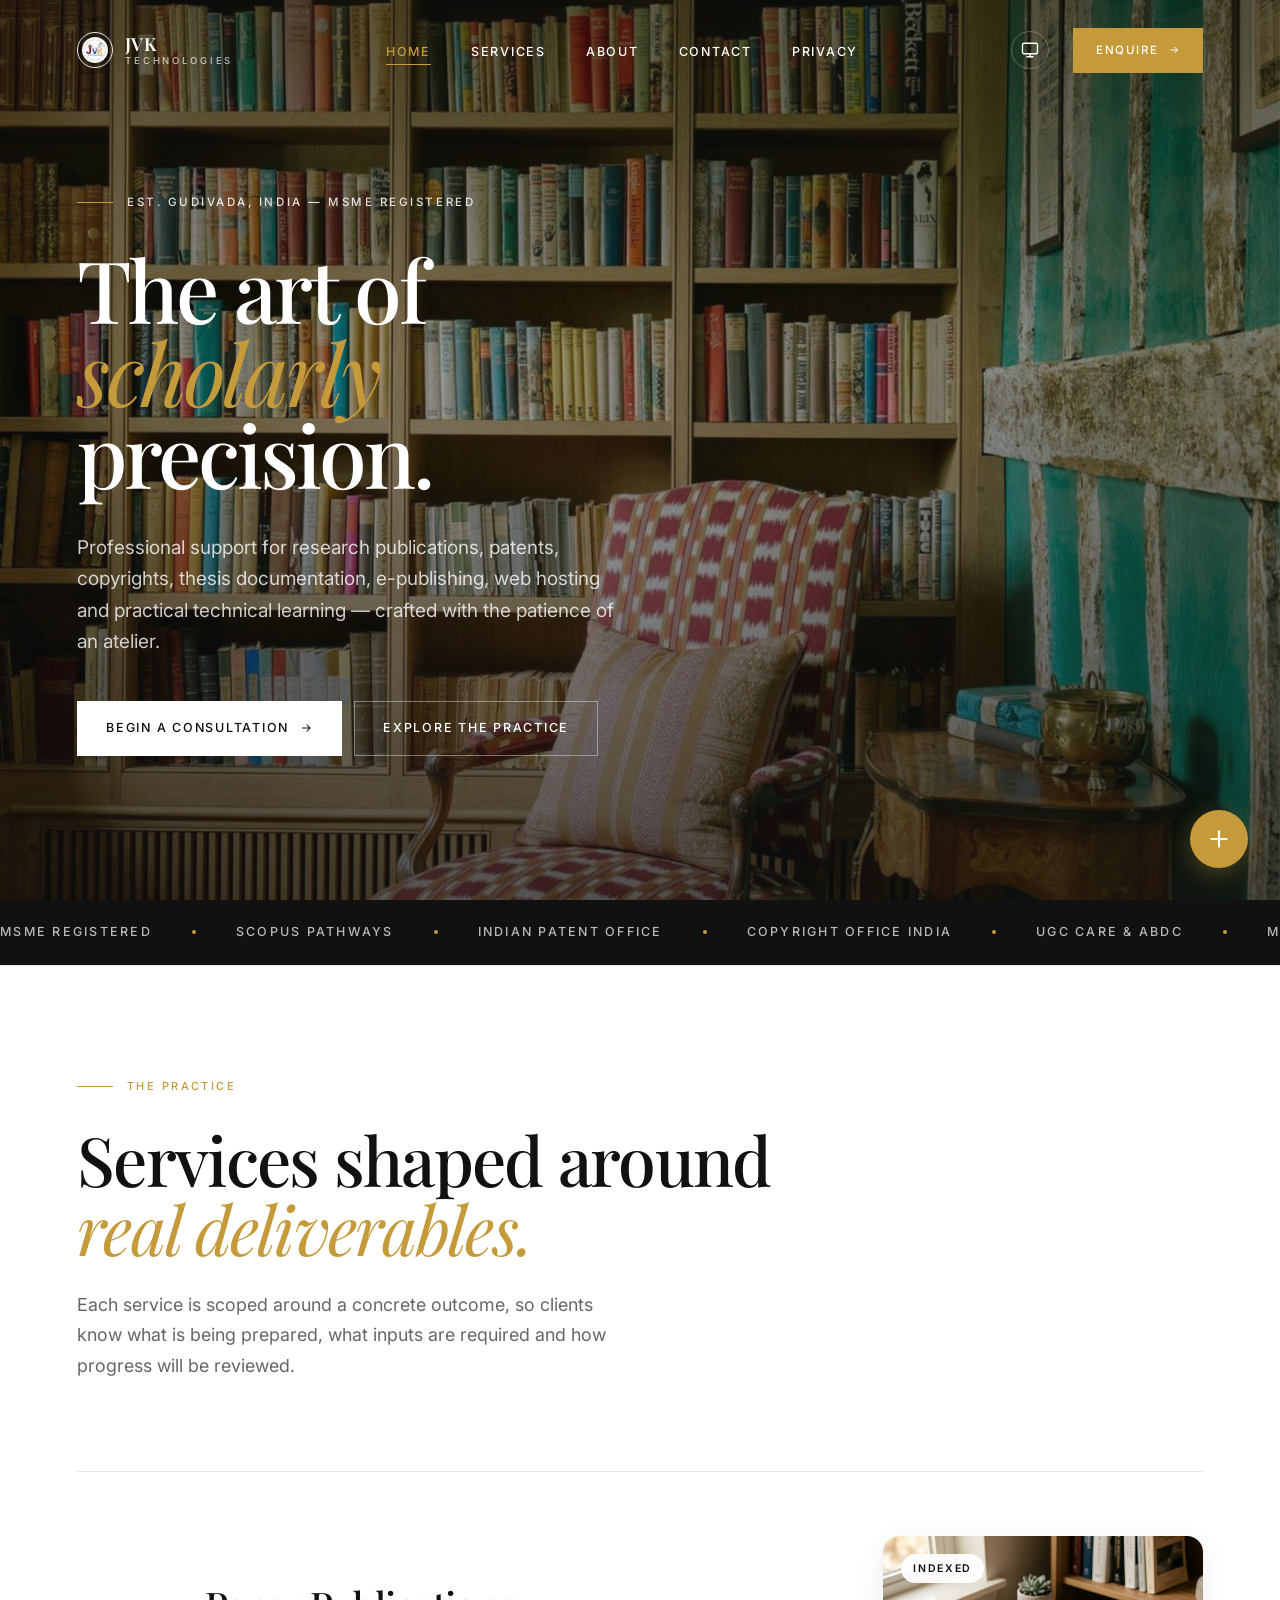
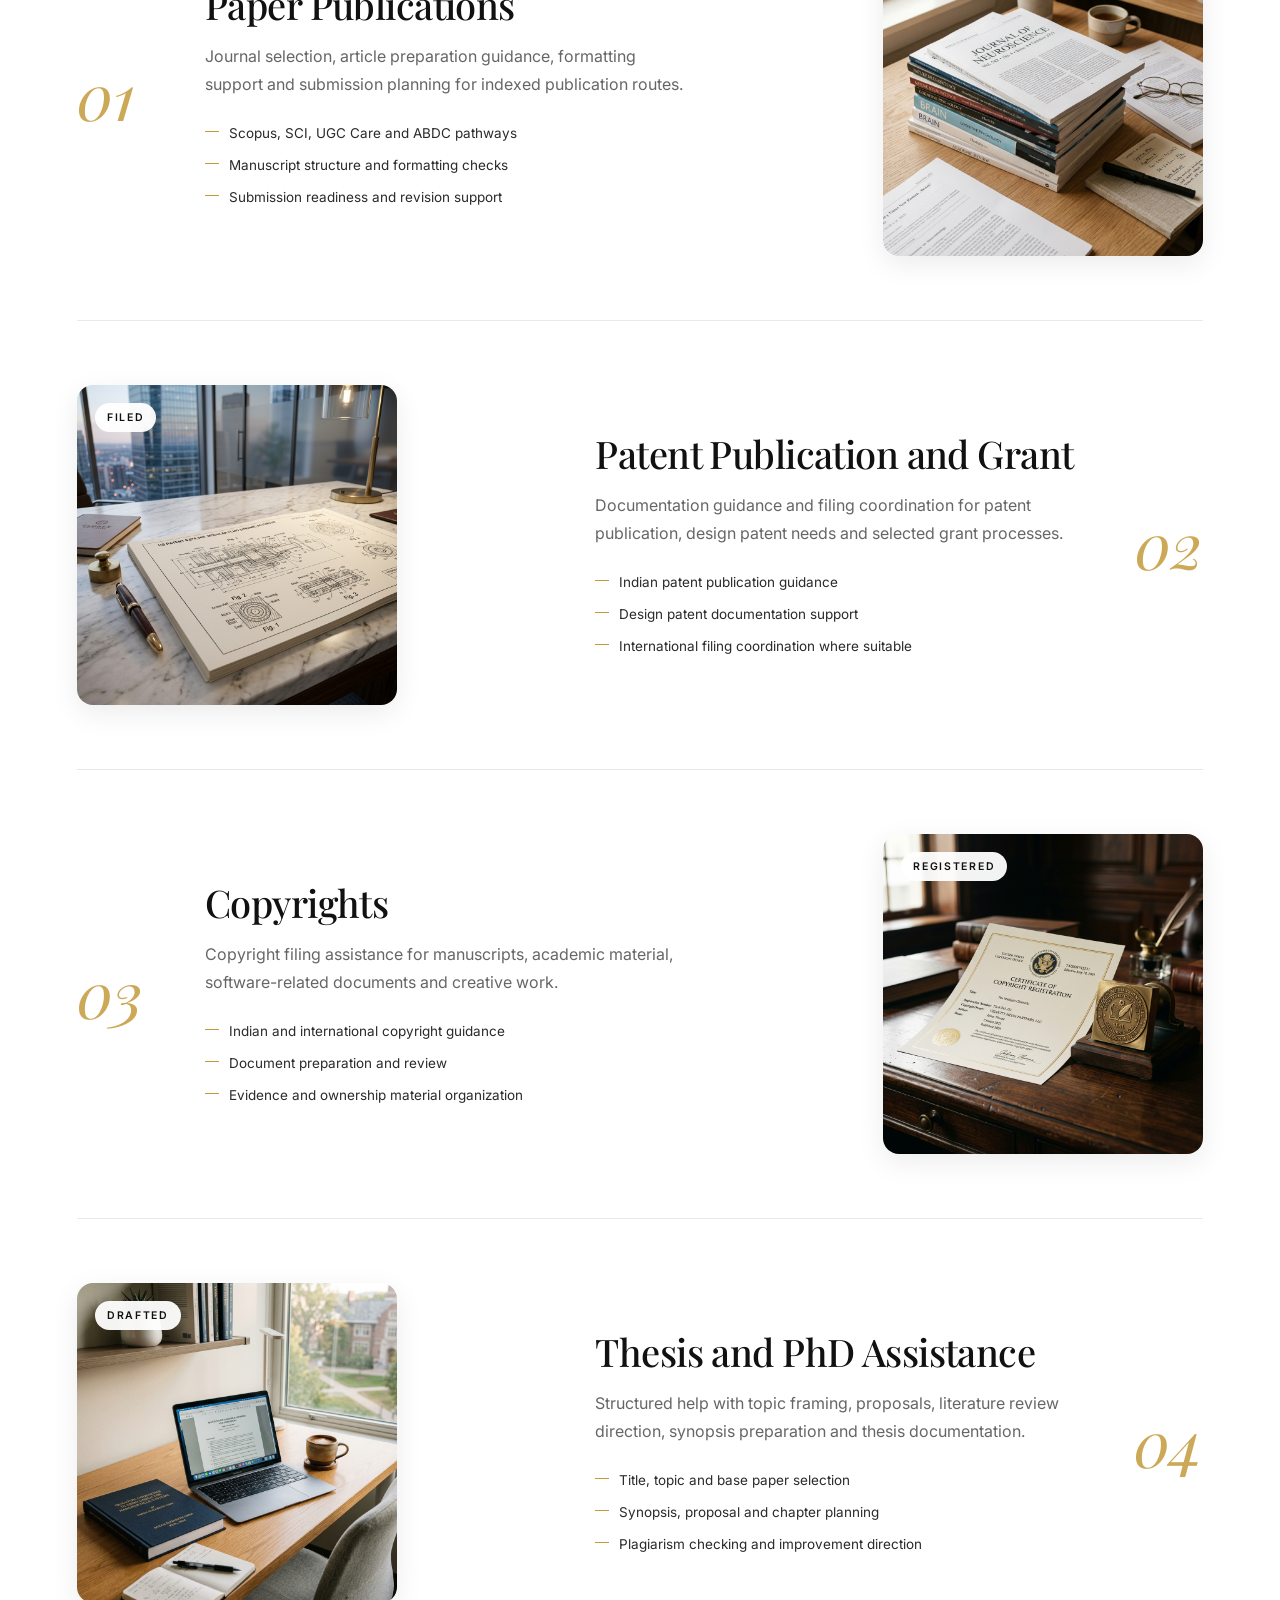
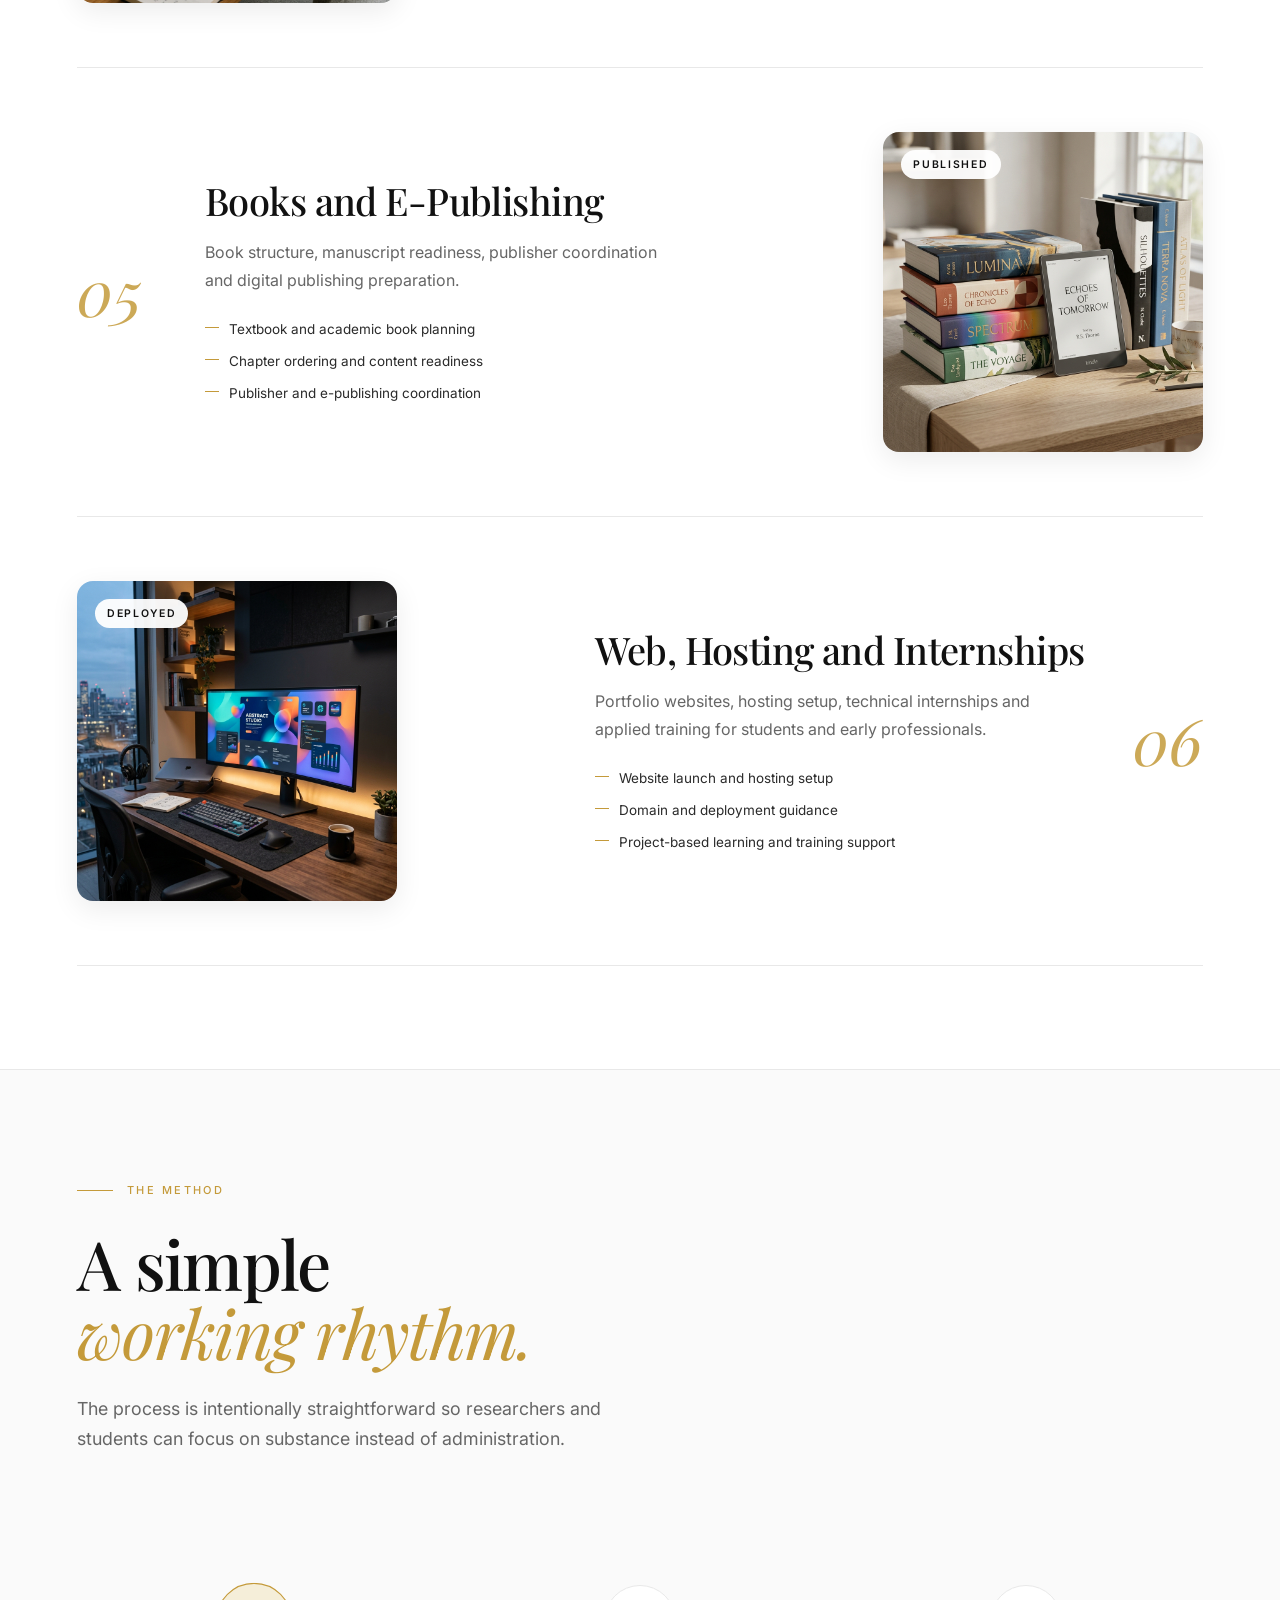
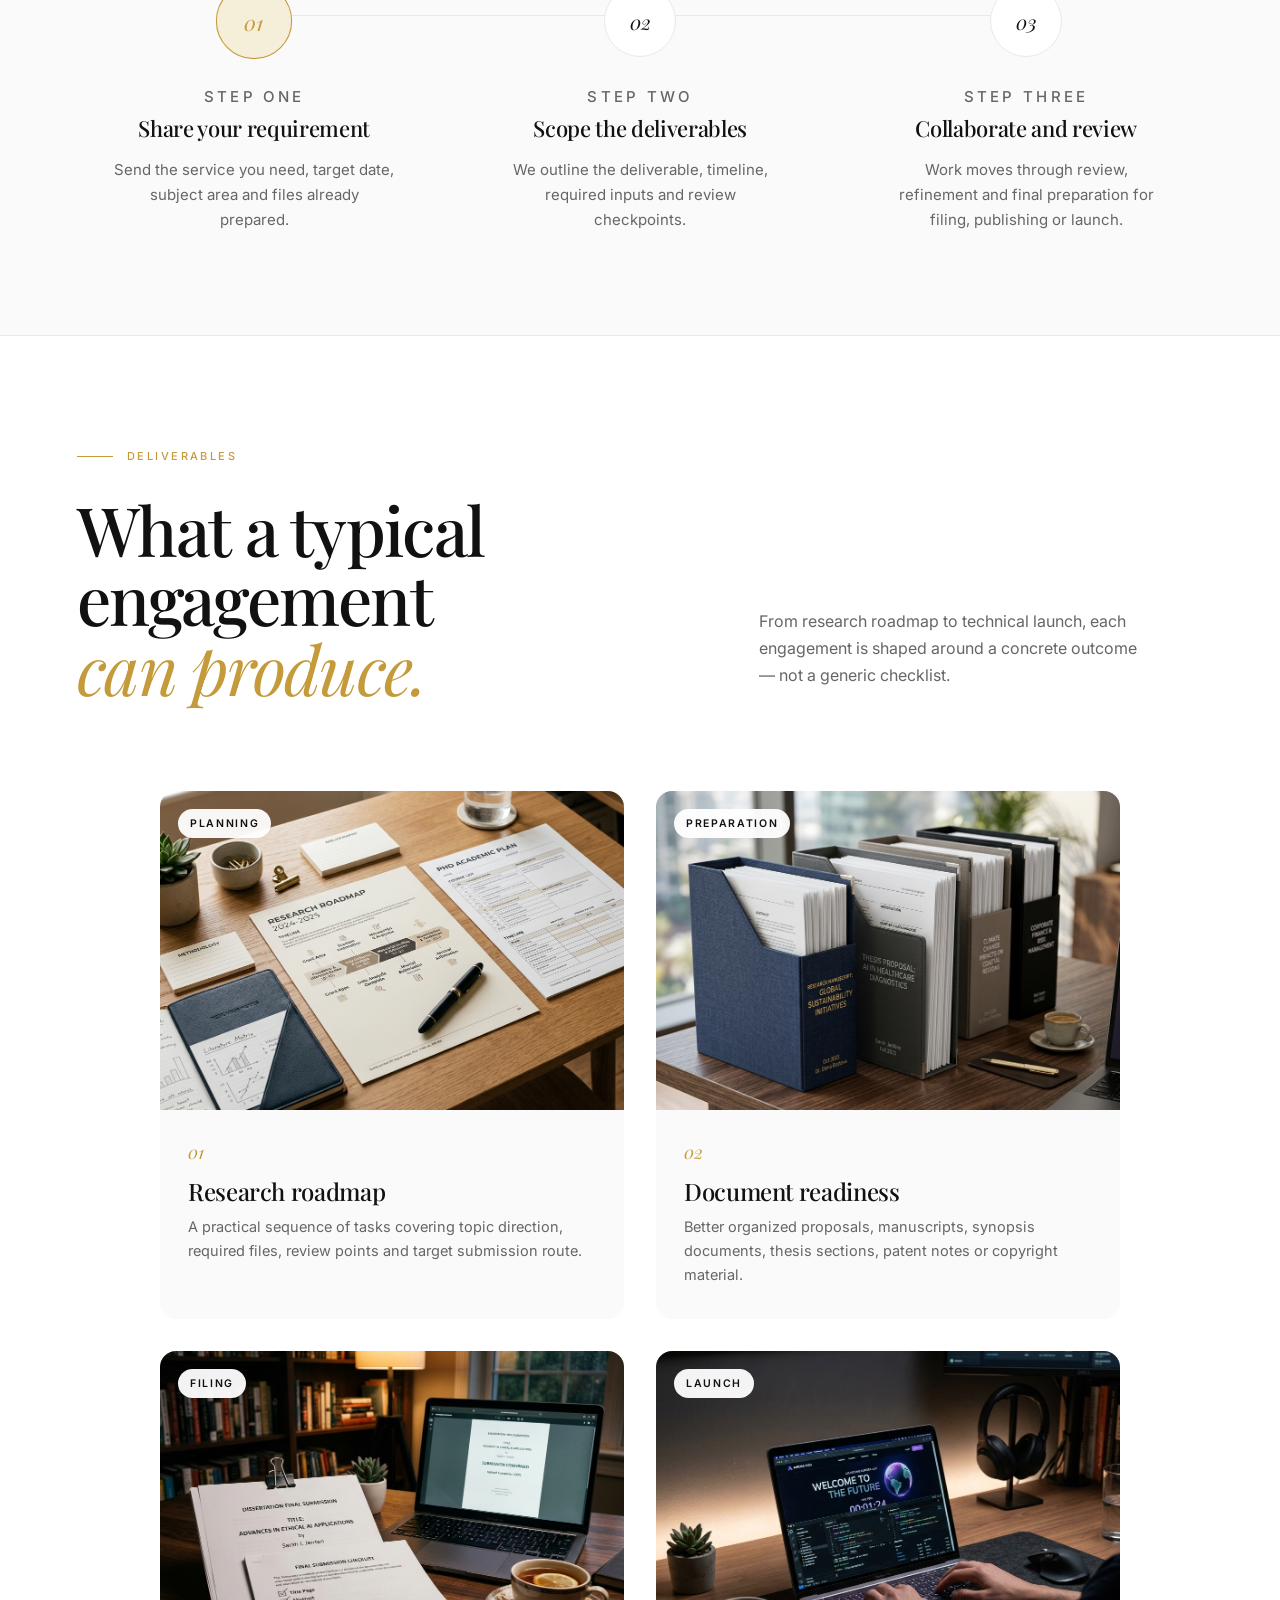
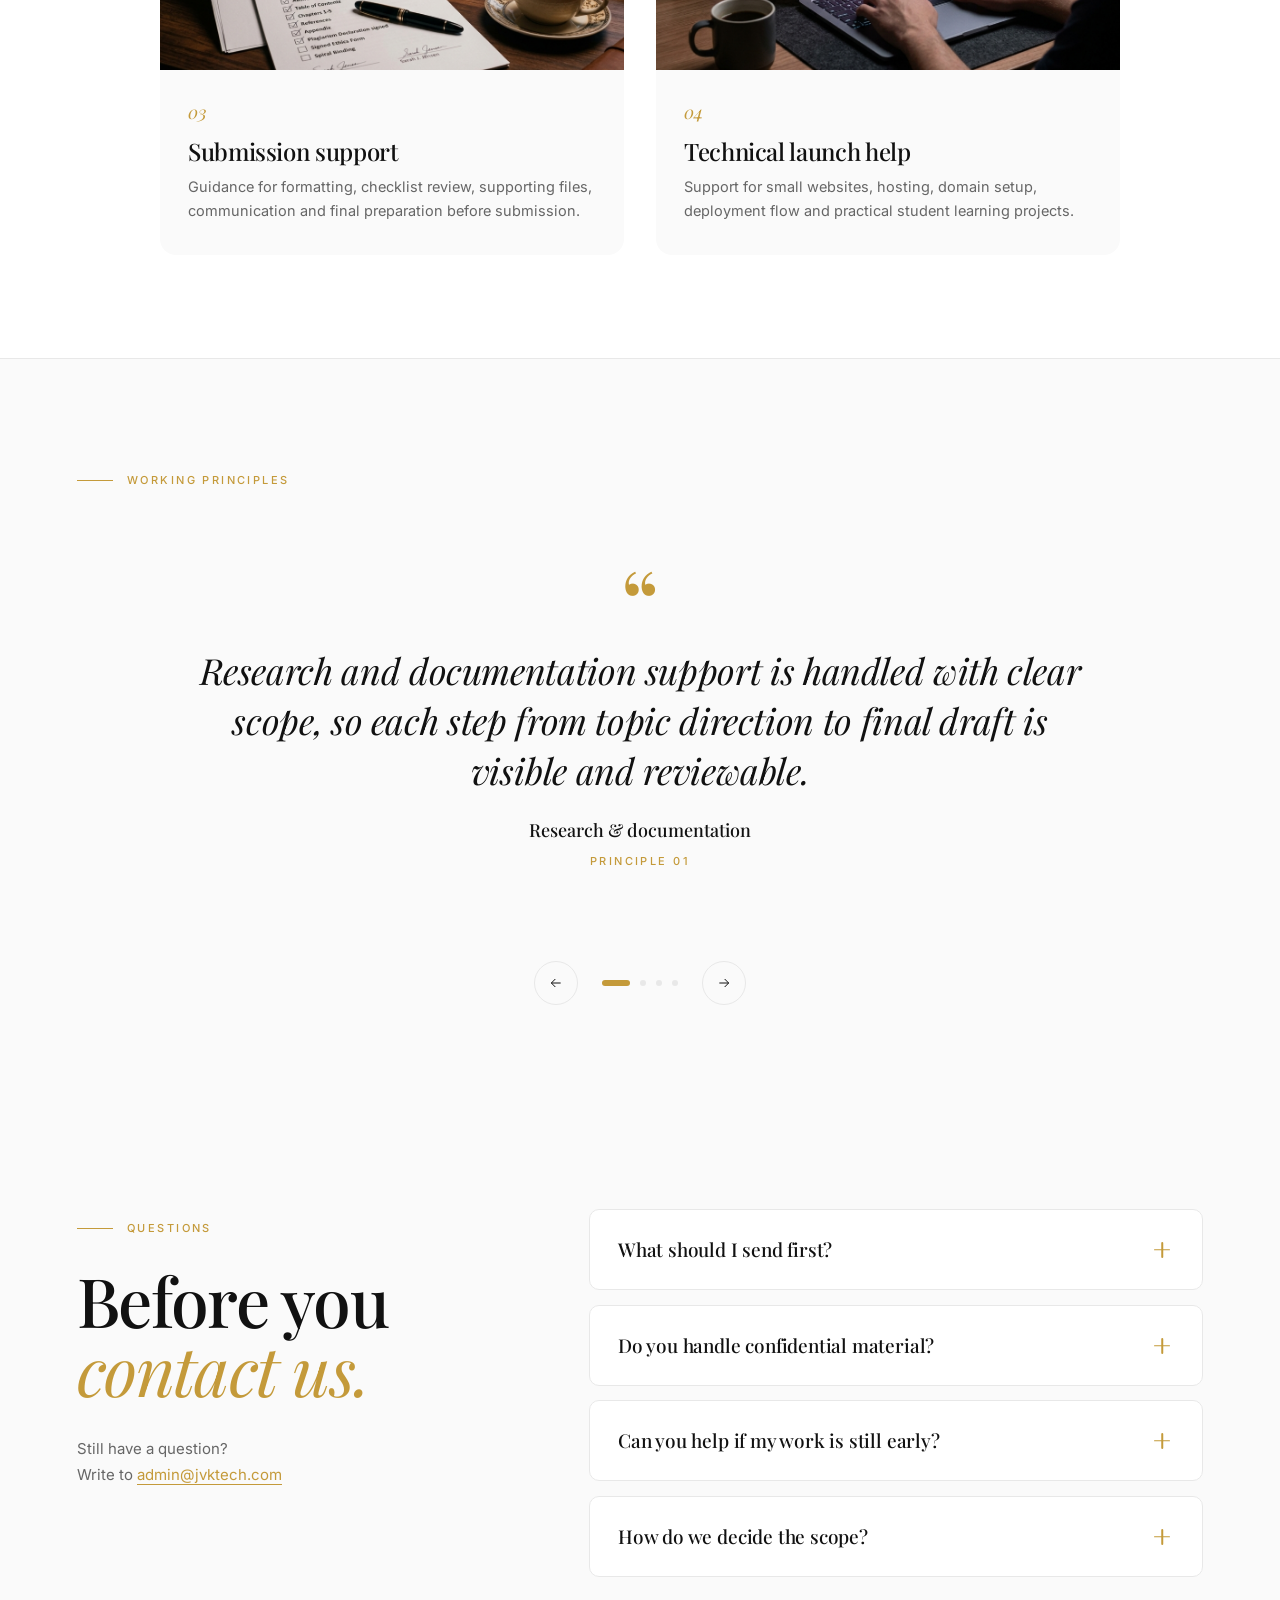
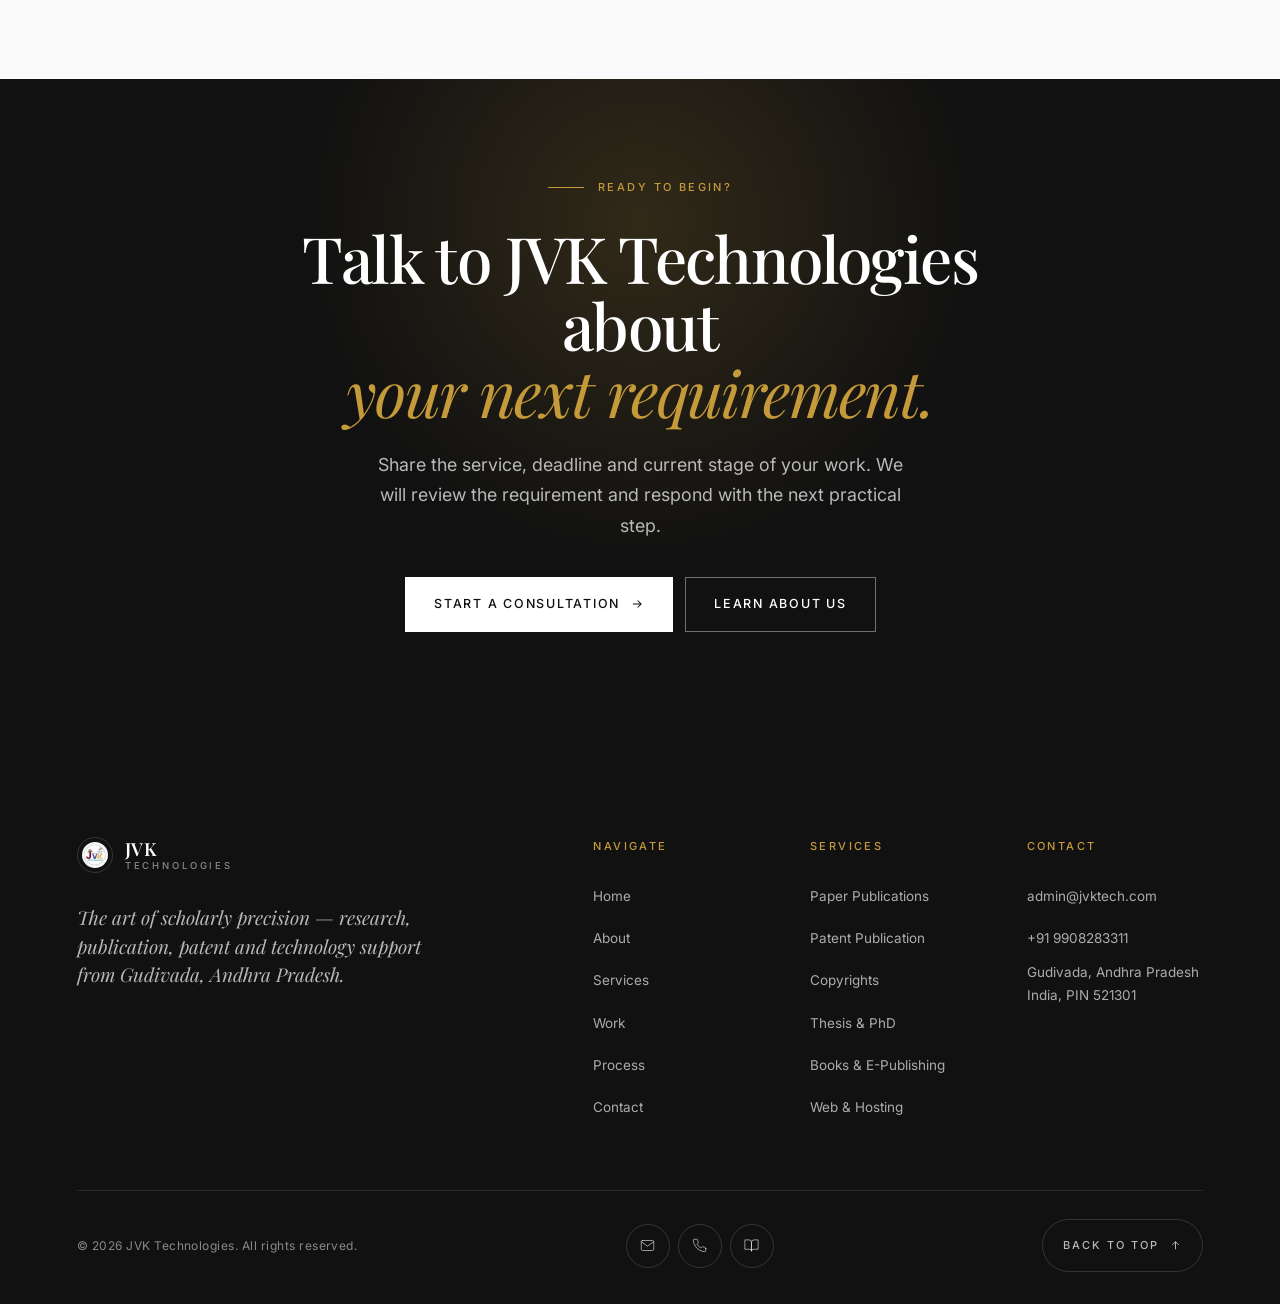
<file: index.html>
<!doctype html>
<html lang="en">

<head>
  <meta charset="utf-8">
  <meta name="viewport" content="width=device-width, initial-scale=1">
  <title>JVK Technologies — Research, Publishing &amp; Patent Support</title>
  <meta name="description"
    content="JVK Technologies helps scholars, researchers, students and institutions with publications, patents, copyrights, thesis support, plagiarism checks and technical training.">
  <meta name="keywords"
    content="JVK Technologies, research publication support, patent support India, copyright registration, thesis assistance, PhD support, plagiarism checking, academic publishing, web hosting Gudivada">
  <meta name="robots" content="index, follow">
  <meta name="author" content="JVK Technologies">
  <link rel="canonical" href="https://jvktech.com/">
  <meta property="og:type" content="website">
  <meta property="og:site_name" content="JVK Technologies">
  <meta property="og:title" content="JVK Technologies — Research, Publishing &amp; Patent Support">
  <meta property="og:description"
    content="Academic publication, patent, copyright, thesis, e-publishing, web hosting and technical training support from JVK Technologies.">
  <meta property="og:url" content="https://jvktech.com/">
  <meta property="og:image" content="https://jvktech.com/images/library-1.jpg">
  <meta name="twitter:card" content="summary_large_image">
  <meta name="twitter:title" content="JVK Technologies — Research, Publishing &amp; Patent Support">
  <meta name="twitter:description"
    content="Support for research publications, patents, copyrights, thesis documentation, e-publishing and technical services.">
  <meta name="twitter:image" content="https://jvktech.com/images/library-1.jpg">
  <link rel="icon" href="assets/jvk-logo.png">
  <link rel="preconnect" href="https://fonts.googleapis.com">
  <link rel="preconnect" href="https://fonts.gstatic.com" crossorigin>
  <link rel="stylesheet"
    href="https://fonts.googleapis.com/css2?family=Playfair+Display:ital,wght@0,400;0,500;0,600;0,700;0,800;0,900;1,400;1,500;1,600&family=Inter:wght@300;400;500;600;700&display=swap">
  <link rel="stylesheet" href="css/style.css">
  <link rel="stylesheet" href="css/animations.css">
  <link rel="stylesheet" href="css/responsive.css">
  <script>!function () { var t = localStorage.getItem('jvk-theme') || 'system'; var e = t === 'system' ? (matchMedia('(prefers-color-scheme:dark)').matches ? 'dark' : 'light') : t; document.documentElement.setAttribute('data-theme', e) }()</script>
  <script type="application/ld+json">
      {
        "@context": "https://schema.org",
        "@type": "ProfessionalService",
        "name": "JVK Technologies",
        "url": "https://jvktech.com/",
        "logo": "https://jvktech.com/assets/jvk-logo.png",
        "description": "JVK Technologies provides academic publication support, patent and copyright assistance, thesis guidance, e-publishing, web hosting and technical training.",
        "email": "admin@jvktech.com",
        "telephone": "+91-9908283311",
        "address": {
          "@type": "PostalAddress",
          "addressLocality": "Gudivada",
          "addressRegion": "Andhra Pradesh",
          "postalCode": "521301",
          "addressCountry": "IN"
        },
        "areaServed": "IN",
        "sameAs": ["https://books.jvktech.com/"],
        "hasOfferCatalog": {
          "@type": "OfferCatalog",
          "name": "JVK Technologies services",
          "itemListElement": [
            { "@type": "Offer", "itemOffered": { "@type": "Service", "name": "Research publication support" } },
            { "@type": "Offer", "itemOffered": { "@type": "Service", "name": "Patent publication and grant support" } },
            { "@type": "Offer", "itemOffered": { "@type": "Service", "name": "Copyright registration support" } },
            { "@type": "Offer", "itemOffered": { "@type": "Service", "name": "Thesis and PhD assistance" } },
            { "@type": "Offer", "itemOffered": { "@type": "Service", "name": "Web hosting and technical training" } }
          ]
        }
      }
    </script>
</head>

<body>

  <!-- ============== PAGE LOADER ============== -->
  <div class="page-loader" id="pageLoader" aria-hidden="true">
    <div class="loader-inner">
      <div class="loader-mark">
        <span class="loader-line"></span>
        <span class="loader-line"></span>
      </div>
      <p class="loader-text">JVK Technologies</p>
    </div>
  </div>



  <!-- ============== HEADER / NAVIGATION ============== -->
  <header class="site-header" id="siteHeader">
    <div class="header-inner">
      <a href="index.html" class="brand" aria-label="JVK Technologies home" data-magnetic>
        <span class="brand-mark">
          <img src="assets/jvk-logo.png" alt="JVK Technologies" width="28" height="28">
        </span>
        <span class="brand-text">
          <span class="brand-name">JVK</span>
          <span class="brand-sub">Technologies</span>
        </span>
      </a>

      <nav class="primary-nav" id="primaryNav" aria-label="Primary">
        <ul class="nav-list">
          <li><a href="index.html" class="nav-link" data-navlink aria-current="page">Home<span
                class="nav-underline"></span></a></li>
          <li class="has-mega">
            <a href="index.html#services" class="nav-link" data-navlink>Services<span class="nav-underline"></span></a>
            <!-- Mega menu -->
            <div class="mega-menu" aria-hidden="true">
              <div class="mega-inner">
                <div class="mega-col">
                  <p class="mega-label">Academic</p>
                  <a href="index.html#services" class="mega-item">
                    <span class="mega-num">01</span>
                    <span class="mega-name">Paper Publications</span>
                  </a>
                  <a href="index.html#services" class="mega-item">
                    <span class="mega-num">02</span>
                    <span class="mega-name">Thesis &amp; PhD</span>
                  </a>
                  <a href="index.html#services" class="mega-item">
                    <span class="mega-num">03</span>
                    <span class="mega-name">Books &amp; E-Publishing</span>
                  </a>
                </div>
                <div class="mega-col">
                  <p class="mega-label">Intellectual Property</p>
                  <a href="index.html#services" class="mega-item">
                    <span class="mega-num">04</span>
                    <span class="mega-name">Patent Publication</span>
                  </a>
                  <a href="index.html#services" class="mega-item">
                    <span class="mega-num">05</span>
                    <span class="mega-name">Copyrights</span>
                  </a>
                </div>
                <div class="mega-col">
                  <p class="mega-label">Technology</p>
                  <a href="index.html#services" class="mega-item">
                    <span class="mega-num">06</span>
                    <span class="mega-name">Web, Hosting &amp; Internships</span>
                  </a>
                </div>
                <div class="mega-cta">
                  <p class="mega-cta-label">Begin a conversation</p>
                  <a href="contact.html" class="mega-cta-link">
                    Start a consultation
                    <svg width="14" height="14" viewBox="0 0 24 24" fill="none" stroke="currentColor"
                      stroke-width="1.6">
                      <path d="M5 12h14M13 6l6 6-6 6" />
                    </svg>
                  </a>
                </div>
              </div>
            </div>
          </li>
          <li><a href="about.html" class="nav-link" data-navlink>About<span class="nav-underline"></span></a></li>
          <li><a href="contact.html" class="nav-link" data-navlink>Contact<span class="nav-underline"></span></a></li>
          <li><a href="privacy-policy.html" class="nav-link" data-navlink>Privacy<span class="nav-underline"></span></a>
          </li>
        </ul>
      </nav>

      <div class="header-cta">
        <button class="theme-toggle" id="themeToggle" type="button" aria-label="Toggle theme">
          <svg class="icon-sun" viewBox="0 0 24 24" fill="none" stroke="currentColor" stroke-width="1.8"
            stroke-linecap="round" stroke-linejoin="round">
            <circle cx="12" cy="12" r="5" />
            <line x1="12" y1="1" x2="12" y2="3" />
            <line x1="12" y1="21" x2="12" y2="23" />
            <line x1="4.22" y1="4.22" x2="5.64" y2="5.64" />
            <line x1="18.36" y1="18.36" x2="19.78" y2="19.78" />
            <line x1="1" y1="12" x2="3" y2="12" />
            <line x1="21" y1="12" x2="23" y2="12" />
            <line x1="4.22" y1="19.78" x2="5.64" y2="18.36" />
            <line x1="18.36" y1="5.64" x2="19.78" y2="4.22" />
          </svg>
          <svg class="icon-moon" viewBox="0 0 24 24" fill="none" stroke="currentColor" stroke-width="1.8"
            stroke-linecap="round" stroke-linejoin="round">
            <path d="M21 12.79A9 9 0 1111.21 3 7 7 0 0021 12.79z" />
          </svg>
          <svg class="icon-system" viewBox="0 0 24 24" fill="none" stroke="currentColor" stroke-width="1.8"
            stroke-linecap="round" stroke-linejoin="round">
            <rect x="2" y="3" width="20" height="14" rx="2" ry="2" />
            <line x1="8" y1="21" x2="16" y2="21" />
            <line x1="12" y1="17" x2="12" y2="21" />
          </svg>
        </button>
        <a href="contact.html" class="btn btn-gold btn-magnetic" data-magnetic>
          <span>Enquire</span>
          <svg width="12" height="12" viewBox="0 0 24 24" fill="none" stroke="currentColor" stroke-width="2">
            <path d="M5 12h14M13 6l6 6-6 6" />
          </svg>
        </a>
      </div>

      <button class="menu-toggle" id="menuToggle" type="button" aria-expanded="false" aria-controls="mobileMenu"
        aria-label="Open menu">
        <span></span><span></span>
      </button>
    </div>
  </header>

  <!-- ============== MOBILE MENU ============== -->
  <div class="mobile-menu" id="mobileMenu" aria-hidden="true">
    <div class="mobile-menu-inner">
      <nav class="mobile-nav" aria-label="Mobile">
        <a href="index.html">Home</a>
        <a href="about.html">About</a>
        <a href="index.html#services">Services</a>
        <a href="contact.html">Contact</a>
        <a href="privacy-policy.html">Privacy</a>
        <a href="contact.html" class="mobile-cta">Enquire</a>
      </nav>
      <div class="mobile-meta">
        <a href="mailto:admin@jvktech.com">admin@jvktech.com</a>
        <a href="tel:+919908283311">+91 9908283311</a>
        <p>Gudivada, Andhra Pradesh, India</p>
      </div>
    </div>
  </div>

  <main id="top">

    <!-- ============== HERO ============== -->
    <section class="hero" id="hero">
      <div class="hero-media">
        <img src="images/library-1.jpg" alt="Elegant library interior" class="hero-image" data-parallax="0.15">
        <div class="hero-overlay"></div>
      </div>
      <div class="hero-grain" aria-hidden="true"></div>

      <div class="hero-content">
        <p class="hero-eyebrow" data-reveal>
          <span class="eyebrow-line"></span>
          Est. Gudivada, India — MSME Registered
        </p>
        <h1 class="hero-title">
          <span class="title-line" data-reveal-line="0">The art of</span>
          <span class="title-line title-serif" data-reveal-line="1">scholarly</span>
          <span class="title-line" data-reveal-line="2">precision.</span>
        </h1>
        <p class="hero-copy" data-reveal>
          Professional support for research publications, patents, copyrights, thesis documentation, e-publishing, web
          hosting and practical technical learning — crafted with the patience of an atelier.
        </p>
        <div class="hero-actions" data-reveal>
          <a href="contact.html" class="btn btn-dark btn-magnetic" data-magnetic>
            <span>Begin a consultation</span>
            <svg width="14" height="14" viewBox="0 0 24 24" fill="none" stroke="currentColor" stroke-width="1.8">
              <path d="M5 12h14M13 6l6 6-6 6" />
            </svg>
          </a>
          <a href="#services" class="btn btn-ghost btn-magnetic" data-magnetic>
            <span>Explore the practice</span>
          </a>
        </div>
      </div>


    </section>

    <!-- ============== CREDENTIALS STRIP ============== -->
    <section class="credentials" aria-label="Credentials">
      <div class="credentials-track">
        <span>MSME Registered</span><span class="cred-dot"></span>
        <span>Scopus Pathways</span><span class="cred-dot"></span>
        <span>Indian Patent Office</span><span class="cred-dot"></span>
        <span>Copyright Office India</span><span class="cred-dot"></span>
        <span>UGC Care &amp; ABDC</span><span class="cred-dot"></span>
        <span>MSME Registered</span><span class="cred-dot"></span>
        <span>Scopus Pathways</span><span class="cred-dot"></span>
        <span>Indian Patent Office</span><span class="cred-dot"></span>
        <span>Copyright Office India</span><span class="cred-dot"></span>
        <span>UGC Care &amp; ABDC</span><span class="cred-dot"></span>
      </div>
    </section>

    <!-- ============== SERVICES ============== -->
    <section class="services" id="services">
      <div class="container">
        <div class="services-head">
          <p class="section-eyebrow" data-reveal>
            <span class="eyebrow-line"></span>
            The Practice
          </p>
          <h2 class="display-heading" data-reveal>
            Services shaped around<br>
            <em>real deliverables.</em>
          </h2>
          <p class="section-lead" data-reveal>
            Each service is scoped around a concrete outcome, so clients know what is being prepared, what inputs are
            required and how progress will be reviewed.
          </p>
        </div>

        <div class="services-list">

          <article class="service-item" data-reveal>
            <div class="service-index"><span>01</span></div>
            <div class="service-content">
              <h3 class="service-title">Paper Publications</h3>
              <p class="service-desc">Journal selection, article preparation guidance, formatting support and submission
                planning for indexed publication routes.</p>
              <ul class="service-meta">
                <li>Scopus, SCI, UGC Care and ABDC pathways</li>
                <li>Manuscript structure and formatting checks</li>
                <li>Submission readiness and revision support</li>
              </ul>
            </div>
            <div class="service-plate">
              <img src="images/service-1.png" alt="Library" loading="lazy">
              <span class="plate-tag">Indexed</span>
            </div>
          </article>

          <article class="service-item service-reverse" data-reveal>
            <div class="service-index"><span>02</span></div>
            <div class="service-content">
              <h3 class="service-title" style="white-space: nowrap;">Patent Publication and Grant</h3>
              <p class="service-desc">Documentation guidance and filing coordination for patent publication, design
                patent needs and selected grant processes.</p>
              <ul class="service-meta">
                <li>Indian patent publication guidance</li>
                <li>Design patent documentation support</li>
                <li>International filing coordination where suitable</li>
              </ul>
            </div>
            <div class="service-plate">
              <img src="images/service-2.png" alt="Marble" loading="lazy">
              <span class="plate-tag">Filed</span>
            </div>
          </article>

          <article class="service-item" data-reveal>
            <div class="service-index"><span>03</span></div>
            <div class="service-content">
              <h3 class="service-title">Copyrights</h3>
              <p class="service-desc">Copyright filing assistance for manuscripts, academic material, software-related
                documents and creative work.</p>
              <ul class="service-meta">
                <li>Indian and international copyright guidance</li>
                <li>Document preparation and review</li>
                <li>Evidence and ownership material organization</li>
              </ul>
            </div>
            <div class="service-plate">
              <img src="images/service-3.png" alt="Marble interior" loading="lazy">
              <span class="plate-tag">Registered</span>
            </div>
          </article>

          <article class="service-item service-reverse" data-reveal>
            <div class="service-index"><span>04</span></div>
            <div class="service-content">
              <h3 class="service-title">Thesis and PhD Assistance</h3>
              <p class="service-desc">Structured help with topic framing, proposals, literature review direction,
                synopsis preparation and thesis documentation.</p>
              <ul class="service-meta">
                <li>Title, topic and base paper selection</li>
                <li>Synopsis, proposal and chapter planning</li>
                <li>Plagiarism checking and improvement direction</li>
              </ul>
            </div>
            <div class="service-plate">
              <img src="images/service-4.png" alt="Studio workspace" loading="lazy">
              <span class="plate-tag">Drafted</span>
            </div>
          </article>

          <article class="service-item" data-reveal>
            <div class="service-index"><span>05</span></div>
            <div class="service-content">
              <h3 class="service-title">Books and E-Publishing</h3>
              <p class="service-desc">Book structure, manuscript readiness, publisher coordination and digital
                publishing preparation.</p>
              <ul class="service-meta">
                <li>Textbook and academic book planning</li>
                <li>Chapter ordering and content readiness</li>
                <li>Publisher and e-publishing coordination</li>
              </ul>
            </div>
            <div class="service-plate">
              <img src="images/service-5.png" alt="Library" loading="lazy">
              <span class="plate-tag">Published</span>
            </div>
          </article>

          <article class="service-item service-reverse" data-reveal>
            <div class="service-index"><span>06</span></div>
            <div class="service-content">
              <h3 class="service-title" style="white-space: nowrap;">Web, Hosting and Internships</h3>
              <p class="service-desc">Portfolio websites, hosting setup, technical internships and applied training for
                students and early professionals.</p>
              <ul class="service-meta">
                <li>Website launch and hosting setup</li>
                <li>Domain and deployment guidance</li>
                <li>Project-based learning and training support</li>
              </ul>
            </div>
            <div class="service-plate">
              <img src="images/service-6.png" alt="Office workspace" loading="lazy">
              <span class="plate-tag">Deployed</span>
            </div>
          </article>

        </div>
      </div>
    </section>

    <!-- ============== PROCESS ============== -->
    <section class="process" id="process">
      <div class="container">
        <div class="process-head">
          <p class="section-eyebrow" data-reveal>
            <span class="eyebrow-line"></span>
            The Method
          </p>
          <h2 class="display-heading" data-reveal>
            A simple<br>
            <em>working rhythm.</em>
          </h2>
          <p class="section-lead" data-reveal>
            The process is intentionally straightforward so researchers and students can focus on substance instead of
            administration.
          </p>
        </div>

        <div class="process-steps">
          <div class="process-rail" aria-hidden="true"><span class="process-fill" id="processFill"></span></div>

          <article class="process-step" data-reveal>
            <div class="process-marker"><span>01</span></div>
            <div class="process-body">
              <p class="process-kicker">Step One</p>
              <h3>Share your requirement</h3>
              <p>Send the service you need, target date, subject area and files already prepared.</p>
            </div>
          </article>

          <article class="process-step" data-reveal>
            <div class="process-marker"><span>02</span></div>
            <div class="process-body">
              <p class="process-kicker">Step Two</p>
              <h3>Scope the deliverables</h3>
              <p>We outline the deliverable, timeline, required inputs and review checkpoints.</p>
            </div>
          </article>

          <article class="process-step" data-reveal>
            <div class="process-marker"><span>03</span></div>
            <div class="process-body">
              <p class="process-kicker">Step Three</p>
              <h3>Collaborate and review</h3>
              <p>Work moves through review, refinement and final preparation for filing, publishing or launch.</p>
            </div>
          </article>
        </div>
      </div>
    </section>

    <!-- ============== SHOWCASE / WORK ============== -->
    <section class="work" id="work">
      <div class="container">
        <div class="work-head">
          <div>
            <p class="section-eyebrow" data-reveal>
              <span class="eyebrow-line"></span>
              Deliverables
            </p>
            <h2 class="display-heading" data-reveal>
              What a typical<br>
              engagement<br>
              <em>can produce.</em>
            </h2>
          </div>
          <p class="work-aside" data-reveal>
            From research roadmap to technical launch, each engagement is shaped around a concrete outcome — not a
            generic checklist.
          </p>
        </div>

        <div class="work-grid">
          <article class="work-card" data-reveal>
            <div class="work-image">
              <img src="images/work-1.png" alt="Research roadmap" loading="lazy">
              <span class="work-tag">Planning</span>
            </div>
            <div class="work-body">
              <span class="work-num">01</span>
              <h3>Research roadmap</h3>
              <p>A practical sequence of tasks covering topic direction, required files, review points and target
                submission route.</p>
            </div>
          </article>

          <article class="work-card" data-reveal>
            <div class="work-image">
              <img src="images/work-2.png" alt="Document readiness" loading="lazy">
              <span class="work-tag">Preparation</span>
            </div>
            <div class="work-body">
              <span class="work-num">02</span>
              <h3>Document readiness</h3>
              <p>Better organized proposals, manuscripts, synopsis documents, thesis sections, patent notes or copyright
                material.</p>
            </div>
          </article>

          <article class="work-card" data-reveal>
            <div class="work-image">
              <img src="images/work-3.png" alt="Submission support" loading="lazy">
              <span class="work-tag">Filing</span>
            </div>
            <div class="work-body">
              <span class="work-num">03</span>
              <h3>Submission support</h3>
              <p>Guidance for formatting, checklist review, supporting files, communication and final preparation before
                submission.</p>
            </div>
          </article>

          <article class="work-card" data-reveal>
            <div class="work-image">
              <img src="images/work-4.png" alt="Technical launch" loading="lazy">
              <span class="work-tag">Launch</span>
            </div>
            <div class="work-body">
              <span class="work-num">04</span>
              <h3>Technical launch help</h3>
              <p>Support for small websites, hosting, domain setup, deployment flow and practical student learning
                projects.</p>
            </div>
          </article>
        </div>
      </div>
    </section>

    <!-- ============== TESTIMONIALS / QUOTE SLIDER ============== -->
    <section class="testimonials" id="testimonials">
      <div class="container">
        <div class="testimonials-head">
          <p class="section-eyebrow" data-reveal>
            <span class="eyebrow-line"></span>
            Working Principles
          </p>
        </div>
        <div class="quote-slider" id="quoteSlider" aria-live="polite">
          <div class="quote-stage">
            <article class="quote-slide is-active" data-slide="0">
              <p class="quote-mark">&ldquo;</p>
              <blockquote class="quote-text">Research and documentation support is handled with clear scope, so each
                step from topic direction to final draft is visible and reviewable.</blockquote>
              <div class="quote-meta">
                <span class="quote-name">Research &amp; documentation</span>
                <span class="quote-role">Principle 01</span>
              </div>
            </article>
            <article class="quote-slide" data-slide="1">
              <p class="quote-mark">&ldquo;</p>
              <blockquote class="quote-text">Private handling of client material — research drafts, invention notes,
                academic files and client details are treated as confidential working material.</blockquote>
              <div class="quote-meta">
                <span class="quote-name">Confidentiality</span>
                <span class="quote-role">Principle 02</span>
              </div>
            </article>
            <article class="quote-slide" data-slide="2">
              <p class="quote-mark">&ldquo;</p>
              <blockquote class="quote-text">Review discussions at important milestones keep the work aligned with the
                goal, the timeline and the expected output.</blockquote>
              <div class="quote-meta">
                <span class="quote-name">Milestone reviews</span>
                <span class="quote-role">Principle 03</span>
              </div>
            </article>
            <article class="quote-slide" data-slide="3">
              <p class="quote-mark">&ldquo;</p>
              <blockquote class="quote-text">Publication and filing guidance stays practical — formatting checks,
                checklists, supporting files and final preparation before submission.</blockquote>
              <div class="quote-meta">
                <span class="quote-name">Publication &amp; filing</span>
                <span class="quote-role">Principle 04</span>
              </div>
            </article>
          </div>
          <div class="quote-controls">
            <button class="quote-arrow" id="quotePrev" type="button" aria-label="Previous">
              <svg width="16" height="16" viewBox="0 0 24 24" fill="none" stroke="currentColor" stroke-width="1.5">
                <path d="M19 12H5M11 18l-6-6 6-6" />
              </svg>
            </button>
            <div class="quote-dots" id="quoteDots" role="tablist"></div>
            <button class="quote-arrow" id="quoteNext" type="button" aria-label="Next">
              <svg width="16" height="16" viewBox="0 0 24 24" fill="none" stroke="currentColor" stroke-width="1.5">
                <path d="M5 12h14M13 6l6 6-6 6" />
              </svg>
            </button>
          </div>
        </div>
      </div>
    </section>

    <!-- ============== FAQ ============== -->
    <section class="faq" id="faq">
      <div class="container">
        <div class="faq-grid">
          <div class="faq-aside">
            <p class="section-eyebrow" data-reveal>
              <span class="eyebrow-line"></span>
              Questions
            </p>
            <h2 class="display-heading" data-reveal>
              Before you<br>
              <em>contact us.</em>
            </h2>
            <p class="faq-help" data-reveal>
              Still have a question?<br>
              Write to <a href="mailto:admin@jvktech.com">admin@jvktech.com</a>
            </p>
          </div>
          <div class="faq-list" id="faqList">
            <article class="faq-item" data-reveal>
              <button class="faq-question" type="button" aria-expanded="false" aria-controls="faq1">
                <span>What should I send first?</span>
                <span class="faq-icon" aria-hidden="true"></span>
              </button>
              <div class="faq-answer" id="faq1" role="region">
                <p>A short note with your service requirement, subject area, deadline and any draft or supporting files
                  you already have.</p>
              </div>
            </article>
            <article class="faq-item" data-reveal>
              <button class="faq-question" type="button" aria-expanded="false" aria-controls="faq2">
                <span>Do you handle confidential material?</span>
                <span class="faq-icon" aria-hidden="true"></span>
              </button>
              <div class="faq-answer" id="faq2" role="region">
                <p>Yes. Research drafts, invention notes, academic files and client details are treated as private
                  working material.</p>
              </div>
            </article>
            <article class="faq-item" data-reveal>
              <button class="faq-question" type="button" aria-expanded="false" aria-controls="faq3">
                <span>Can you help if my work is still early?</span>
                <span class="faq-icon" aria-hidden="true"></span>
              </button>
              <div class="faq-answer" id="faq3" role="region">
                <p>Yes. Early-stage support can include topic direction, document structure, planning, checklists and
                  next-step guidance.</p>
              </div>
            </article>
            <article class="faq-item" data-reveal>
              <button class="faq-question" type="button" aria-expanded="false" aria-controls="faq4">
                <span>How do we decide the scope?</span>
                <span class="faq-icon" aria-hidden="true"></span>
              </button>
              <div class="faq-answer" id="faq4" role="region">
                <p>We review your requirement, current material, timeline and expected output before suggesting the next
                  practical step.</p>
              </div>
            </article>
          </div>
        </div>
      </div>
    </section>

    <!-- ============== CTA BAND ============== -->
    <section class="cta-band" id="cta">
      <div class="cta-band-inner">
        <p class="section-eyebrow" data-reveal>
          <span class="eyebrow-line"></span>
          Ready to begin?
        </p>
        <h2 class="cta-band-title" data-reveal>
          Talk to JVK Technologies about<br>
          <em>your next requirement.</em>
        </h2>
        <p class="cta-band-lead" data-reveal>
          Share the service, deadline and current stage of your work. We will review the requirement and respond with
          the next practical step.
        </p>
        <div class="cta-band-actions" data-reveal>
          <a href="contact.html" class="btn btn-dark btn-magnetic" data-magnetic>
            <span>Start a consultation</span>
            <svg width="14" height="14" viewBox="0 0 24 24" fill="none" stroke="currentColor" stroke-width="1.8">
              <path d="M5 12h14M13 6l6 6-6 6" />
            </svg>
          </a>
          <a href="about.html" class="btn btn-ghost btn-magnetic" data-magnetic>
            <span>Learn about us</span>
          </a>
        </div>
      </div>
    </section>

  </main>

  <!-- ============== FOOTER ============== -->
  <footer class="site-footer">
    <div class="container">
      <div class="footer-top">
        <div class="footer-brand">
          <a href="index.html" class="brand" aria-label="JVK Technologies home">
            <span class="brand-mark"><img src="assets/jvk-logo.png" alt="JVK Technologies" width="32"
                height="32"></span>
            <span class="brand-text">
              <span class="brand-name">JVK</span>
              <span class="brand-sub">Technologies</span>
            </span>
          </a>
          <p class="footer-tagline">The art of scholarly precision — research, publication, patent and technology
            support from Gudivada, Andhra Pradesh.</p>
        </div>

        <div class="footer-cols">
          <div class="footer-col">
            <h4>Navigate</h4>
            <ul>
              <li><a href="index.html">Home</a></li>
              <li><a href="about.html">About</a></li>
              <li><a href="index.html#services">Services</a></li>
              <li><a href="index.html#work">Work</a></li>
              <li><a href="index.html#process">Process</a></li>
              <li><a href="contact.html">Contact</a></li>
            </ul>
          </div>
          <div class="footer-col">
            <h4>Services</h4>
            <ul>
              <li><a href="index.html#services">Paper Publications</a></li>
              <li><a href="index.html#services">Patent Publication</a></li>
              <li><a href="index.html#services">Copyrights</a></li>
              <li><a href="index.html#services">Thesis &amp; PhD</a></li>
              <li><a href="index.html#services">Books &amp; E-Publishing</a></li>
              <li><a href="index.html#services">Web &amp; Hosting</a></li>
            </ul>
          </div>
          <div class="footer-col">
            <h4>Contact</h4>
            <ul>
              <li><a href="mailto:admin@jvktech.com">admin@jvktech.com</a></li>

              <li><a href="tel:+919908283311">+91 9908283311</a></li>
              <li class="footer-address">Gudivada, Andhra Pradesh<br>India, PIN 521301</li>
            </ul>
          </div>
        </div>
      </div>

      <div class="footer-rule"></div>

      <div class="footer-bottom">
        <p>&copy; <span id="year">2026</span> JVK Technologies. All rights reserved.</p>
        <div class="footer-social">
          <a href="mailto:admin@jvktech.com" aria-label="Email">
            <svg viewBox="0 0 24 24" fill="none" stroke="currentColor" stroke-width="1.5" stroke-linecap="round"
              stroke-linejoin="round">
              <path d="M4 4h16c1.1 0 2 .9 2 2v12c0 1.1-.9 2-2 2H4c-1.1 0-2-.9-2-2V6c0-1.1.9-2 2-2z" />
              <polyline points="22,6 12,13 2,6" />
            </svg>
          </a>
          <a href="tel:+919908283311" aria-label="Phone">
            <svg viewBox="0 0 24 24" fill="none" stroke="currentColor" stroke-width="1.5" stroke-linecap="round"
              stroke-linejoin="round">
              <path
                d="M22 16.92v3a2 2 0 0 1-2.18 2 19.79 19.79 0 0 1-8.63-3.07 19.5 19.5 0 0 1-6-6 19.79 19.79 0 0 1-3.07-8.67A2 2 0 0 1 4.11 2h3a2 2 0 0 1 2 1.72 12.84 12.84 0 0 0 .7 2.81 2 2 0 0 1-.45 2.11L8.09 9.91a16 16 0 0 0 6 6l1.27-1.27a2 2 0 0 1 2.11-.45 12.84 12.84 0 0 0 2.81.7A2 2 0 0 1 22 16.92z" />
            </svg>
          </a>
          <a href="https://books.jvktech.com/" target="_blank" rel="noopener" aria-label="JVK Books">
            <svg viewBox="0 0 24 24" fill="none" stroke="currentColor" stroke-width="1.5" stroke-linecap="round"
              stroke-linejoin="round">
              <path d="M2 3h6a4 4 0 0 1 4 4v14a3 3 0 0 0-3-3H2z" />
              <path d="M22 3h-6a4 4 0 0 0-4 4v14a3 3 0 0 1 3-3h7z" />
            </svg>
          </a>
        </div>
        <button class="back-to-top" id="backToTop" type="button" aria-label="Back to top">
          <span>Back to top</span>
          <svg width="13" height="13" viewBox="0 0 24 24" fill="none" stroke="currentColor" stroke-width="1.8">
            <path d="M12 19V5M6 11l6-6 6 6" />
          </svg>
        </button>
      </div>
    </div>
  </footer>

  <!-- Floating contact bubble -->
  <div class="fab-wrap" id="fabWrap">
    <div class="fab-options">
      <a href="https://wa.me/919908283311" target="_blank" rel="noopener" class="fab-option" aria-label="WhatsApp">
        <svg class="fab-icon-wa" viewBox="0 0 24 24" fill="currentColor">
          <path
            d="M17.472 14.382c-.297-.149-1.758-.867-2.03-.967-.273-.099-.471-.148-.67.15-.197.297-.767.966-.94 1.164-.173.199-.347.223-.644.075-.297-.15-1.255-.463-2.39-1.475-.883-.788-1.48-1.761-1.653-2.059-.173-.297-.018-.458.13-.606.134-.133.298-.347.446-.52.149-.174.198-.298.298-.497.099-.198.05-.371-.025-.52-.075-.149-.669-1.612-.916-2.207-.242-.579-.487-.5-.669-.51-.173-.008-.371-.01-.57-.01-.198 0-.52.074-.792.372-.272.297-1.04 1.016-1.04 2.479 0 1.462 1.065 2.875 1.213 3.074.149.198 2.096 3.2 5.077 4.487.709.306 1.262.489 1.694.625.712.227 1.36.195 1.871.118.571-.085 1.758-.719 2.006-1.413.248-.694.248-1.289.173-1.413-.074-.124-.272-.198-.57-.347m-5.421 7.403h-.004a9.87 9.87 0 01-5.031-1.378l-.361-.214-3.741.982.998-3.648-.235-.374a9.86 9.86 0 01-1.51-5.26c.001-5.45 4.436-9.884 9.888-9.884 2.64 0 5.122 1.03 6.988 2.898a9.825 9.825 0 012.893 6.994c-.003 5.45-4.437 9.884-9.885 9.884m8.413-18.297A11.815 11.815 0 0012.05 0C5.495 0 .16 5.335.157 11.892c0 2.096.547 4.142 1.588 5.945L.057 24l6.305-1.654a11.882 11.882 0 005.683 1.448h.005c6.554 0 11.89-5.335 11.893-11.893a11.821 11.821 0 00-3.48-8.413z" />
        </svg>
        <span>WhatsApp</span>
      </a>
      <a href="mailto:admin@jvktech.com" class="fab-option" aria-label="Email">
        <svg class="fab-icon-mail" viewBox="0 0 24 24" fill="none" stroke="currentColor" stroke-width="1.8"
          stroke-linecap="round" stroke-linejoin="round">
          <path d="M4 4h16c1.1 0 2 .9 2 2v12c0 1.1-.9 2-2 2H4c-1.1 0-2-.9-2-2V6c0-1.1.9-2 2-2z" />
          <polyline points="22,6 12,13 2,6" />
        </svg>
        <span>Gmail</span>
      </a>
    </div>
    <button class="fab-btn" type="button" aria-label="Contact us">
      <svg viewBox="0 0 24 24" fill="none" stroke="currentColor" stroke-width="2" stroke-linecap="round"
        stroke-linejoin="round">
        <line x1="12" y1="5" x2="12" y2="19" />
        <line x1="5" y1="12" x2="19" y2="12" />
      </svg>
    </button>
  </div>

  <!-- Scripts -->
  <script src="js/main.js" defer></script>
  <script src="js/navigation.js" defer></script>
  <script src="js/slider.js" defer></script>
  <script src="js/contact.js" defer></script>
  <script src="js/theme.js" defer></script>
  <script src="js/fab.js" defer></script>
<!-- 
  Designed by cr indresh
  GitHub: https://github.com/cr-indresh
  LinkedIn: https://www.linkedin.com/in/cr-indresh
-->
</body>
</html>
</file>
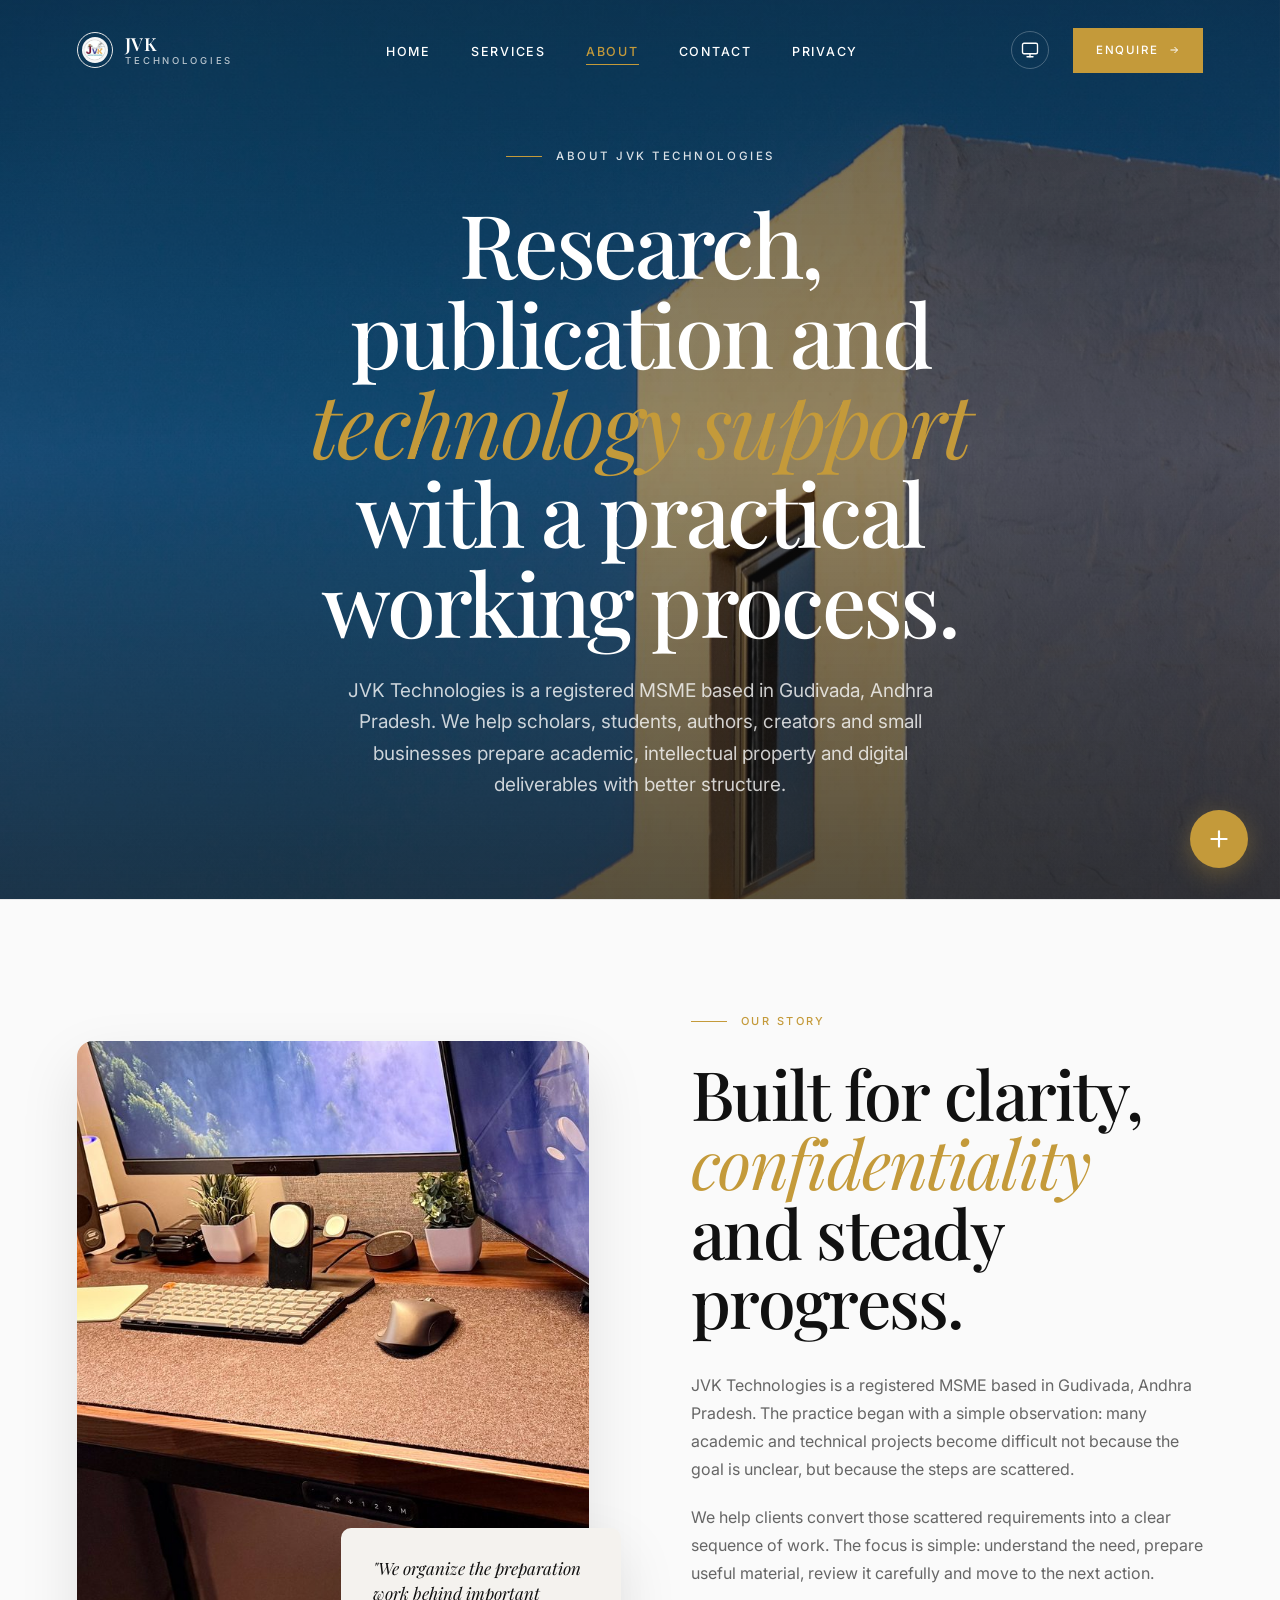
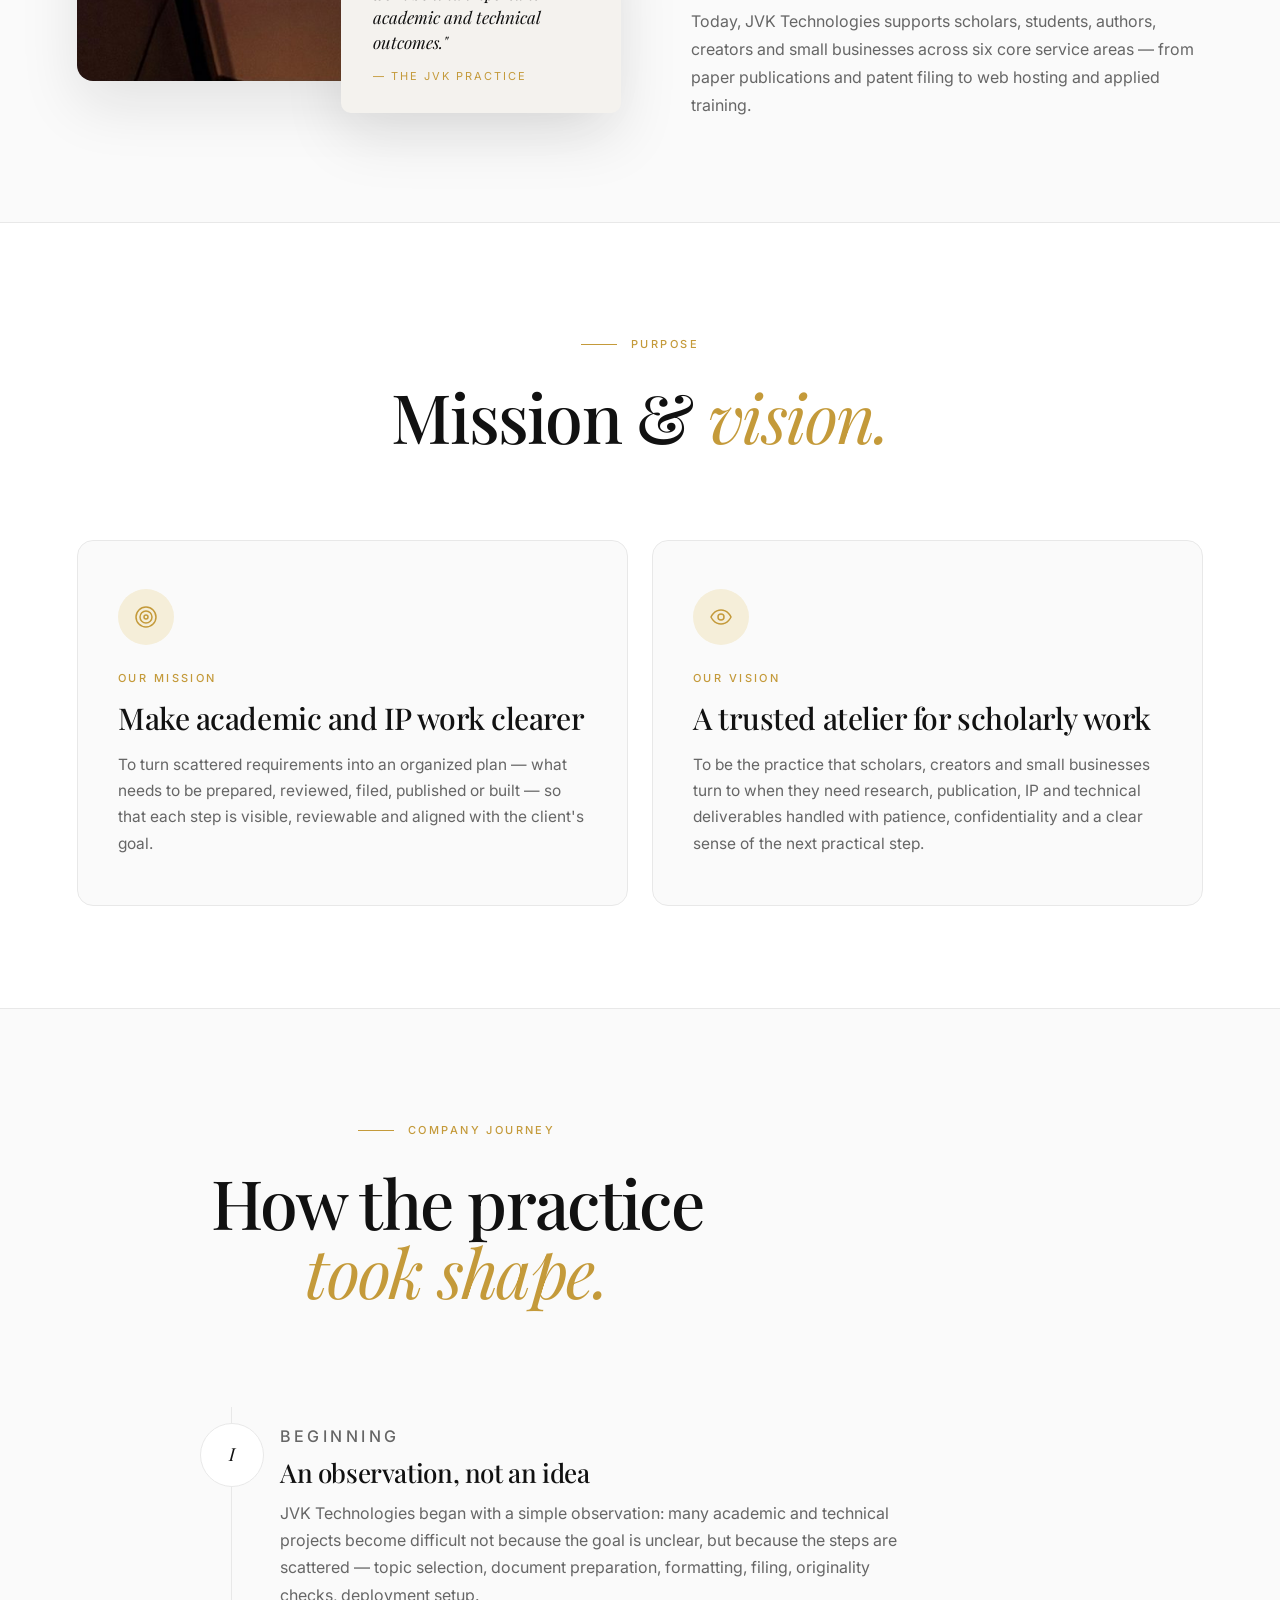
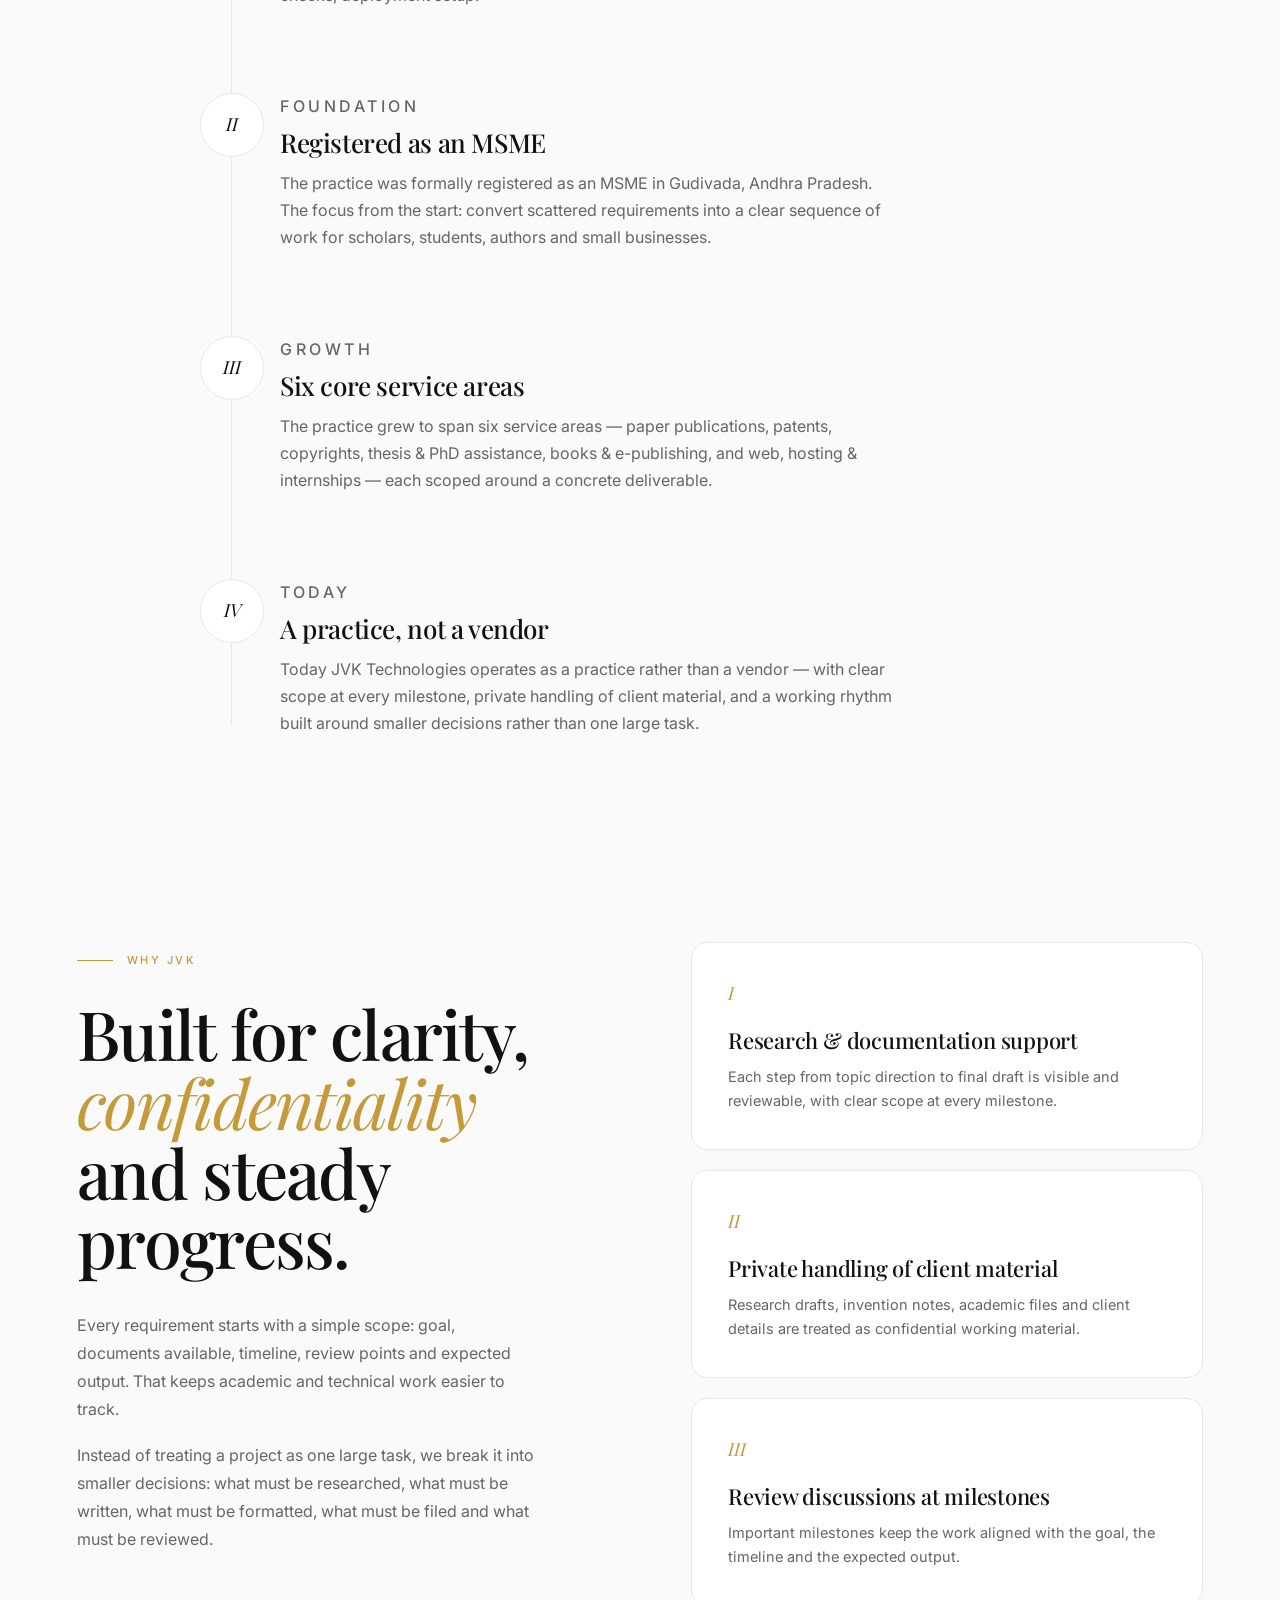
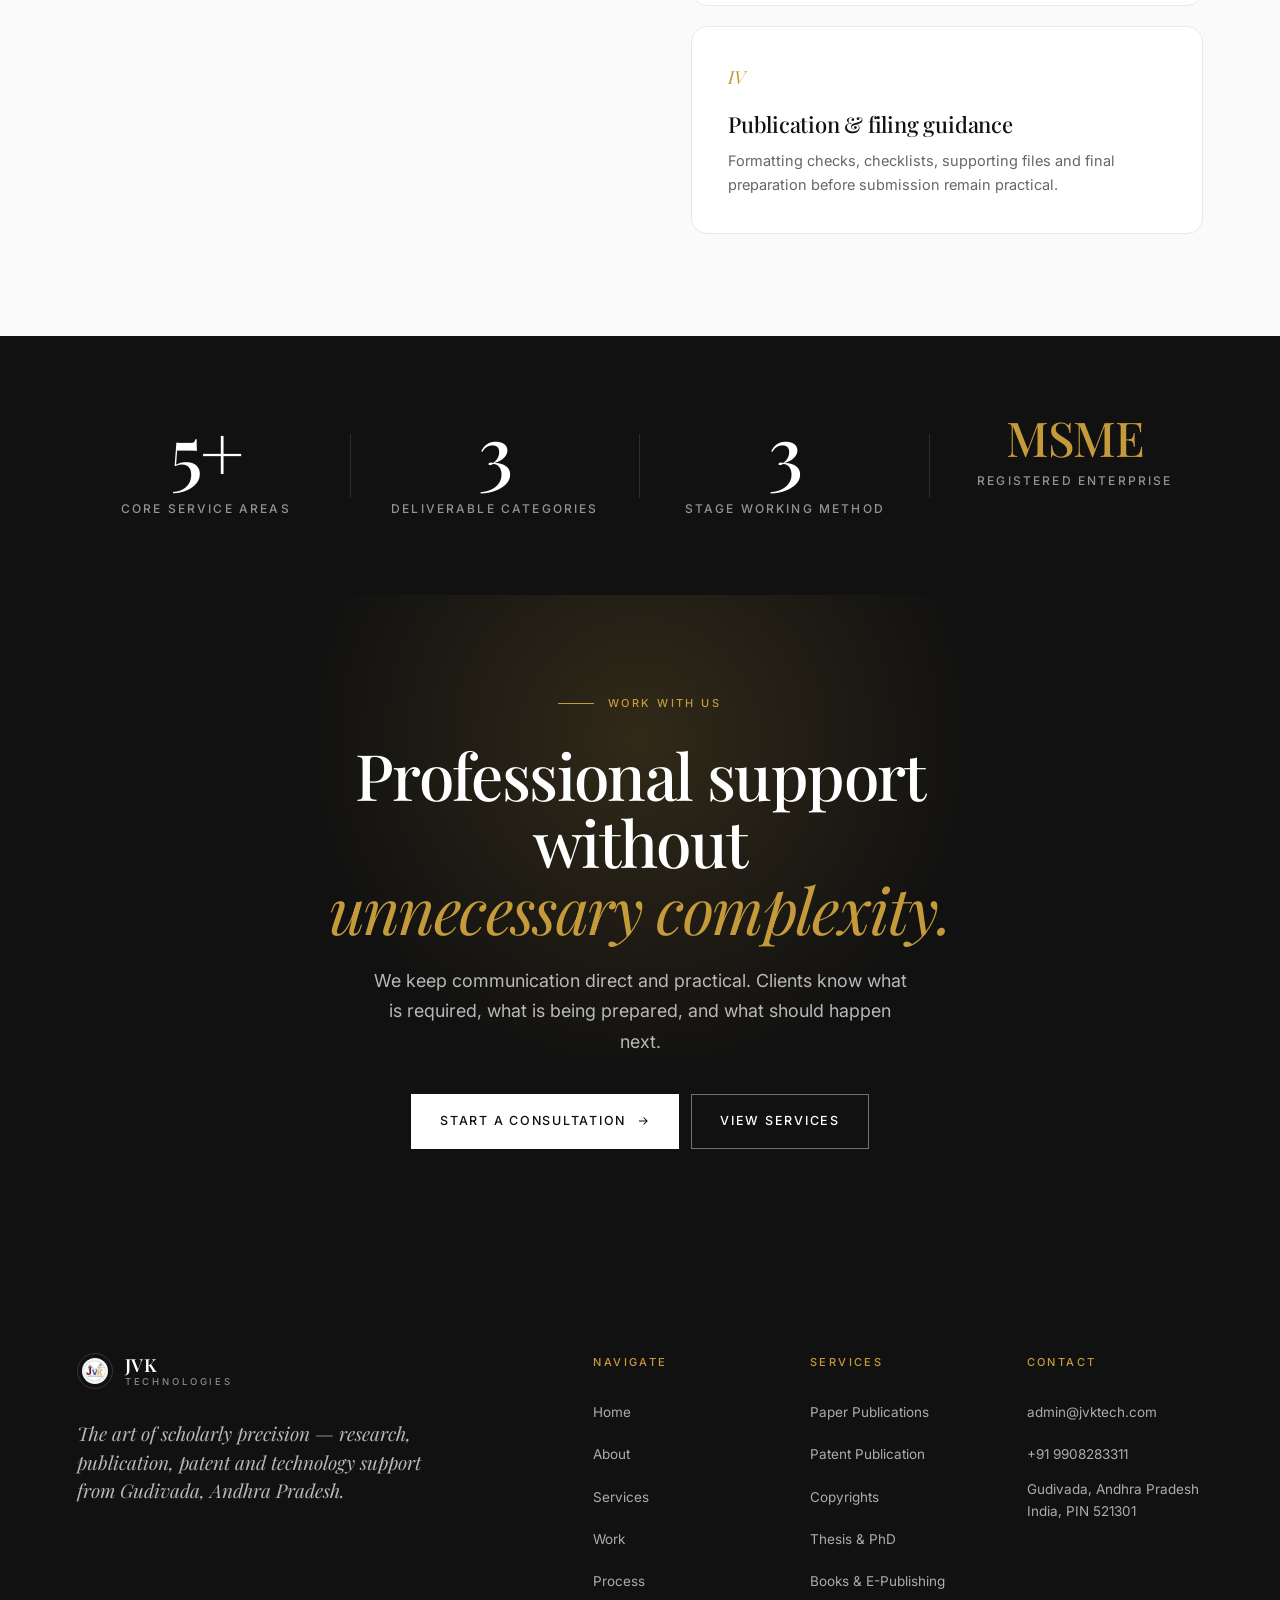
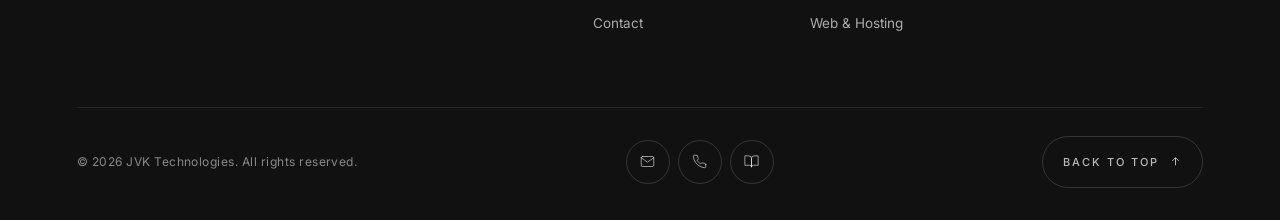
<file: about.html>
<!doctype html>
<html lang="en">

<head>
  <meta charset="utf-8">
  <meta name="viewport" content="width=device-width, initial-scale=1">
  <title>About JVK Technologies | Academic and IP Support</title>
  <meta name="description"
    content="Learn about JVK Technologies, an MSME in Gudivada supporting academic documentation, research publishing, patent, copyright, web and technical training services.">
  <meta name="robots" content="index, follow">
  <meta name="author" content="JVK Technologies">
  <link rel="canonical" href="https://jvktech.com/about.html">
  <meta property="og:type" content="website">
  <meta property="og:site_name" content="JVK Technologies">
  <meta property="og:title" content="About JVK Technologies | Academic and IP Support">
  <meta property="og:description"
    content="JVK Technologies helps scholars, creators and businesses organize research, publication, IP and web deliverables.">
  <meta property="og:url" content="https://jvktech.com/about.html">
  <meta property="og:image" content="https://jvktech.com/images/hero-2.jpg">
  <meta name="twitter:card" content="summary_large_image">
  <meta name="twitter:title" content="About JVK Technologies">
  <meta name="twitter:description"
    content="Academic, publication, patent, copyright, web and training support from Gudivada, Andhra Pradesh.">
  <meta name="twitter:image" content="https://jvktech.com/images/hero-2.jpg">
  <link rel="icon" href="assets/jvk-logo.png">
  <link rel="preconnect" href="https://fonts.googleapis.com">
  <link rel="preconnect" href="https://fonts.gstatic.com" crossorigin>
  <link rel="stylesheet"
    href="https://fonts.googleapis.com/css2?family=Playfair+Display:ital,wght@0,400;0,500;0,600;0,700;0,800;0,900;1,400;1,500;1,600&family=Inter:wght@300;400;500;600;700&display=swap">
  <link rel="stylesheet" href="css/style.css">
  <link rel="stylesheet" href="css/animations.css">
  <link rel="stylesheet" href="css/responsive.css">
  <script>!function () { var t = localStorage.getItem('jvk-theme') || 'system'; var e = t === 'system' ? (matchMedia('(prefers-color-scheme:dark)').matches ? 'dark' : 'light') : t; document.documentElement.setAttribute('data-theme', e) }()</script>
  <script type="application/ld+json">
      {
        "@context": "https://schema.org",
        "@type": "AboutPage",
        "name": "About JVK Technologies",
        "url": "https://jvktech.com/about.html",
        "isPartOf": { "@type": "WebSite", "name": "JVK Technologies", "url": "https://jvktech.com/" },
        "about": {
          "@type": "ProfessionalService",
          "name": "JVK Technologies",
          "address": {
            "@type": "PostalAddress",
            "addressLocality": "Gudivada",
            "addressRegion": "Andhra Pradesh",
            "postalCode": "521301",
            "addressCountry": "IN"
          }
        }
      }
    </script>
</head>

<body>

  <!-- Page loader -->
  <div class="page-loader" id="pageLoader" aria-hidden="true">
    <div class="loader-inner">
      <div class="loader-mark"><span class="loader-line"></span><span class="loader-line"></span></div>
      <p class="loader-text">JVK Technologies</p>
    </div>
  </div>



  <!-- Scroll progress -->
  <div class="scroll-progress" id="scrollProgress" aria-hidden="true"></div>

  <!-- Header -->
  <header class="site-header" id="siteHeader">
    <div class="header-inner">
      <a href="index.html" class="brand" aria-label="JVK Technologies home" data-magnetic>
        <span class="brand-mark"><img src="assets/jvk-logo.png" alt="JVK Technologies" width="28" height="28"></span>
        <span class="brand-text"><span class="brand-name">JVK</span><span class="brand-sub">Technologies</span></span>
      </a>
      <nav class="primary-nav" id="primaryNav" aria-label="Primary">
        <ul class="nav-list">
          <li><a href="index.html" class="nav-link" data-navlink>Home<span class="nav-underline"></span></a></li>
          <li class="has-mega">
            <a href="index.html#services" class="nav-link" data-navlink>Services<span class="nav-underline"></span></a>
            <div class="mega-menu" aria-hidden="true">
              <div class="mega-inner">
                <div class="mega-col">
                  <p class="mega-label">Academic</p>
                  <a href="index.html#services" class="mega-item"><span class="mega-num">01</span><span
                      class="mega-name">Paper Publications</span></a>
                  <a href="index.html#services" class="mega-item"><span class="mega-num">02</span><span
                      class="mega-name">Thesis &amp; PhD</span></a>
                  <a href="index.html#services" class="mega-item"><span class="mega-num">03</span><span
                      class="mega-name">Books &amp; E-Publishing</span></a>
                </div>
                <div class="mega-col">
                  <p class="mega-label">Intellectual Property</p>
                  <a href="index.html#services" class="mega-item"><span class="mega-num">04</span><span
                      class="mega-name">Patent Publication</span></a>
                  <a href="index.html#services" class="mega-item"><span class="mega-num">05</span><span
                      class="mega-name">Copyrights</span></a>
                </div>
                <div class="mega-col">
                  <p class="mega-label">Technology</p>
                  <a href="index.html#services" class="mega-item"><span class="mega-num">06</span><span
                      class="mega-name">Web, Hosting &amp; Internships</span></a>
                </div>
                <div class="mega-cta">
                  <p class="mega-cta-label">Begin a conversation</p>
                  <a href="contact.html" class="mega-cta-link">Start a consultation<svg width="14" height="14"
                      viewBox="0 0 24 24" fill="none" stroke="currentColor" stroke-width="1.6">
                      <path d="M5 12h14M13 6l6 6-6 6" />
                    </svg></a>
                </div>
              </div>
            </div>
          </li>
          <li><a href="about.html" class="nav-link" data-navlink aria-current="page">About<span
                class="nav-underline"></span></a></li>
          <li><a href="contact.html" class="nav-link" data-navlink>Contact<span class="nav-underline"></span></a></li>
          <li><a href="privacy-policy.html" class="nav-link" data-navlink>Privacy<span class="nav-underline"></span></a>
          </li>
        </ul>
      </nav>
      <div class="header-cta">
        <button class="theme-toggle" id="themeToggle" type="button" aria-label="Toggle theme">
          <svg class="icon-sun" viewBox="0 0 24 24" fill="none" stroke="currentColor" stroke-width="1.8"
            stroke-linecap="round" stroke-linejoin="round">
            <circle cx="12" cy="12" r="5" />
            <line x1="12" y1="1" x2="12" y2="3" />
            <line x1="12" y1="21" x2="12" y2="23" />
            <line x1="4.22" y1="4.22" x2="5.64" y2="5.64" />
            <line x1="18.36" y1="18.36" x2="19.78" y2="19.78" />
            <line x1="1" y1="12" x2="3" y2="12" />
            <line x1="21" y1="12" x2="23" y2="12" />
            <line x1="4.22" y1="19.78" x2="5.64" y2="18.36" />
            <line x1="18.36" y1="5.64" x2="19.78" y2="4.22" />
          </svg>
          <svg class="icon-moon" viewBox="0 0 24 24" fill="none" stroke="currentColor" stroke-width="1.8"
            stroke-linecap="round" stroke-linejoin="round">
            <path d="M21 12.79A9 9 0 1111.21 3 7 7 0 0021 12.79z" />
          </svg>
          <svg class="icon-system" viewBox="0 0 24 24" fill="none" stroke="currentColor" stroke-width="1.8"
            stroke-linecap="round" stroke-linejoin="round">
            <rect x="2" y="3" width="20" height="14" rx="2" ry="2" />
            <line x1="8" y1="21" x2="16" y2="21" />
            <line x1="12" y1="17" x2="12" y2="21" />
          </svg>
        </button>
        <a href="contact.html" class="btn btn-gold btn-magnetic" data-magnetic><span>Enquire</span><svg width="12"
            height="12" viewBox="0 0 24 24" fill="none" stroke="currentColor" stroke-width="2">
            <path d="M5 12h14M13 6l6 6-6 6" />
          </svg></a>
      </div>
      <button class="menu-toggle" id="menuToggle" type="button" aria-expanded="false" aria-controls="mobileMenu"
        aria-label="Open menu"><span></span><span></span></button>
    </div>
  </header>

  <!-- Mobile menu -->
  <div class="mobile-menu" id="mobileMenu" aria-hidden="true">
    <div class="mobile-menu-inner">
      <nav class="mobile-nav" aria-label="Mobile">
        <a href="index.html">Home</a>
        <a href="about.html">About</a>
        <a href="index.html#services">Services</a>
        <a href="contact.html">Contact</a>
        <a href="privacy-policy.html">Privacy</a>
        <a href="contact.html" class="mobile-cta">Enquire</a>
      </nav>
      <div class="mobile-meta">
        <a href="mailto:admin@jvktech.com">admin@jvktech.com</a>
        <a href="tel:+919908283311">+91 9908283311</a>
        <p>Gudivada, Andhra Pradesh, India</p>
      </div>
    </div>
  </div>

  <main>

    <!-- ============== PAGE HERO ============== -->
    <section class="page-hero">
      <div class="page-hero-media">
        <img src="images/hero-2.jpg" alt="Modern architectural facade" data-parallax="0.12">
        <div class="page-hero-overlay"></div>
      </div>
      <div class="page-hero-content">
        <p class="page-hero-eyebrow" data-reveal>
          <span class="eyebrow-line"></span>
          About JVK Technologies
        </p>
        <h1 class="page-hero-title" data-reveal>
          Research, publication and<br>
          <em>technology support</em><br>
          with a practical working process.
        </h1>
        <p class="page-hero-lead" data-reveal>
          JVK Technologies is a registered MSME based in Gudivada, Andhra Pradesh. We help scholars, students, authors,
          creators and small businesses prepare academic, intellectual property and digital deliverables with better
          structure.
        </p>
      </div>
    </section>

    <!-- ============== OUR STORY ============== -->
    <section class="story" id="story">
      <div class="container">
        <div class="story-grid">
          <div class="story-visual">
            <div class="story-image-wrap" data-reveal-image>
              <img src="images/office-1.jpg" alt="JVK Technologies workspace" loading="lazy">
            </div>
            <div class="story-quote" data-reveal style="background: var(--surface-2);">
              <p style="color: var(--ink);">"We organize the preparation work behind important academic and technical
                outcomes."</p>
              <span class="story-quote-attr">— The JVK Practice</span>
            </div>
          </div>
          <div class="story-copy">
            <p class="section-eyebrow" data-reveal>
              <span class="eyebrow-line"></span>
              Our Story
            </p>
            <h2 class="display-heading" data-reveal>
              Built for clarity,<br>
              <em>confidentiality</em><br>
              and steady progress.
            </h2>
            <div class="story-prose">
              <p data-reveal>JVK Technologies is a registered MSME based in Gudivada, Andhra Pradesh. The practice began
                with a simple observation: many academic and technical projects become difficult not because the goal is
                unclear, but because the steps are scattered.</p>
              <p data-reveal>We help clients convert those scattered requirements into a clear sequence of work. The
                focus is simple: understand the need, prepare useful material, review it carefully and move to the next
                action.</p>
              <p data-reveal>Today, JVK Technologies supports scholars, students, authors, creators and small businesses
                across six core service areas — from paper publications and patent filing to web hosting and applied
                training.</p>
            </div>
          </div>
        </div>
      </div>
    </section>

    <!-- ============== MISSION & VISION ============== -->
    <section class="mission-vision" id="mission">
      <div class="container">
        <div class="services-head" style="text-align:center; margin-left: auto; margin-right: auto;">
          <p class="section-eyebrow" data-reveal>
            <span class="eyebrow-line"></span>
            Purpose
          </p>
          <h2 class="display-heading" data-reveal>
            Mission &amp; <em>vision.</em>
          </h2>
        </div>
        <div class="mv-grid">
          <article class="mv-card" data-reveal>
            <div class="mv-icon" aria-hidden="true">
              <svg viewBox="0 0 24 24" fill="none" stroke="currentColor" stroke-width="1.5" stroke-linecap="round"
                stroke-linejoin="round">
                <circle cx="12" cy="12" r="10" />
                <circle cx="12" cy="12" r="6" />
                <circle cx="12" cy="12" r="2" />
              </svg>
            </div>
            <span class="mv-label">Our Mission</span>
            <h3>Make academic and IP work clearer</h3>
            <p>To turn scattered requirements into an organized plan — what needs to be prepared, reviewed, filed,
              published or built — so that each step is visible, reviewable and aligned with the client's goal.</p>
          </article>
          <article class="mv-card" data-reveal>
            <div class="mv-icon" aria-hidden="true">
              <svg viewBox="0 0 24 24" fill="none" stroke="currentColor" stroke-width="1.5" stroke-linecap="round"
                stroke-linejoin="round">
                <path d="M2 12s3-7 10-7 10 7 10 7-3 7-10 7-10-7-10-7z" />
                <circle cx="12" cy="12" r="3" />
              </svg>
            </div>
            <span class="mv-label">Our Vision</span>
            <h3>A trusted atelier for scholarly work</h3>
            <p>To be the practice that scholars, creators and small businesses turn to when they need research,
              publication, IP and technical deliverables handled with patience, confidentiality and a clear sense of the
              next practical step.</p>
          </article>
        </div>
      </div>
    </section>

    <!-- ============== COMPANY JOURNEY ============== -->
    <section class="journey" id="journey">
      <div class="container">
        <div class="services-head" style="text-align:center;">
          <p class="section-eyebrow" data-reveal>
            <span class="eyebrow-line"></span>
            Company Journey
          </p>
          <h2 class="display-heading" data-reveal>
            How the practice<br>
            <em>took shape.</em>
          </h2>
        </div>
        <div class="journey-list">
          <article class="journey-step" data-reveal>
            <div class="journey-marker"><span>I</span></div>
            <p class="journey-year">Beginning</p>
            <h3>An observation, not an idea</h3>
            <p>JVK Technologies began with a simple observation: many academic and technical projects become difficult
              not because the goal is unclear, but because the steps are scattered — topic selection, document
              preparation, formatting, filing, originality checks, deployment setup.</p>
          </article>
          <article class="journey-step" data-reveal>
            <div class="journey-marker"><span>II</span></div>
            <p class="journey-year">Foundation</p>
            <h3>Registered as an MSME</h3>
            <p>The practice was formally registered as an MSME in Gudivada, Andhra Pradesh. The focus from the start:
              convert scattered requirements into a clear sequence of work for scholars, students, authors and small
              businesses.</p>
          </article>
          <article class="journey-step" data-reveal>
            <div class="journey-marker"><span>III</span></div>
            <p class="journey-year">Growth</p>
            <h3>Six core service areas</h3>
            <p>The practice grew to span six service areas — paper publications, patents, copyrights, thesis &amp; PhD
              assistance, books &amp; e-publishing, and web, hosting &amp; internships — each scoped around a concrete
              deliverable.</p>
          </article>
          <article class="journey-step" data-reveal>
            <div class="journey-marker"><span>IV</span></div>
            <p class="journey-year">Today</p>
            <h3>A practice, not a vendor</h3>
            <p>Today JVK Technologies operates as a practice rather than a vendor — with clear scope at every milestone,
              private handling of client material, and a working rhythm built around smaller decisions rather than one
              large task.</p>
          </article>
        </div>
      </div>
    </section>

    <!-- ============== WHY CHOOSE US ============== -->
    <section class="why" id="why">
      <div class="container">
        <div class="why-grid">
          <div class="why-sticky">
            <p class="section-eyebrow" data-reveal>
              <span class="eyebrow-line"></span>
              Why JVK
            </p>
            <h2 class="display-heading" data-reveal>
              Built for clarity,<br>
              <em>confidentiality</em><br>
              and steady progress.
            </h2>
            <div class="why-prose">
              <p data-reveal>Every requirement starts with a simple scope: goal, documents available, timeline, review
                points and expected output. That keeps academic and technical work easier to track.</p>
              <p data-reveal>Instead of treating a project as one large task, we break it into smaller decisions: what
                must be researched, what must be written, what must be formatted, what must be filed and what must be
                reviewed.</p>
            </div>
          </div>
          <div class="why-cards">
            <article class="why-card" data-reveal>
              <span class="why-num">I</span>
              <h3>Research &amp; documentation support</h3>
              <p>Each step from topic direction to final draft is visible and reviewable, with clear scope at every
                milestone.</p>
            </article>
            <article class="why-card" data-reveal>
              <span class="why-num">II</span>
              <h3>Private handling of client material</h3>
              <p>Research drafts, invention notes, academic files and client details are treated as confidential working
                material.</p>
            </article>
            <article class="why-card" data-reveal>
              <span class="why-num">III</span>
              <h3>Review discussions at milestones</h3>
              <p>Important milestones keep the work aligned with the goal, the timeline and the expected output.</p>
            </article>
            <article class="why-card" data-reveal>
              <span class="why-num">IV</span>
              <h3>Publication &amp; filing guidance</h3>
              <p>Formatting checks, checklists, supporting files and final preparation before submission remain
                practical.</p>
            </article>
          </div>
        </div>
      </div>
    </section>


    <!-- ============== COMPANY STATISTICS ============== -->
    <section class="stats" id="stats">
      <div class="container">
        <div class="stats-grid">
          <div class="stat" data-reveal>
            <span class="stat-num" data-counter="6" data-suffix="+">0</span>
            <span class="stat-label">Core service areas</span>
          </div>
          <div class="stat" data-reveal>
            <span class="stat-num" data-counter="4" data-suffix="">0</span>
            <span class="stat-label">Deliverable categories</span>
          </div>
          <div class="stat" data-reveal>
            <span class="stat-num" data-counter="3" data-suffix="">0</span>
            <span class="stat-label">Stage working method</span>
          </div>
          <div class="stat" data-reveal>
            <span class="stat-num stat-word">MSME</span>
            <span class="stat-label">Registered enterprise</span>
          </div>
        </div>
      </div>
    </section>

    <!-- ============== CTA ============== -->
    <section class="cta-band" id="cta">
      <div class="cta-band-inner">
        <p class="section-eyebrow" data-reveal>
          <span class="eyebrow-line"></span>
          Work with us
        </p>
        <h2 class="cta-band-title" data-reveal>
          Professional support without<br>
          <em>unnecessary complexity.</em>
        </h2>
        <p class="cta-band-lead" data-reveal>
          We keep communication direct and practical. Clients know what is required, what is being prepared, and what
          should happen next.
        </p>
        <div class="cta-band-actions" data-reveal>
          <a href="contact.html" class="btn btn-dark btn-magnetic" data-magnetic>
            <span>Start a consultation</span>
            <svg width="14" height="14" viewBox="0 0 24 24" fill="none" stroke="currentColor" stroke-width="1.8">
              <path d="M5 12h14M13 6l6 6-6 6" />
            </svg>
          </a>
          <a href="index.html#services" class="btn btn-ghost btn-magnetic" data-magnetic>
            <span>View services</span>
          </a>
        </div>
      </div>
    </section>

  </main>

  <!-- Footer -->
  <footer class="site-footer">
    <div class="container">
      <div class="footer-top">
        <div class="footer-brand">
          <a href="index.html" class="brand" aria-label="JVK Technologies home">
            <span class="brand-mark"><img src="assets/jvk-logo.png" alt="JVK Technologies" width="32"
                height="32"></span>
            <span class="brand-text"><span class="brand-name">JVK</span><span
                class="brand-sub">Technologies</span></span>
          </a>
          <p class="footer-tagline">The art of scholarly precision — research, publication, patent and technology
            support from Gudivada, Andhra Pradesh.</p>
        </div>
        <div class="footer-cols">
          <div class="footer-col">
            <h4>Navigate</h4>
            <ul>
              <li><a href="index.html">Home</a></li>
              <li><a href="about.html">About</a></li>
              <li><a href="index.html#services">Services</a></li>
              <li><a href="index.html#work">Work</a></li>
              <li><a href="index.html#process">Process</a></li>
              <li><a href="contact.html">Contact</a></li>
            </ul>
          </div>
          <div class="footer-col">
            <h4>Services</h4>
            <ul>
              <li><a href="index.html#services">Paper Publications</a></li>
              <li><a href="index.html#services">Patent Publication</a></li>
              <li><a href="index.html#services">Copyrights</a></li>
              <li><a href="index.html#services">Thesis &amp; PhD</a></li>
              <li><a href="index.html#services">Books &amp; E-Publishing</a></li>
              <li><a href="index.html#services">Web &amp; Hosting</a></li>
            </ul>
          </div>
          <div class="footer-col">
            <h4>Contact</h4>
            <ul>
              <li><a href="mailto:admin@jvktech.com">admin@jvktech.com</a></li>

              <li><a href="tel:+919908283311">+91 9908283311</a></li>
              <li class="footer-address">Gudivada, Andhra Pradesh<br>India, PIN 521301</li>
            </ul>
          </div>
        </div>
      </div>
      <div class="footer-rule"></div>
      <div class="footer-bottom">
        <p>&copy; <span id="year">2026</span> JVK Technologies. All rights reserved.</p>
        <div class="footer-social">
          <a href="mailto:admin@jvktech.com" aria-label="Email"><svg viewBox="0 0 24 24" fill="none"
              stroke="currentColor" stroke-width="1.5" stroke-linecap="round" stroke-linejoin="round">
              <path d="M4 4h16c1.1 0 2 .9 2 2v12c0 1.1-.9 2-2 2H4c-1.1 0-2-.9-2-2V6c0-1.1.9-2 2-2z" />
              <polyline points="22,6 12,13 2,6" />
            </svg></a>
          <a href="tel:+919908283311" aria-label="Phone"><svg viewBox="0 0 24 24" fill="none" stroke="currentColor"
              stroke-width="1.5" stroke-linecap="round" stroke-linejoin="round">
              <path
                d="M22 16.92v3a2 2 0 0 1-2.18 2 19.79 19.79 0 0 1-8.63-3.07 19.5 19.5 0 0 1-6-6 19.79 19.79 0 0 1-3.07-8.67A2 2 0 0 1 4.11 2h3a2 2 0 0 1 2 1.72 12.84 12.84 0 0 0 .7 2.81 2 2 0 0 1-.45 2.11L8.09 9.91a16 16 0 0 0 6 6l1.27-1.27a2 2 0 0 1 2.11-.45 12.84 12.84 0 0 0 2.81.7A2 2 0 0 1 22 16.92z" />
            </svg></a>
          <a href="https://books.jvktech.com/" target="_blank" rel="noopener" aria-label="JVK Books"><svg
              viewBox="0 0 24 24" fill="none" stroke="currentColor" stroke-width="1.5" stroke-linecap="round"
              stroke-linejoin="round">
              <path d="M2 3h6a4 4 0 0 1 4 4v14a3 3 0 0 0-3-3H2z" />
              <path d="M22 3h-6a4 4 0 0 0-4 4v14a3 3 0 0 1 3-3h7z" />
            </svg></a>
        </div>
        <button class="back-to-top" id="backToTop" type="button" aria-label="Back to top"><span>Back to top</span><svg
            width="13" height="13" viewBox="0 0 24 24" fill="none" stroke="currentColor" stroke-width="1.8">
            <path d="M12 19V5M6 11l6-6 6 6" />
          </svg></button>
      </div>
    </div>
  </footer>

  <!-- Floating contact bubble -->
  <div class="fab-wrap" id="fabWrap">
    <div class="fab-options">
      <a href="https://wa.me/919908283311" target="_blank" rel="noopener" class="fab-option" aria-label="WhatsApp">
        <svg class="fab-icon-wa" viewBox="0 0 24 24" fill="currentColor">
          <path
            d="M17.472 14.382c-.297-.149-1.758-.867-2.03-.967-.273-.099-.471-.148-.67.15-.197.297-.767.966-.94 1.164-.173.199-.347.223-.644.075-.297-.15-1.255-.463-2.39-1.475-.883-.788-1.48-1.761-1.653-2.059-.173-.297-.018-.458.13-.606.134-.133.298-.347.446-.52.149-.174.198-.298.298-.497.099-.198.05-.371-.025-.52-.075-.149-.669-1.612-.916-2.207-.242-.579-.487-.5-.669-.51-.173-.008-.371-.01-.57-.01-.198 0-.52.074-.792.372-.272.297-1.04 1.016-1.04 2.479 0 1.462 1.065 2.875 1.213 3.074.149.198 2.096 3.2 5.077 4.487.709.306 1.262.489 1.694.625.712.227 1.36.195 1.871.118.571-.085 1.758-.719 2.006-1.413.248-.694.248-1.289.173-1.413-.074-.124-.272-.198-.57-.347m-5.421 7.403h-.004a9.87 9.87 0 01-5.031-1.378l-.361-.214-3.741.982.998-3.648-.235-.374a9.86 9.86 0 01-1.51-5.26c.001-5.45 4.436-9.884 9.888-9.884 2.64 0 5.122 1.03 6.988 2.898a9.825 9.825 0 012.893 6.994c-.003 5.45-4.437 9.884-9.885 9.884m8.413-18.297A11.815 11.815 0 0012.05 0C5.495 0 .16 5.335.157 11.892c0 2.096.547 4.142 1.588 5.945L.057 24l6.305-1.654a11.882 11.882 0 005.683 1.448h.005c6.554 0 11.89-5.335 11.893-11.893a11.821 11.821 0 00-3.48-8.413z" />
        </svg>
        <span>WhatsApp</span>
      </a>
      <a href="mailto:admin@jvktech.com" class="fab-option" aria-label="Email">
        <svg class="fab-icon-mail" viewBox="0 0 24 24" fill="none" stroke="currentColor" stroke-width="1.8"
          stroke-linecap="round" stroke-linejoin="round">
          <path d="M4 4h16c1.1 0 2 .9 2 2v12c0 1.1-.9 2-2 2H4c-1.1 0-2-.9-2-2V6c0-1.1.9-2 2-2z" />
          <polyline points="22,6 12,13 2,6" />
        </svg>
        <span>Gmail</span>
      </a>
    </div>
    <button class="fab-btn" type="button" aria-label="Contact us">
      <svg viewBox="0 0 24 24" fill="none" stroke="currentColor" stroke-width="2" stroke-linecap="round"
        stroke-linejoin="round">
        <line x1="12" y1="5" x2="12" y2="19" />
        <line x1="5" y1="12" x2="19" y2="12" />
      </svg>
    </button>
  </div>

  <script src="js/main.js" defer></script>
  <script src="js/navigation.js" defer></script>
  <script src="js/slider.js" defer></script>
  <script src="js/contact.js" defer></script>
  <script src="js/theme.js" defer></script>
  <script src="js/fab.js" defer></script>
<!-- 
  Designed by cr indresh
  GitHub: https://github.com/cr-indresh
  LinkedIn: https://www.linkedin.com/in/cr-indresh
-->
</body>
</html>
</file>
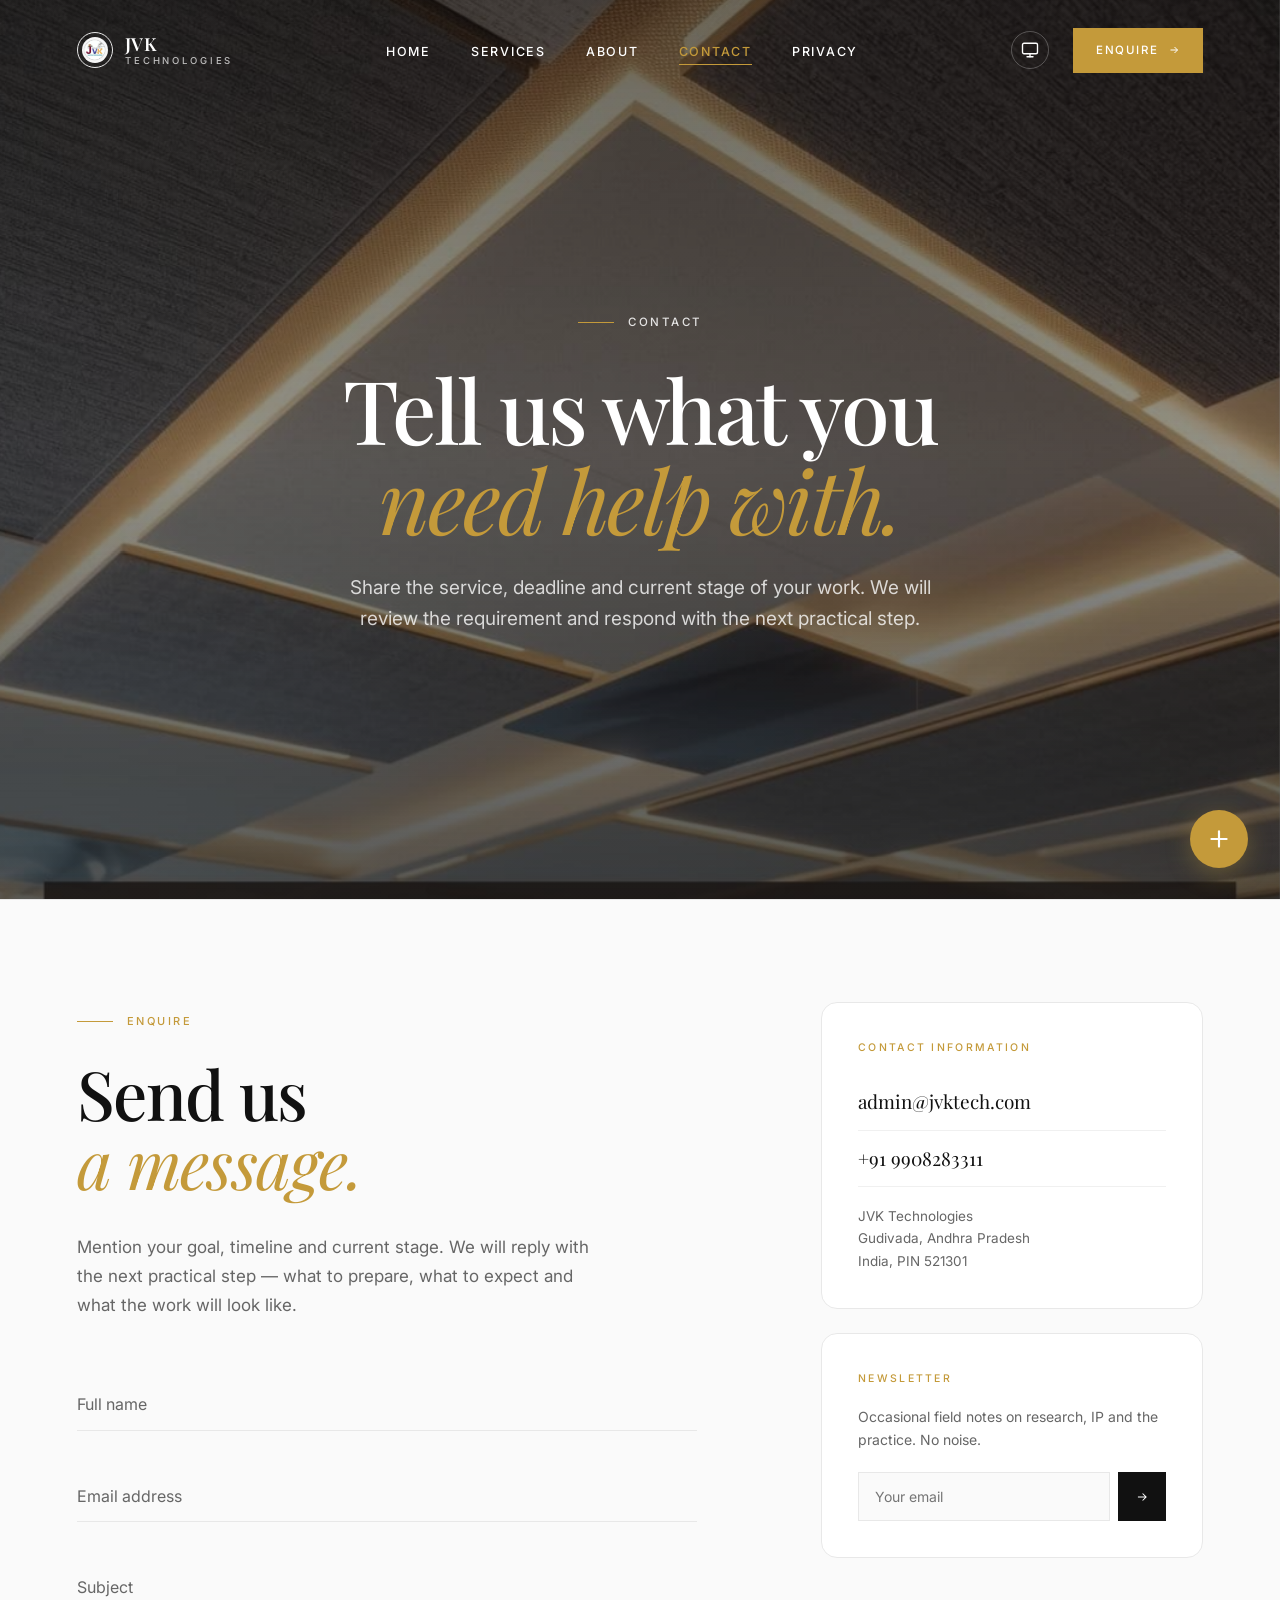
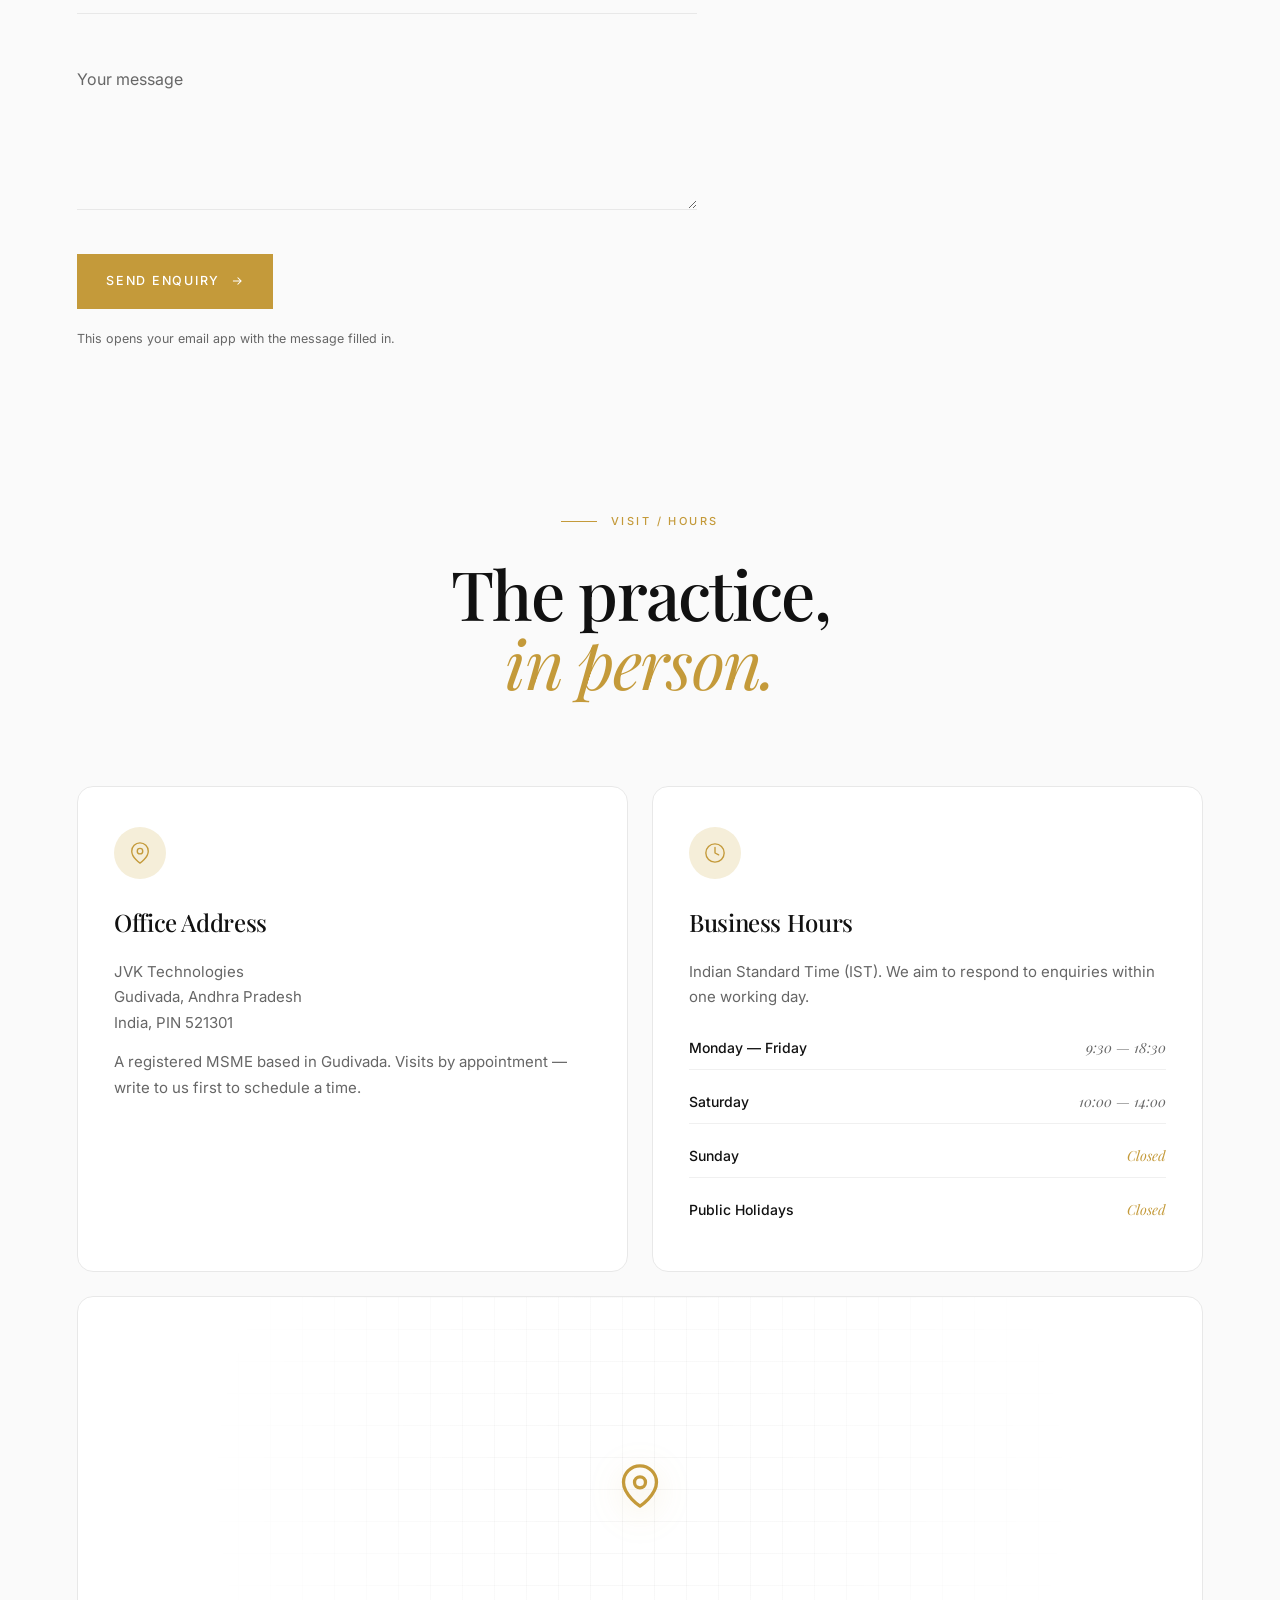
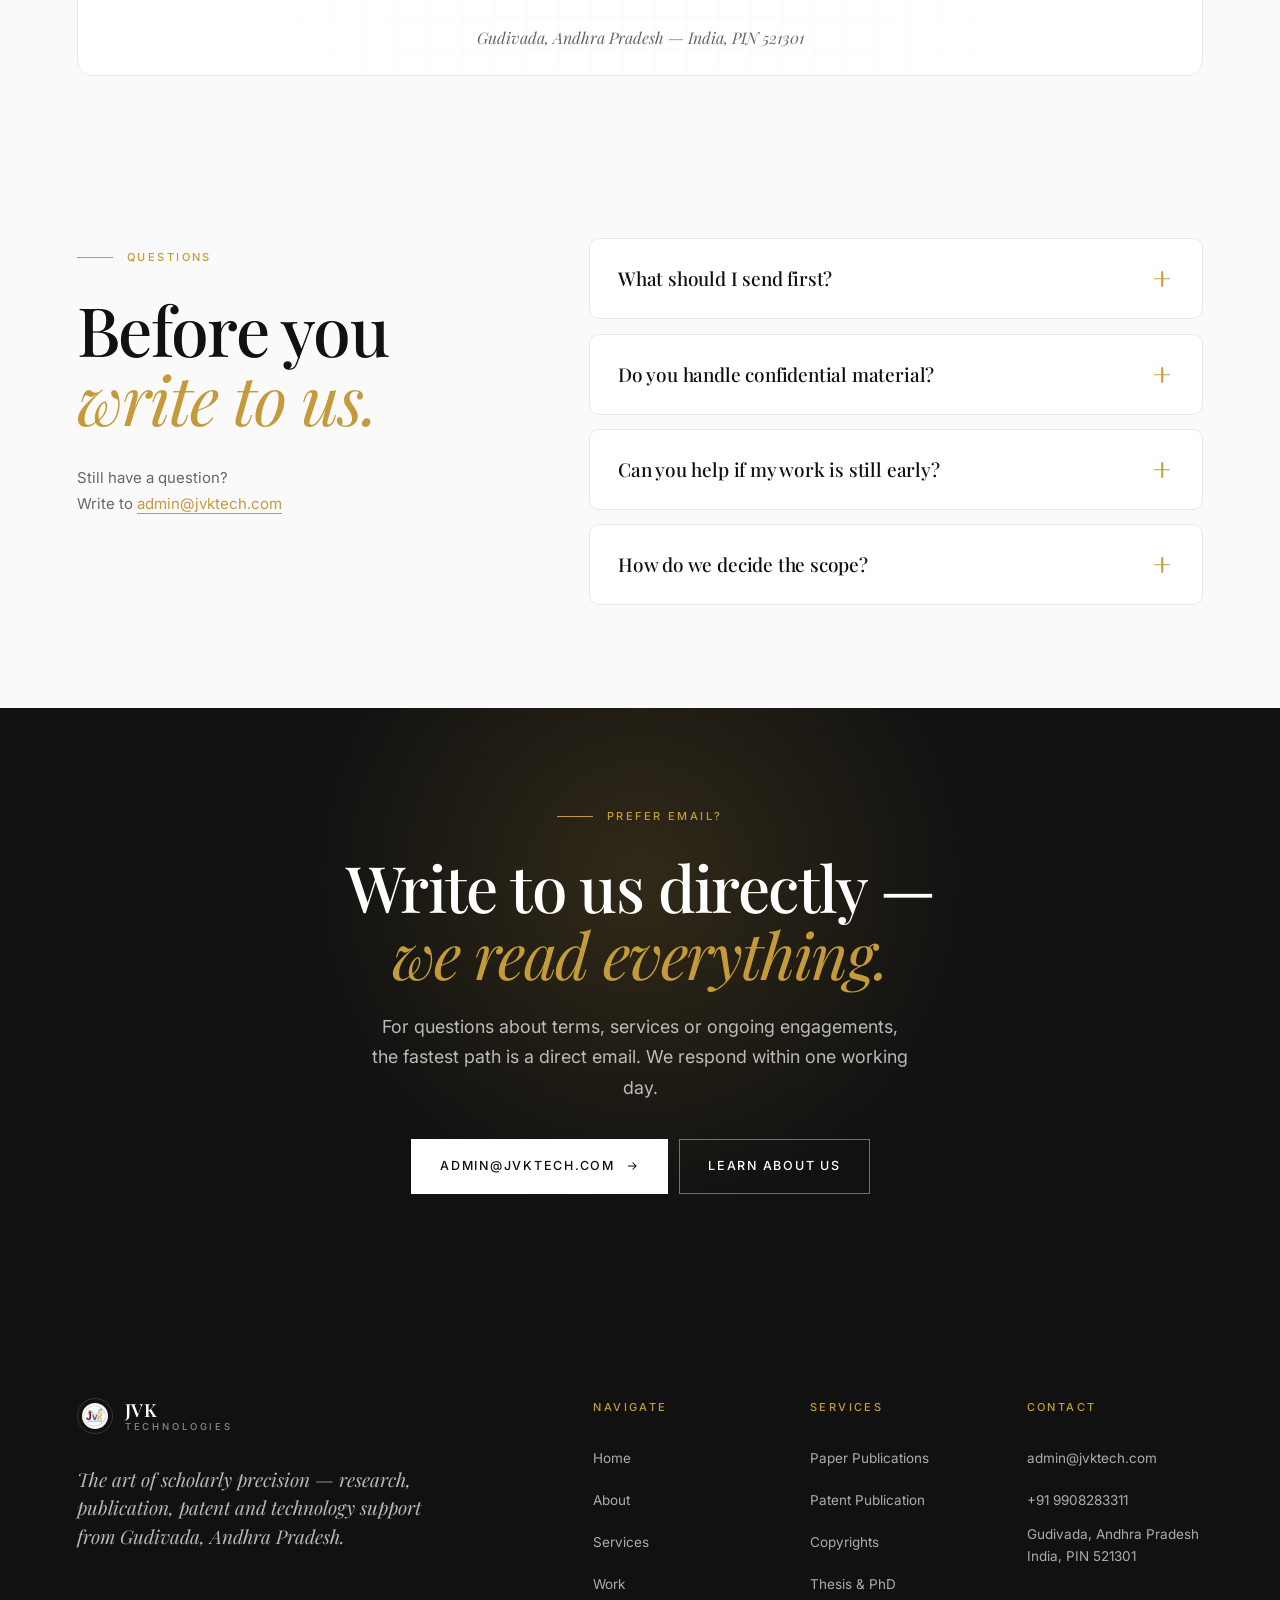
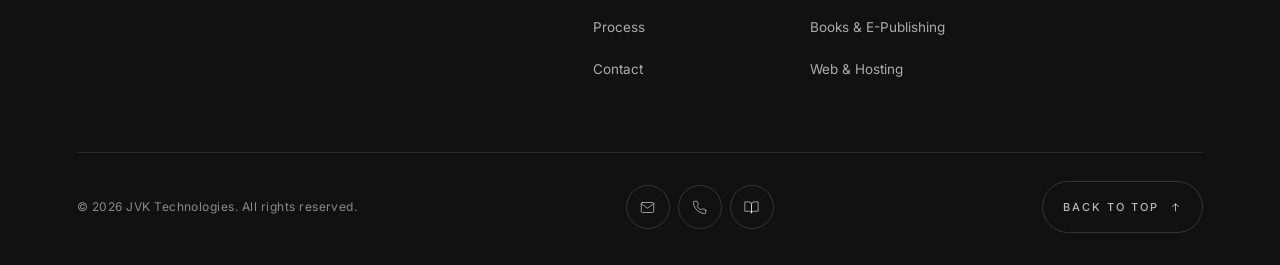
<file: contact.html>
<!doctype html>
<html lang="en">

<head>
  <meta charset="utf-8">
  <meta name="viewport" content="width=device-width, initial-scale=1">
  <title>Contact JVK Technologies | Publication, Patent and Thesis Help</title>
  <meta name="description"
    content="Contact JVK Technologies in Gudivada for research publication support, patent guidance, copyright help, thesis assistance, web hosting and technical training.">
  <meta name="robots" content="index, follow">
  <meta name="author" content="JVK Technologies">
  <link rel="canonical" href="https://jvktech.com/contact.html">
  <meta property="og:type" content="website">
  <meta property="og:site_name" content="JVK Technologies">
  <meta property="og:title" content="Contact JVK Technologies">
  <meta property="og:description"
    content="Reach JVK Technologies for academic, publication, IP, web and training support.">
  <meta property="og:url" content="https://jvktech.com/contact.html">
  <meta property="og:image" content="https://jvktech.com/images/office-2.jpg">
  <meta name="twitter:card" content="summary_large_image">
  <meta name="twitter:title" content="Contact JVK Technologies">
  <meta name="twitter:description"
    content="Contact JVK Technologies for publication, patent, copyright, thesis, hosting and training support.">
  <meta name="twitter:image" content="https://jvktech.com/images/office-2.jpg">
  <link rel="icon" href="assets/jvk-logo.png">
  <link rel="preconnect" href="https://fonts.googleapis.com">
  <link rel="preconnect" href="https://fonts.gstatic.com" crossorigin>
  <link rel="stylesheet"
    href="https://fonts.googleapis.com/css2?family=Playfair+Display:ital,wght@0,400;0,500;0,600;0,700;0,800;0,900;1,400;1,500;1,600&family=Inter:wght@300;400;500;600;700&display=swap">
  <link rel="stylesheet" href="css/style.css">
  <link rel="stylesheet" href="css/animations.css">
  <link rel="stylesheet" href="css/responsive.css">
  <script>!function () { var t = localStorage.getItem('jvk-theme') || 'system'; var e = t === 'system' ? (matchMedia('(prefers-color-scheme:dark)').matches ? 'dark' : 'light') : t; document.documentElement.setAttribute('data-theme', e) }()</script>
  <script type="application/ld+json">
      {
        "@context": "https://schema.org",
        "@type": "ContactPage",
        "name": "Contact JVK Technologies",
        "url": "https://jvktech.com/contact.html",
        "mainEntity": {
          "@type": "ProfessionalService",
          "name": "JVK Technologies",
          "email": "admin@jvktech.com",
          "telephone": "+91-9908283311",
          "address": {
            "@type": "PostalAddress",
            "addressLocality": "Gudivada",
            "addressRegion": "Andhra Pradesh",
            "postalCode": "521301",
            "addressCountry": "IN"
          }
        }
      }
    </script>
</head>

<body>

  <div class="page-loader" id="pageLoader" aria-hidden="true">
    <div class="loader-inner">
      <div class="loader-mark"><span class="loader-line"></span><span class="loader-line"></span></div>
      <p class="loader-text">JVK Technologies</p>
    </div>
  </div>


  <div class="scroll-progress" id="scrollProgress" aria-hidden="true"></div>

  <header class="site-header" id="siteHeader">
    <div class="header-inner">
      <a href="index.html" class="brand" aria-label="JVK Technologies home" data-magnetic>
        <span class="brand-mark"><img src="assets/jvk-logo.png" alt="JVK Technologies" width="28" height="28"></span>
        <span class="brand-text"><span class="brand-name">JVK</span><span class="brand-sub">Technologies</span></span>
      </a>
      <nav class="primary-nav" id="primaryNav" aria-label="Primary">
        <ul class="nav-list">
          <li><a href="index.html" class="nav-link" data-navlink>Home<span class="nav-underline"></span></a></li>
          <li class="has-mega">
            <a href="index.html#services" class="nav-link" data-navlink>Services<span class="nav-underline"></span></a>
            <div class="mega-menu" aria-hidden="true">
              <div class="mega-inner">
                <div class="mega-col">
                  <p class="mega-label">Academic</p>
                  <a href="index.html#services" class="mega-item"><span class="mega-num">01</span><span
                      class="mega-name">Paper Publications</span></a>
                  <a href="index.html#services" class="mega-item"><span class="mega-num">02</span><span
                      class="mega-name">Thesis &amp; PhD</span></a>
                  <a href="index.html#services" class="mega-item"><span class="mega-num">03</span><span
                      class="mega-name">Books &amp; E-Publishing</span></a>
                </div>
                <div class="mega-col">
                  <p class="mega-label">Intellectual Property</p>
                  <a href="index.html#services" class="mega-item"><span class="mega-num">04</span><span
                      class="mega-name">Patent Publication</span></a>
                  <a href="index.html#services" class="mega-item"><span class="mega-num">05</span><span
                      class="mega-name">Copyrights</span></a>
                </div>
                <div class="mega-col">
                  <p class="mega-label">Technology</p>
                  <a href="index.html#services" class="mega-item"><span class="mega-num">06</span><span
                      class="mega-name">Web, Hosting &amp; Internships</span></a>
                </div>
                <div class="mega-cta">
                  <p class="mega-cta-label">Begin a conversation</p>
                  <a href="contact.html" class="mega-cta-link">Start a consultation<svg width="14" height="14"
                      viewBox="0 0 24 24" fill="none" stroke="currentColor" stroke-width="1.6">
                      <path d="M5 12h14M13 6l6 6-6 6" />
                    </svg></a>
                </div>
              </div>
            </div>
          </li>
          <li><a href="about.html" class="nav-link" data-navlink>About<span class="nav-underline"></span></a></li>
          <li><a href="contact.html" class="nav-link" data-navlink aria-current="page">Contact<span
                class="nav-underline"></span></a></li>
          <li><a href="privacy-policy.html" class="nav-link" data-navlink>Privacy<span class="nav-underline"></span></a>
          </li>
        </ul>
      </nav>
      <div class="header-cta">
        <button class="theme-toggle" id="themeToggle" type="button" aria-label="Toggle theme">
          <svg class="icon-sun" viewBox="0 0 24 24" fill="none" stroke="currentColor" stroke-width="1.8"
            stroke-linecap="round" stroke-linejoin="round">
            <circle cx="12" cy="12" r="5" />
            <line x1="12" y1="1" x2="12" y2="3" />
            <line x1="12" y1="21" x2="12" y2="23" />
            <line x1="4.22" y1="4.22" x2="5.64" y2="5.64" />
            <line x1="18.36" y1="18.36" x2="19.78" y2="19.78" />
            <line x1="1" y1="12" x2="3" y2="12" />
            <line x1="21" y1="12" x2="23" y2="12" />
            <line x1="4.22" y1="19.78" x2="5.64" y2="18.36" />
            <line x1="18.36" y1="5.64" x2="19.78" y2="4.22" />
          </svg>
          <svg class="icon-moon" viewBox="0 0 24 24" fill="none" stroke="currentColor" stroke-width="1.8"
            stroke-linecap="round" stroke-linejoin="round">
            <path d="M21 12.79A9 9 0 1111.21 3 7 7 0 0021 12.79z" />
          </svg>
          <svg class="icon-system" viewBox="0 0 24 24" fill="none" stroke="currentColor" stroke-width="1.8"
            stroke-linecap="round" stroke-linejoin="round">
            <rect x="2" y="3" width="20" height="14" rx="2" ry="2" />
            <line x1="8" y1="21" x2="16" y2="21" />
            <line x1="12" y1="17" x2="12" y2="21" />
          </svg>
        </button>
        <a href="contact.html" class="btn btn-gold btn-magnetic" data-magnetic><span>Enquire</span><svg width="12"
            height="12" viewBox="0 0 24 24" fill="none" stroke="currentColor" stroke-width="2">
            <path d="M5 12h14M13 6l6 6-6 6" />
          </svg></a>
      </div>
      <button class="menu-toggle" id="menuToggle" type="button" aria-expanded="false" aria-controls="mobileMenu"
        aria-label="Open menu"><span></span><span></span></button>
    </div>
  </header>

  <div class="mobile-menu" id="mobileMenu" aria-hidden="true">
    <div class="mobile-menu-inner">
      <nav class="mobile-nav" aria-label="Mobile">
        <a href="index.html">Home</a>
        <a href="about.html">About</a>
        <a href="index.html#services">Services</a>
        <a href="contact.html">Contact</a>
        <a href="privacy-policy.html">Privacy</a>
        <a href="contact.html" class="mobile-cta">Enquire</a>
      </nav>
      <div class="mobile-meta">
        <a href="mailto:admin@jvktech.com">admin@jvktech.com</a>
        <a href="tel:+919908283311">+91 9908283311</a>
        <p>Gudivada, Andhra Pradesh, India</p>
      </div>
    </div>
  </div>

  <main>

    <!-- ============== PAGE HERO ============== -->
    <section class="page-hero">
      <div class="page-hero-media">
        <img src="images/office-2.jpg" alt="Office workspace" data-parallax="0.12">
        <div class="page-hero-overlay"></div>
      </div>
      <div class="page-hero-content">
        <p class="page-hero-eyebrow" data-reveal>
          <span class="eyebrow-line"></span>
          Contact
        </p>
        <h1 class="page-hero-title" data-reveal>
          Tell us what you<br>
          <em>need help with.</em>
        </h1>
        <p class="page-hero-lead" data-reveal>
          Share the service, deadline and current stage of your work. We will review the requirement and respond with
          the next practical step.
        </p>
      </div>
    </section>

    <!-- ============== CONTACT FORM + INFO ============== -->
    <section class="contact" id="contact-form-section">
      <div class="container">
        <div class="contact-grid">
          <div class="contact-copy">
            <p class="section-eyebrow" data-reveal>
              <span class="eyebrow-line"></span>
              Enquire
            </p>
            <h2 class="display-heading" data-reveal>
              Send us<br>
              <em>a message.</em>
            </h2>
            <p class="contact-lead" data-reveal>
              Mention your goal, timeline and current stage. We will reply with the next practical step — what to
              prepare, what to expect and what the work will look like.
            </p>

            <form class="contact-form" id="contact-form" action="mailto:admin@jvktech.com" method="post"
              enctype="text/plain" data-recipient="admin@jvktech.com">
              <div class="field">
                <input type="text" name="name" id="f-name" autocomplete="name" placeholder=" " required>
                <label for="f-name">Full name</label>
                <span class="field-line"></span>
              </div>
              <div class="field">
                <input type="email" name="email" id="f-email" autocomplete="email" placeholder=" " required>
                <label for="f-email">Email address</label>
                <span class="field-line"></span>
              </div>
              <div class="field">
                <input type="text" name="subject" id="f-subject" placeholder=" " required>
                <label for="f-subject">Subject</label>
                <span class="field-line"></span>
              </div>
              <div class="field field-area">
                <textarea name="message" id="f-message" rows="5" placeholder=" " required></textarea>
                <label for="f-message">Your message</label>
                <span class="field-line"></span>
              </div>
              <button class="btn btn-gold btn-magnetic" type="submit" data-magnetic>
                <span>Send enquiry</span>
                <svg width="14" height="14" viewBox="0 0 24 24" fill="none" stroke="currentColor" stroke-width="1.8">
                  <path d="M5 12h14M13 6l6 6-6 6" />
                </svg>
              </button>
              <p class="form-note" aria-live="polite">This opens your email app with the message filled in.</p>
            </form>
          </div>

          <aside class="contact-aside">
            <div class="contact-card" data-reveal>
              <p class="card-label">Contact Information</p>
              <a href="mailto:admin@jvktech.com" class="card-line">admin@jvktech.com</a>

              <a href="tel:+919908283311" class="card-line">+91 9908283311</a>
              <p class="card-address">JVK Technologies<br>Gudivada, Andhra Pradesh<br>India, PIN 521301</p>
            </div>

            <div class="newsletter" data-reveal>
              <p class="card-label">Newsletter</p>
              <p class="newsletter-text">Occasional field notes on research, IP and the practice. No noise.</p>
              <form class="newsletter-form" id="newsletterForm">
                <input type="email" name="email" placeholder="Your email" required aria-label="Email for newsletter">
                <button class="btn btn-dark btn-magnetic" type="submit" data-magnetic aria-label="Subscribe">
                  <svg width="14" height="14" viewBox="0 0 24 24" fill="none" stroke="currentColor" stroke-width="1.8">
                    <path d="M5 12h14M13 6l6 6-6 6" />
                  </svg>
                </button>
              </form>
            </div>
          </aside>
        </div>
      </div>
    </section>

    <!-- ============== OFFICE ADDRESS + BUSINESS HOURS + MAP ============== -->
    <section class="office" id="office">
      <div class="container">
        <div class="services-head"
          style="text-align:center; display: flex; flex-direction: column; align-items: center; margin-left: auto; margin-right: auto;">
          <p class="section-eyebrow" data-reveal style="justify-content: center;">
            <span class="eyebrow-line"></span>
            Visit / Hours
          </p>
          <h2 class="display-heading" data-reveal>
            The practice,<br>
            <em>in person.</em>
          </h2>
        </div>

        <div class="office-grid">
          <article class="office-card" data-reveal>
            <div class="office-icon" aria-hidden="true">
              <svg viewBox="0 0 24 24" fill="none" stroke="currentColor" stroke-width="1.5" stroke-linecap="round"
                stroke-linejoin="round">
                <path d="M21 10c0 7-9 13-9 13s-9-6-9-13a9 9 0 0 1 18 0z" />
                <circle cx="12" cy="10" r="3" />
              </svg>
            </div>
            <h3>Office Address</h3>
            <address>
              JVK Technologies<br>
              Gudivada, Andhra Pradesh<br>
              India, PIN 521301
            </address>
            <p style="margin-top:14px;">A registered MSME based in Gudivada. Visits by appointment — write to us first
              to schedule a time.</p>
          </article>

          <article class="office-card" data-reveal>
            <div class="office-icon" aria-hidden="true">
              <svg viewBox="0 0 24 24" fill="none" stroke="currentColor" stroke-width="1.5" stroke-linecap="round"
                stroke-linejoin="round">
                <circle cx="12" cy="12" r="10" />
                <polyline points="12 6 12 12 16 14" />
              </svg>
            </div>
            <h3>Business Hours</h3>
            <p>Indian Standard Time (IST). We aim to respond to enquiries within one working day.</p>
            <ul class="office-hours-list">
              <li><span class="day">Monday — Friday</span><span class="time">9:30 — 18:30</span></li>
              <li><span class="day">Saturday</span><span class="time">10:00 — 14:00</span></li>
              <li><span class="day">Sunday</span><span class="time closed">Closed</span></li>
              <li><span class="day">Public Holidays</span><span class="time closed">Closed</span></li>
            </ul>
          </article>
        </div>

        <!-- Map placeholder -->
        <div class="map-placeholder" data-reveal aria-label="Map showing Gudivada, Andhra Pradesh">
          <div class="map-grid-bg" aria-hidden="true"></div>
          <div class="map-pin" aria-hidden="true">
            <svg viewBox="0 0 24 24" fill="none" stroke="currentColor" stroke-width="1.8" stroke-linecap="round"
              stroke-linejoin="round">
              <path d="M21 10c0 7-9 13-9 13s-9-6-9-13a9 9 0 0 1 18 0z" />
              <circle cx="12" cy="10" r="3" />
            </svg>
          </div>
          <p class="map-label">Gudivada, Andhra Pradesh — India, PIN 521301</p>
        </div>
      </div>
    </section>

    <!-- ============== FAQ ============== -->
    <section class="faq" id="faq">
      <div class="container">
        <div class="faq-grid">
          <div class="faq-aside">
            <p class="section-eyebrow" data-reveal>
              <span class="eyebrow-line"></span>
              Questions
            </p>
            <h2 class="display-heading" data-reveal>
              Before you<br>
              <em>write to us.</em>
            </h2>
            <p class="faq-help" data-reveal>
              Still have a question?<br>
              Write to <a href="mailto:admin@jvktech.com">admin@jvktech.com</a>
            </p>
          </div>
          <div class="faq-list" id="faqList">
            <article class="faq-item" data-reveal>
              <button class="faq-question" type="button" aria-expanded="false" aria-controls="faq1">
                <span>What should I send first?</span>
                <span class="faq-icon" aria-hidden="true"></span>
              </button>
              <div class="faq-answer" id="faq1" role="region">
                <p>A short note with your service requirement, subject area, deadline and any draft or supporting files
                  you already have.</p>
              </div>
            </article>
            <article class="faq-item" data-reveal>
              <button class="faq-question" type="button" aria-expanded="false" aria-controls="faq2">
                <span>Do you handle confidential material?</span>
                <span class="faq-icon" aria-hidden="true"></span>
              </button>
              <div class="faq-answer" id="faq2" role="region">
                <p>Yes. Research drafts, invention notes, academic files and client details are treated as private
                  working material.</p>
              </div>
            </article>
            <article class="faq-item" data-reveal>
              <button class="faq-question" type="button" aria-expanded="false" aria-controls="faq3">
                <span>Can you help if my work is still early?</span>
                <span class="faq-icon" aria-hidden="true"></span>
              </button>
              <div class="faq-answer" id="faq3" role="region">
                <p>Yes. Early-stage support can include topic direction, document structure, planning, checklists and
                  next-step guidance.</p>
              </div>
            </article>
            <article class="faq-item" data-reveal>
              <button class="faq-question" type="button" aria-expanded="false" aria-controls="faq4">
                <span>How do we decide the scope?</span>
                <span class="faq-icon" aria-hidden="true"></span>
              </button>
              <div class="faq-answer" id="faq4" role="region">
                <p>We review your requirement, current material, timeline and expected output before suggesting the next
                  practical step.</p>
              </div>
            </article>
          </div>
        </div>
      </div>
    </section>

    <!-- ============== CTA ============== -->
    <section class="cta-band" id="cta">
      <div class="cta-band-inner">
        <p class="section-eyebrow" data-reveal>
          <span class="eyebrow-line"></span>
          Prefer email?
        </p>
        <h2 class="cta-band-title" data-reveal>
          Write to us directly —<br>
          <em>we read everything.</em>
        </h2>
        <p class="cta-band-lead" data-reveal>
          For questions about terms, services or ongoing engagements, the fastest path is a direct email. We respond
          within one working day.
        </p>
        <div class="cta-band-actions" data-reveal>
          <a href="mailto:admin@jvktech.com" class="btn btn-dark btn-magnetic" data-magnetic>
            <span>admin@jvktech.com</span>
            <svg width="14" height="14" viewBox="0 0 24 24" fill="none" stroke="currentColor" stroke-width="1.8">
              <path d="M5 12h14M13 6l6 6-6 6" />
            </svg>
          </a>
          <a href="about.html" class="btn btn-ghost btn-magnetic" data-magnetic>
            <span>Learn about us</span>
          </a>
        </div>
      </div>
    </section>

  </main>

  <footer class="site-footer">
    <div class="container">
      <div class="footer-top">
        <div class="footer-brand">
          <a href="index.html" class="brand" aria-label="JVK Technologies home">
            <span class="brand-mark"><img src="assets/jvk-logo.png" alt="JVK Technologies" width="32"
                height="32"></span>
            <span class="brand-text"><span class="brand-name">JVK</span><span
                class="brand-sub">Technologies</span></span>
          </a>
          <p class="footer-tagline">The art of scholarly precision — research, publication, patent and technology
            support from Gudivada, Andhra Pradesh.</p>
        </div>
        <div class="footer-cols">
          <div class="footer-col">
            <h4>Navigate</h4>
            <ul>
              <li><a href="index.html">Home</a></li>
              <li><a href="about.html">About</a></li>
              <li><a href="index.html#services">Services</a></li>
              <li><a href="index.html#work">Work</a></li>
              <li><a href="index.html#process">Process</a></li>
              <li><a href="contact.html">Contact</a></li>
            </ul>
          </div>
          <div class="footer-col">
            <h4>Services</h4>
            <ul>
              <li><a href="index.html#services">Paper Publications</a></li>
              <li><a href="index.html#services">Patent Publication</a></li>
              <li><a href="index.html#services">Copyrights</a></li>
              <li><a href="index.html#services">Thesis &amp; PhD</a></li>
              <li><a href="index.html#services">Books &amp; E-Publishing</a></li>
              <li><a href="index.html#services">Web &amp; Hosting</a></li>
            </ul>
          </div>
          <div class="footer-col">
            <h4>Contact</h4>
            <ul>
              <li><a href="mailto:admin@jvktech.com">admin@jvktech.com</a></li>

              <li><a href="tel:+919908283311">+91 9908283311</a></li>
              <li class="footer-address">Gudivada, Andhra Pradesh<br>India, PIN 521301</li>
            </ul>
          </div>
        </div>
      </div>
      <div class="footer-rule"></div>
      <div class="footer-bottom">
        <p>&copy; <span id="year">2026</span> JVK Technologies. All rights reserved.</p>
        <div class="footer-social">
          <a href="mailto:admin@jvktech.com" aria-label="Email"><svg viewBox="0 0 24 24" fill="none"
              stroke="currentColor" stroke-width="1.5" stroke-linecap="round" stroke-linejoin="round">
              <path d="M4 4h16c1.1 0 2 .9 2 2v12c0 1.1-.9 2-2 2H4c-1.1 0-2-.9-2-2V6c0-1.1.9-2 2-2z" />
              <polyline points="22,6 12,13 2,6" />
            </svg></a>
          <a href="tel:+919908283311" aria-label="Phone"><svg viewBox="0 0 24 24" fill="none" stroke="currentColor"
              stroke-width="1.5" stroke-linecap="round" stroke-linejoin="round">
              <path
                d="M22 16.92v3a2 2 0 0 1-2.18 2 19.79 19.79 0 0 1-8.63-3.07 19.5 19.5 0 0 1-6-6 19.79 19.79 0 0 1-3.07-8.67A2 2 0 0 1 4.11 2h3a2 2 0 0 1 2 1.72 12.84 12.84 0 0 0 .7 2.81 2 2 0 0 1-.45 2.11L8.09 9.91a16 16 0 0 0 6 6l1.27-1.27a2 2 0 0 1 2.11-.45 12.84 12.84 0 0 0 2.81.7A2 2 0 0 1 22 16.92z" />
            </svg></a>
          <a href="https://books.jvktech.com/" target="_blank" rel="noopener" aria-label="JVK Books"><svg
              viewBox="0 0 24 24" fill="none" stroke="currentColor" stroke-width="1.5" stroke-linecap="round"
              stroke-linejoin="round">
              <path d="M2 3h6a4 4 0 0 1 4 4v14a3 3 0 0 0-3-3H2z" />
              <path d="M22 3h-6a4 4 0 0 0-4 4v14a3 3 0 0 1 3-3h7z" />
            </svg></a>
        </div>
        <button class="back-to-top" id="backToTop" type="button" aria-label="Back to top"><span>Back to top</span><svg
            width="13" height="13" viewBox="0 0 24 24" fill="none" stroke="currentColor" stroke-width="1.8">
            <path d="M12 19V5M6 11l6-6 6 6" />
          </svg></button>
      </div>
    </div>
  </footer>

  <!-- Floating contact bubble -->
  <div class="fab-wrap" id="fabWrap">
    <div class="fab-options">
      <a href="https://wa.me/919908283311" target="_blank" rel="noopener" class="fab-option" aria-label="WhatsApp">
        <svg class="fab-icon-wa" viewBox="0 0 24 24" fill="currentColor">
          <path
            d="M17.472 14.382c-.297-.149-1.758-.867-2.03-.967-.273-.099-.471-.148-.67.15-.197.297-.767.966-.94 1.164-.173.199-.347.223-.644.075-.297-.15-1.255-.463-2.39-1.475-.883-.788-1.48-1.761-1.653-2.059-.173-.297-.018-.458.13-.606.134-.133.298-.347.446-.52.149-.174.198-.298.298-.497.099-.198.05-.371-.025-.52-.075-.149-.669-1.612-.916-2.207-.242-.579-.487-.5-.669-.51-.173-.008-.371-.01-.57-.01-.198 0-.52.074-.792.372-.272.297-1.04 1.016-1.04 2.479 0 1.462 1.065 2.875 1.213 3.074.149.198 2.096 3.2 5.077 4.487.709.306 1.262.489 1.694.625.712.227 1.36.195 1.871.118.571-.085 1.758-.719 2.006-1.413.248-.694.248-1.289.173-1.413-.074-.124-.272-.198-.57-.347m-5.421 7.403h-.004a9.87 9.87 0 01-5.031-1.378l-.361-.214-3.741.982.998-3.648-.235-.374a9.86 9.86 0 01-1.51-5.26c.001-5.45 4.436-9.884 9.888-9.884 2.64 0 5.122 1.03 6.988 2.898a9.825 9.825 0 012.893 6.994c-.003 5.45-4.437 9.884-9.885 9.884m8.413-18.297A11.815 11.815 0 0012.05 0C5.495 0 .16 5.335.157 11.892c0 2.096.547 4.142 1.588 5.945L.057 24l6.305-1.654a11.882 11.882 0 005.683 1.448h.005c6.554 0 11.89-5.335 11.893-11.893a11.821 11.821 0 00-3.48-8.413z" />
        </svg>
        <span>WhatsApp</span>
      </a>
      <a href="mailto:admin@jvktech.com" class="fab-option" aria-label="Email">
        <svg class="fab-icon-mail" viewBox="0 0 24 24" fill="none" stroke="currentColor" stroke-width="1.8"
          stroke-linecap="round" stroke-linejoin="round">
          <path d="M4 4h16c1.1 0 2 .9 2 2v12c0 1.1-.9 2-2 2H4c-1.1 0-2-.9-2-2V6c0-1.1.9-2 2-2z" />
          <polyline points="22,6 12,13 2,6" />
        </svg>
        <span>Gmail</span>
      </a>
    </div>
    <button class="fab-btn" type="button" aria-label="Contact us">
      <svg viewBox="0 0 24 24" fill="none" stroke="currentColor" stroke-width="2" stroke-linecap="round"
        stroke-linejoin="round">
        <line x1="12" y1="5" x2="12" y2="19" />
        <line x1="5" y1="12" x2="19" y2="12" />
      </svg>
    </button>
  </div>

  <script src="js/main.js" defer></script>
  <script src="js/navigation.js" defer></script>
  <script src="js/slider.js" defer></script>
  <script src="js/contact.js" defer></script>
  <script src="js/theme.js" defer></script>
  <script src="js/fab.js" defer></script>
<!-- 
  Designed by cr indresh
  GitHub: https://github.com/cr-indresh
  LinkedIn: https://www.linkedin.com/in/cr-indresh
-->
</body>
</html>
</file>
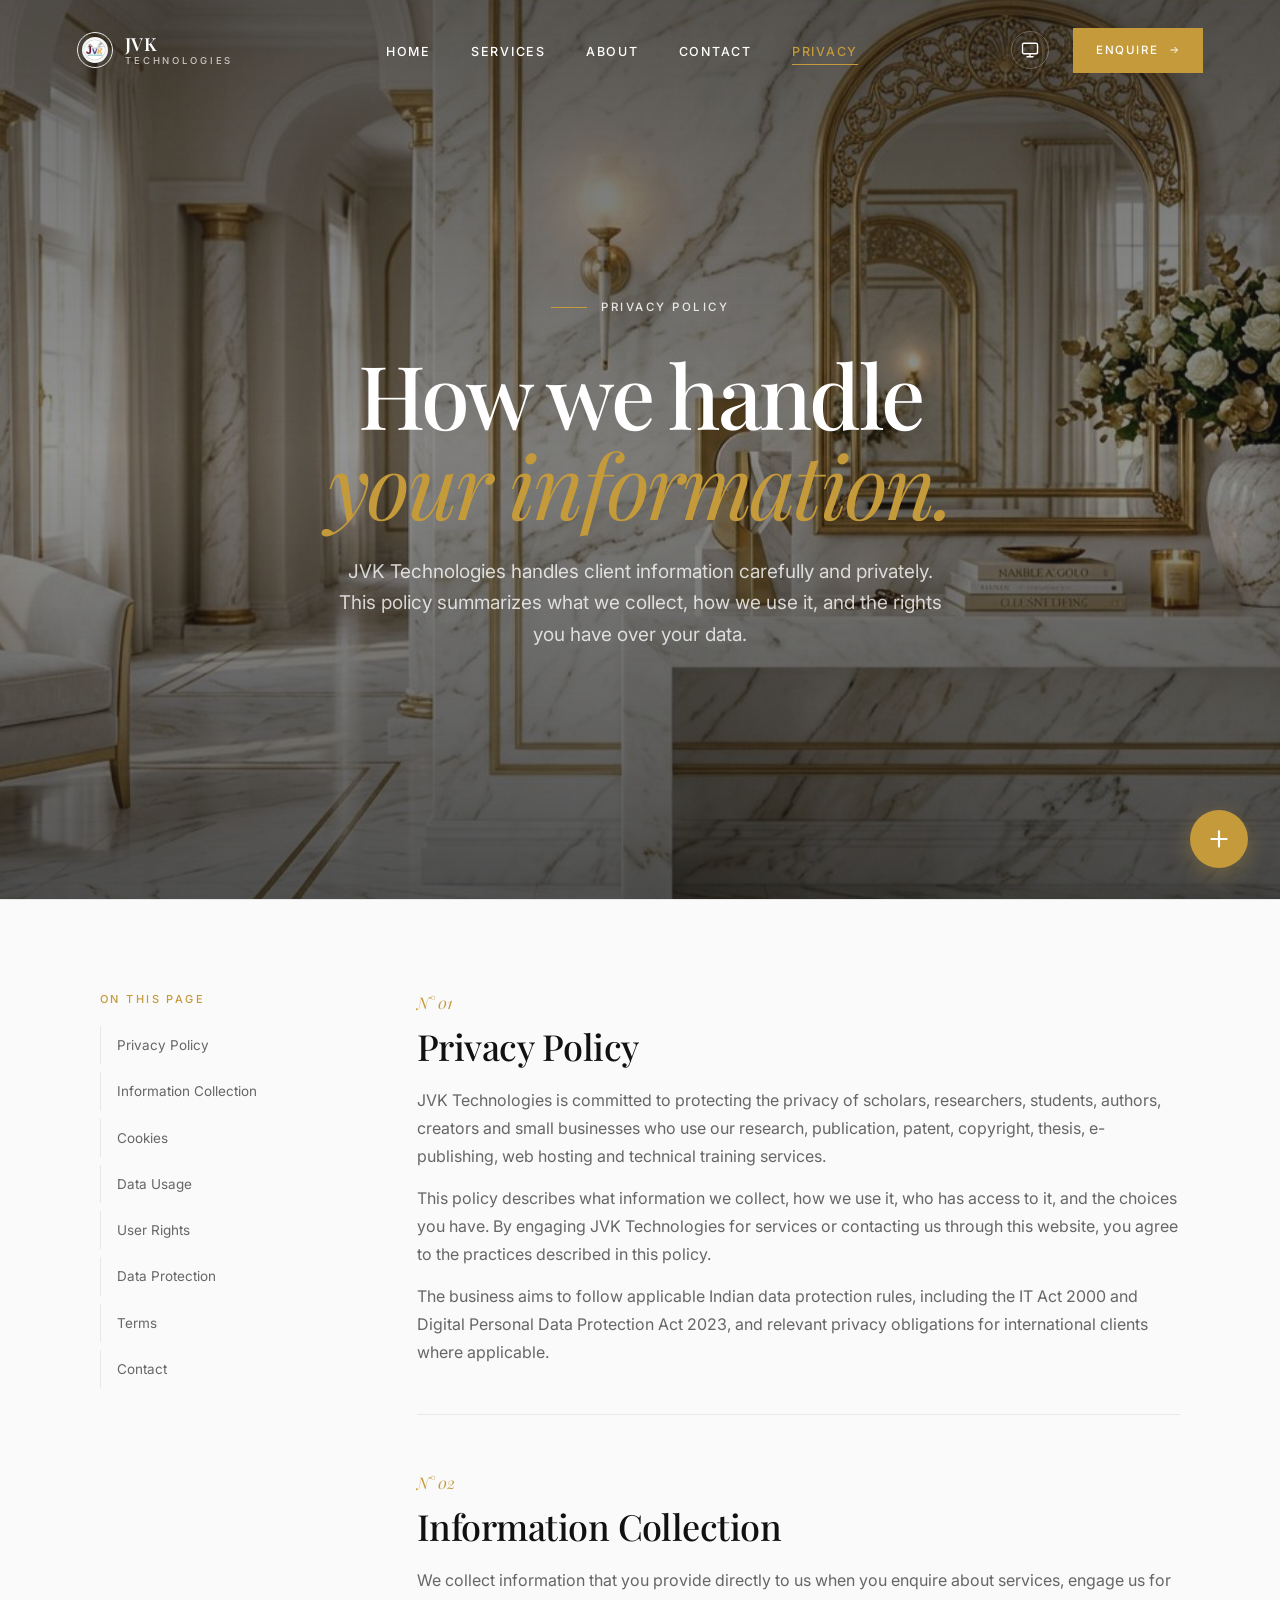
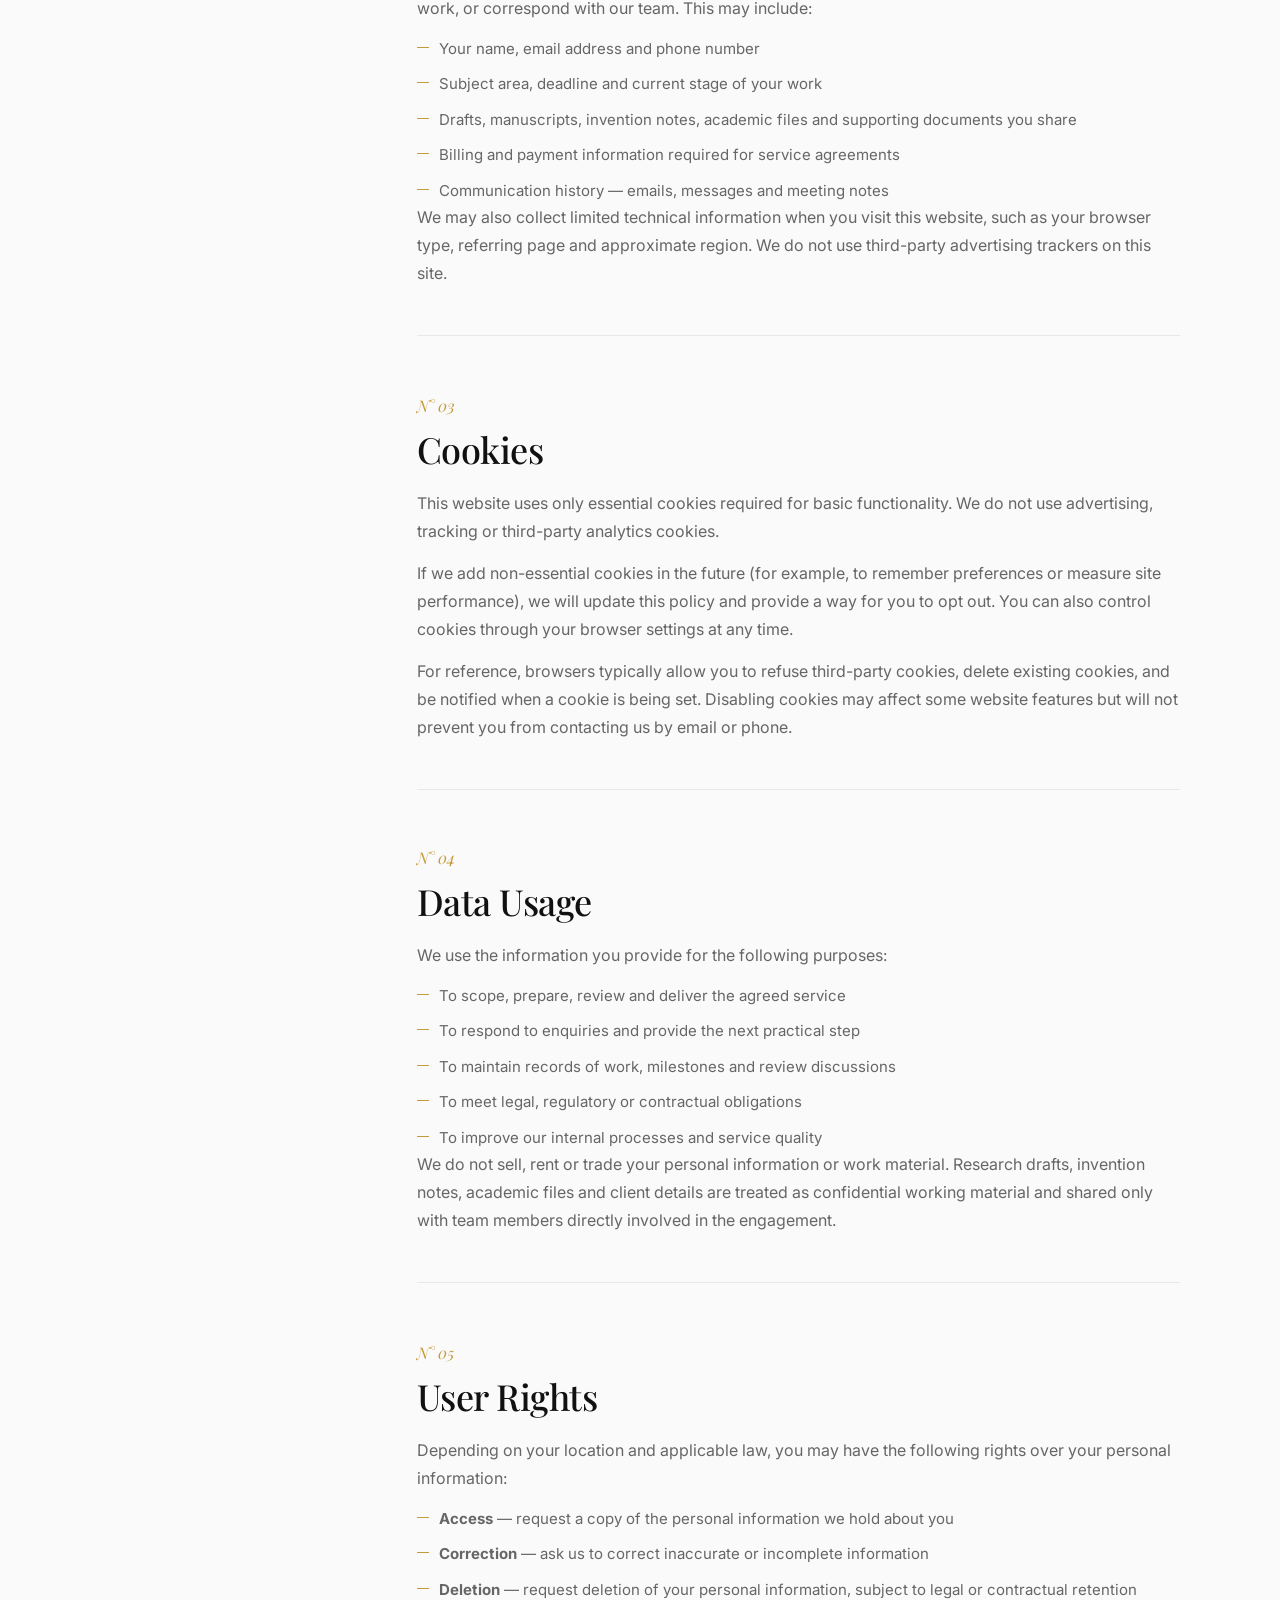
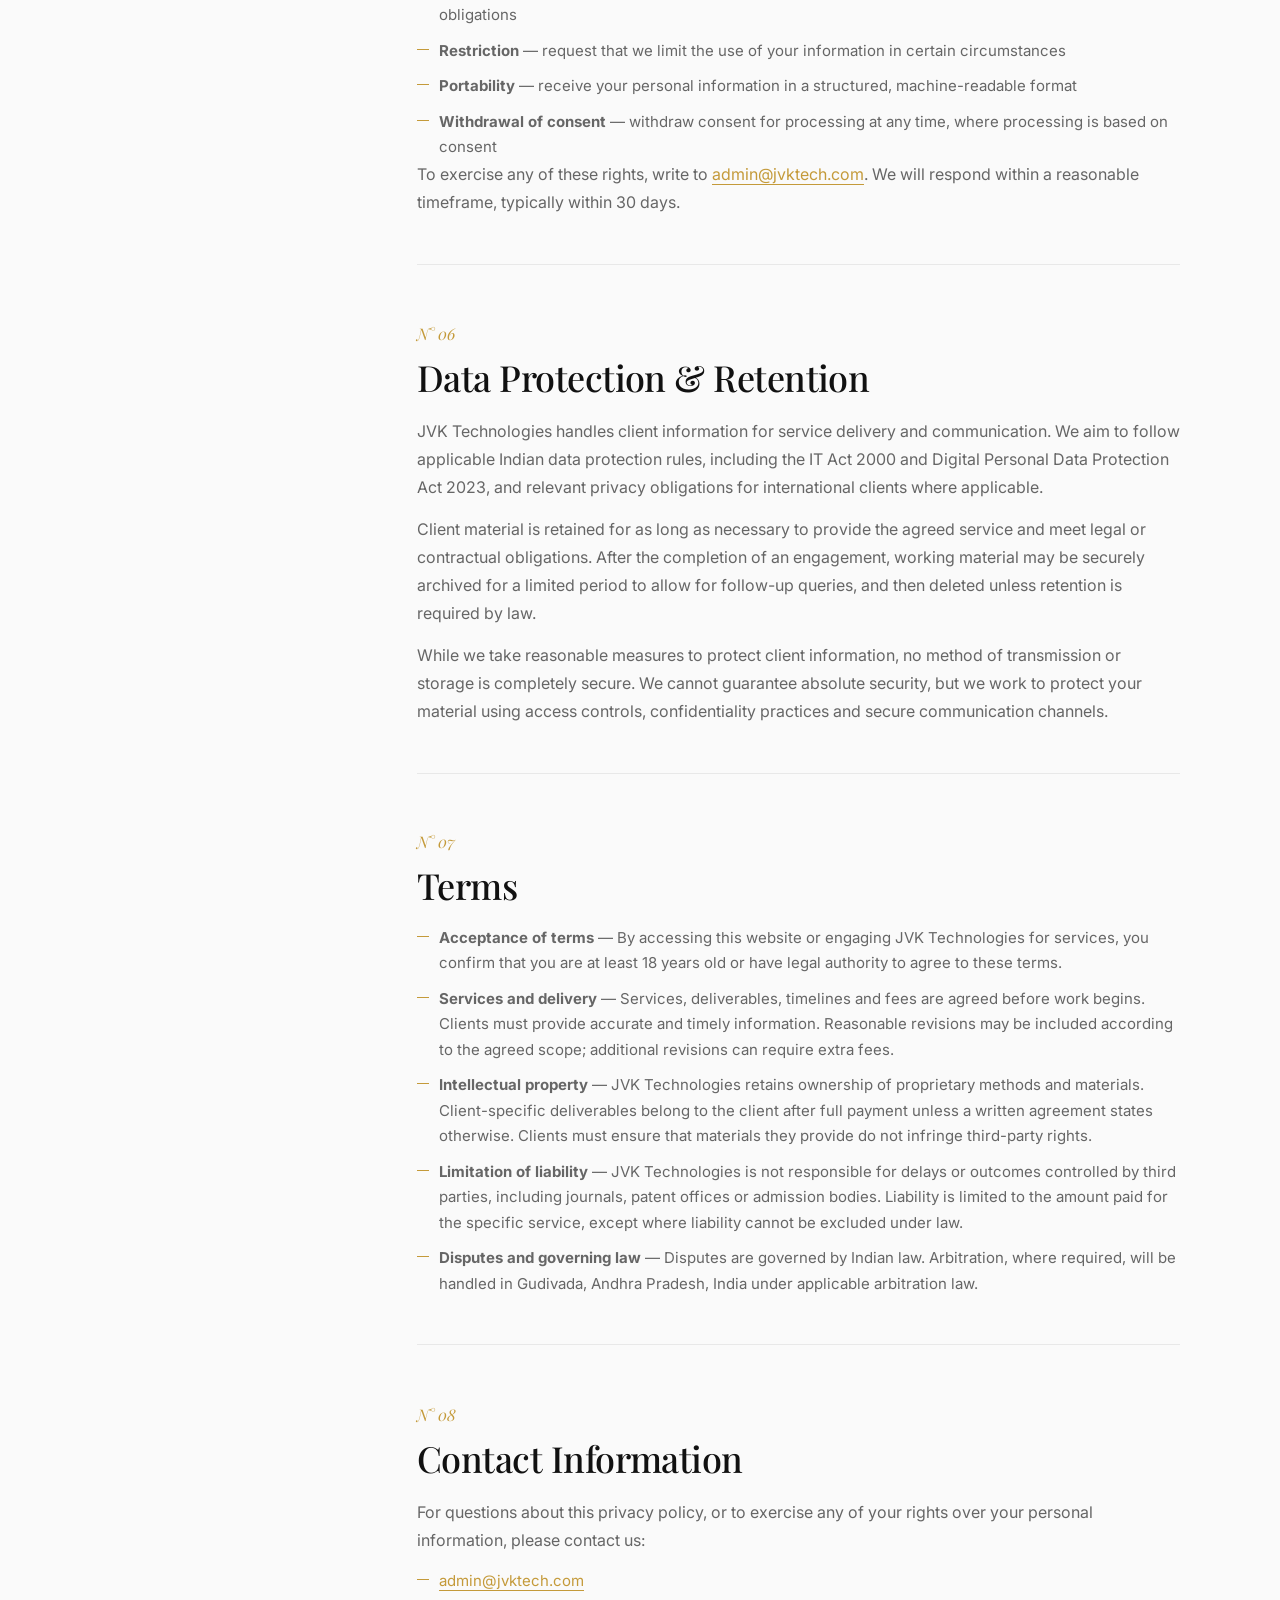
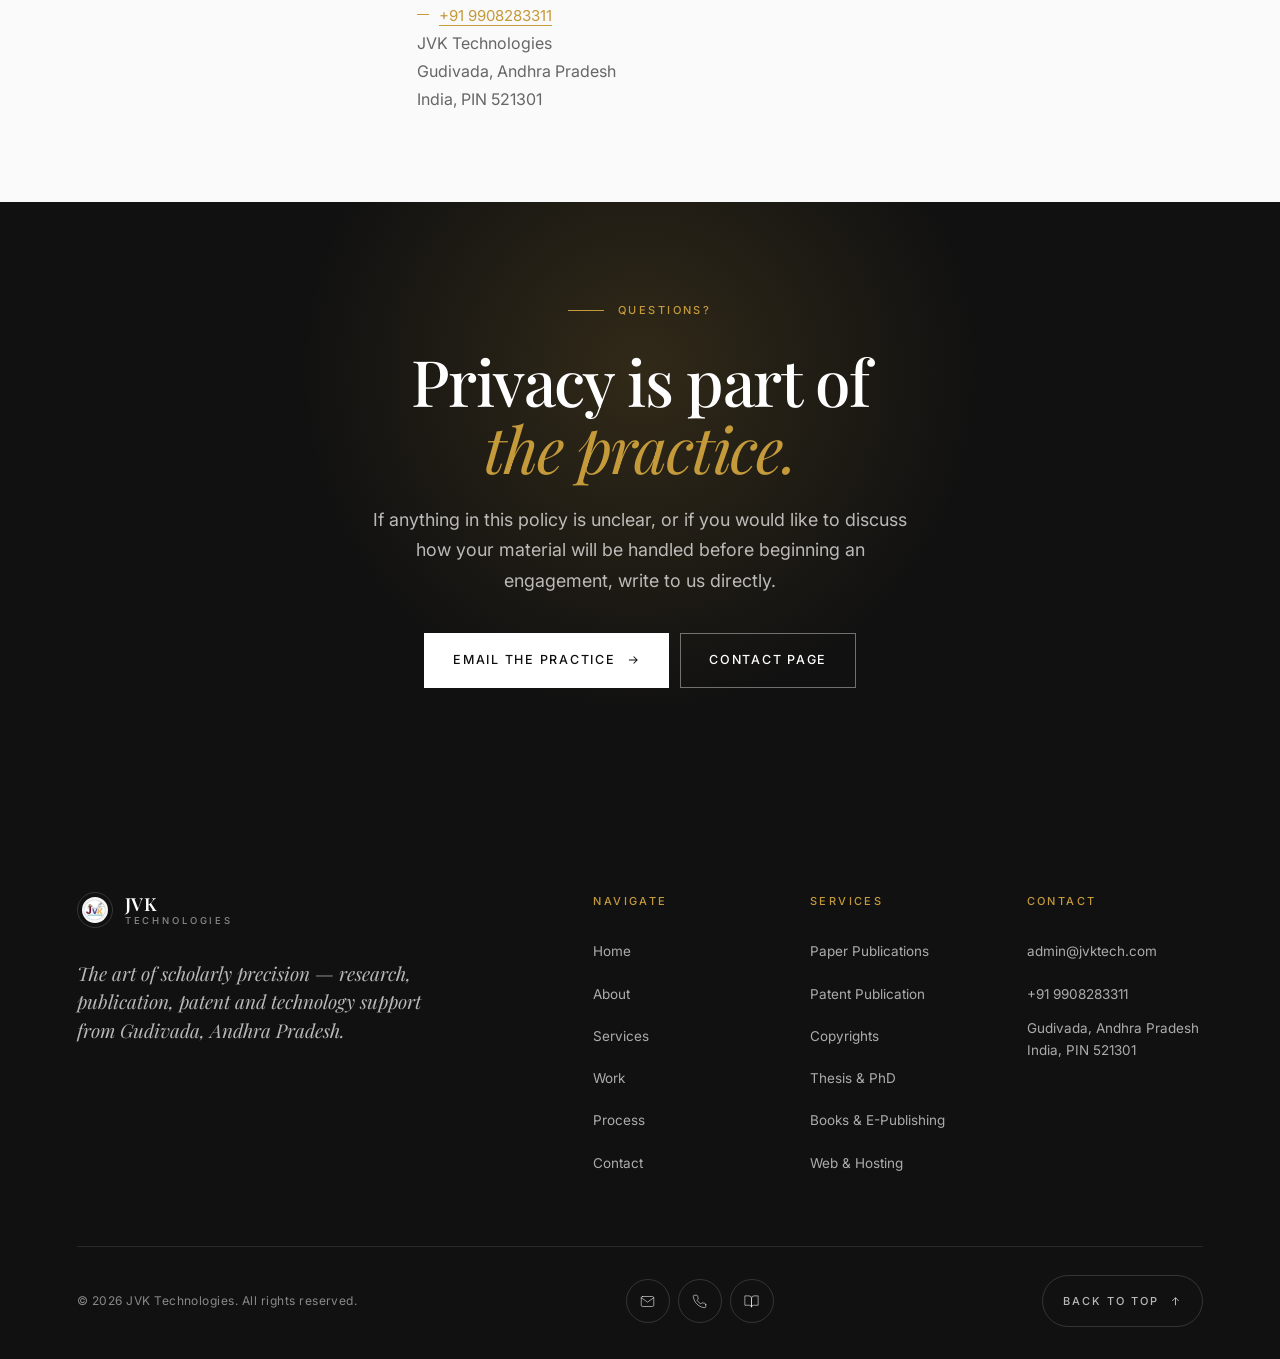
<file: privacy-policy.html>
<!doctype html>
<html lang="en">

<head>
  <meta charset="utf-8">
  <meta name="viewport" content="width=device-width, initial-scale=1">
  <title>Privacy Policy | JVK Technologies</title>
  <meta name="description"
    content="Privacy policy and terms for JVK Technologies — how we collect, use, and protect client information for research, publication, IP and technical services.">
  <meta name="robots" content="index, follow">
  <meta name="author" content="JVK Technologies">
  <link rel="canonical" href="https://jvktech.com/privacy-policy.html">
  <meta property="og:type" content="website">
  <meta property="og:site_name" content="JVK Technologies">
  <meta property="og:title" content="Privacy Policy | JVK Technologies">
  <meta property="og:description"
    content="Read JVK Technologies privacy policy — information collection, cookies, data usage, user rights and contact details.">
  <meta property="og:url" content="https://jvktech.com/privacy-policy.html">
  <meta property="og:image" content="https://jvktech.com/images/marble-1.jpg">
  <meta name="twitter:card" content="summary_large_image">
  <meta name="twitter:title" content="Privacy Policy | JVK Technologies">
  <meta name="twitter:description" content="How JVK Technologies collects, uses and protects client information.">
  <meta name="twitter:image" content="https://jvktech.com/images/marble-1.jpg">
  <link rel="icon" href="assets/jvk-logo.png">
  <link rel="preconnect" href="https://fonts.googleapis.com">
  <link rel="preconnect" href="https://fonts.gstatic.com" crossorigin>
  <link rel="stylesheet"
    href="https://fonts.googleapis.com/css2?family=Playfair+Display:ital,wght@0,400;0,500;0,600;0,700;0,800;0,900;1,400;1,500;1,600&family=Inter:wght@300;400;500;600;700&display=swap">
  <link rel="stylesheet" href="css/style.css">
  <link rel="stylesheet" href="css/animations.css">
  <link rel="stylesheet" href="css/responsive.css">
  <script>!function () { var t = localStorage.getItem('jvk-theme') || 'system'; var e = t === 'system' ? (matchMedia('(prefers-color-scheme:dark)').matches ? 'dark' : 'light') : t; document.documentElement.setAttribute('data-theme', e) }()</script>
</head>

<body>

  <div class="page-loader" id="pageLoader" aria-hidden="true">
    <div class="loader-inner">
      <div class="loader-mark"><span class="loader-line"></span><span class="loader-line"></span></div>
      <p class="loader-text">JVK Technologies</p>
    </div>
  </div>


  <div class="scroll-progress" id="scrollProgress" aria-hidden="true"></div>

  <header class="site-header" id="siteHeader">
    <div class="header-inner">
      <a href="index.html" class="brand" aria-label="JVK Technologies home" data-magnetic>
        <span class="brand-mark"><img src="assets/jvk-logo.png" alt="JVK Technologies" width="28" height="28"></span>
        <span class="brand-text"><span class="brand-name">JVK</span><span class="brand-sub">Technologies</span></span>
      </a>
      <nav class="primary-nav" id="primaryNav" aria-label="Primary">
        <ul class="nav-list">
          <li><a href="index.html" class="nav-link" data-navlink>Home<span class="nav-underline"></span></a></li>
          <li class="has-mega">
            <a href="index.html#services" class="nav-link" data-navlink>Services<span class="nav-underline"></span></a>
            <div class="mega-menu" aria-hidden="true">
              <div class="mega-inner">
                <div class="mega-col">
                  <p class="mega-label">Academic</p>
                  <a href="index.html#services" class="mega-item"><span class="mega-num">01</span><span
                      class="mega-name">Paper Publications</span></a>
                  <a href="index.html#services" class="mega-item"><span class="mega-num">02</span><span
                      class="mega-name">Thesis &amp; PhD</span></a>
                  <a href="index.html#services" class="mega-item"><span class="mega-num">03</span><span
                      class="mega-name">Books &amp; E-Publishing</span></a>
                </div>
                <div class="mega-col">
                  <p class="mega-label">Intellectual Property</p>
                  <a href="index.html#services" class="mega-item"><span class="mega-num">04</span><span
                      class="mega-name">Patent Publication</span></a>
                  <a href="index.html#services" class="mega-item"><span class="mega-num">05</span><span
                      class="mega-name">Copyrights</span></a>
                </div>
                <div class="mega-col">
                  <p class="mega-label">Technology</p>
                  <a href="index.html#services" class="mega-item"><span class="mega-num">06</span><span
                      class="mega-name">Web, Hosting &amp; Internships</span></a>
                </div>
                <div class="mega-cta">
                  <p class="mega-cta-label">Begin a conversation</p>
                  <a href="contact.html" class="mega-cta-link">Start a consultation<svg width="14" height="14"
                      viewBox="0 0 24 24" fill="none" stroke="currentColor" stroke-width="1.6">
                      <path d="M5 12h14M13 6l6 6-6 6" />
                    </svg></a>
                </div>
              </div>
            </div>
          </li>
          <li><a href="about.html" class="nav-link" data-navlink>About<span class="nav-underline"></span></a></li>
          <li><a href="contact.html" class="nav-link" data-navlink>Contact<span class="nav-underline"></span></a></li>
          <li><a href="privacy-policy.html" class="nav-link" data-navlink aria-current="page">Privacy<span
                class="nav-underline"></span></a></li>
        </ul>
      </nav>
      <div class="header-cta">
        <button class="theme-toggle" id="themeToggle" type="button" aria-label="Toggle theme">
          <svg class="icon-sun" viewBox="0 0 24 24" fill="none" stroke="currentColor" stroke-width="1.8"
            stroke-linecap="round" stroke-linejoin="round">
            <circle cx="12" cy="12" r="5" />
            <line x1="12" y1="1" x2="12" y2="3" />
            <line x1="12" y1="21" x2="12" y2="23" />
            <line x1="4.22" y1="4.22" x2="5.64" y2="5.64" />
            <line x1="18.36" y1="18.36" x2="19.78" y2="19.78" />
            <line x1="1" y1="12" x2="3" y2="12" />
            <line x1="21" y1="12" x2="23" y2="12" />
            <line x1="4.22" y1="19.78" x2="5.64" y2="18.36" />
            <line x1="18.36" y1="5.64" x2="19.78" y2="4.22" />
          </svg>
          <svg class="icon-moon" viewBox="0 0 24 24" fill="none" stroke="currentColor" stroke-width="1.8"
            stroke-linecap="round" stroke-linejoin="round">
            <path d="M21 12.79A9 9 0 1111.21 3 7 7 0 0021 12.79z" />
          </svg>
          <svg class="icon-system" viewBox="0 0 24 24" fill="none" stroke="currentColor" stroke-width="1.8"
            stroke-linecap="round" stroke-linejoin="round">
            <rect x="2" y="3" width="20" height="14" rx="2" ry="2" />
            <line x1="8" y1="21" x2="16" y2="21" />
            <line x1="12" y1="17" x2="12" y2="21" />
          </svg>
        </button>
        <a href="contact.html" class="btn btn-gold btn-magnetic" data-magnetic><span>Enquire</span><svg width="12"
            height="12" viewBox="0 0 24 24" fill="none" stroke="currentColor" stroke-width="2">
            <path d="M5 12h14M13 6l6 6-6 6" />
          </svg></a>
      </div>
      <button class="menu-toggle" id="menuToggle" type="button" aria-expanded="false" aria-controls="mobileMenu"
        aria-label="Open menu"><span></span><span></span></button>
    </div>
  </header>

  <div class="mobile-menu" id="mobileMenu" aria-hidden="true">
    <div class="mobile-menu-inner">
      <nav class="mobile-nav" aria-label="Mobile">
        <a href="index.html">Home</a>
        <a href="about.html">About</a>
        <a href="index.html#services">Services</a>
        <a href="contact.html">Contact</a>
        <a href="privacy-policy.html">Privacy</a>
        <a href="contact.html" class="mobile-cta">Enquire</a>
      </nav>
      <div class="mobile-meta">
        <a href="mailto:admin@jvktech.com">admin@jvktech.com</a>
        <a href="tel:+919908283311">+91 9908283311</a>
        <p>Gudivada, Andhra Pradesh, India</p>
      </div>
    </div>
  </div>

  <main>

    <!-- ============== PAGE HERO ============== -->
    <section class="page-hero">
      <div class="page-hero-media">
        <img src="images/marble-1.jpg" alt="Privacy and confidentiality" data-parallax="0.12">
        <div class="page-hero-overlay"></div>
      </div>
      <div class="page-hero-content">
        <p class="page-hero-eyebrow" data-reveal>
          <span class="eyebrow-line"></span>
          Privacy Policy
        </p>
        <h1 class="page-hero-title" data-reveal>
          How we handle<br>
          <em>your information.</em>
        </h1>
        <p class="page-hero-lead" data-reveal>
          JVK Technologies handles client information carefully and privately. This policy summarizes what we collect,
          how we use it, and the rights you have over your data.
        </p>
      </div>
    </section>

    <!-- ============== PRIVACY CONTENT ============== -->
    <section class="privacy">
      <div class="container">
        <div class="privacy-grid">

          <!-- Sticky table of contents -->
          <aside class="privacy-toc" data-reveal>
            <p class="privacy-toc-label">On this page</p>
            <ul>
              <li><a href="#section-1">Privacy Policy</a></li>
              <li><a href="#section-2">Information Collection</a></li>
              <li><a href="#section-3">Cookies</a></li>
              <li><a href="#section-4">Data Usage</a></li>
              <li><a href="#section-5">User Rights</a></li>
              <li><a href="#section-6">Data Protection</a></li>
              <li><a href="#section-7">Terms</a></li>
              <li><a href="#section-8">Contact</a></li>
            </ul>
          </aside>

          <!-- Content blocks -->
          <div class="privacy-content">

            <article class="privacy-block" id="section-1" data-reveal>
              <span class="privacy-block-num">N° 01</span>
              <h2>Privacy Policy</h2>
              <p>JVK Technologies is committed to protecting the privacy of scholars, researchers, students, authors,
                creators and small businesses who use our research, publication, patent, copyright, thesis,
                e-publishing, web hosting and technical training services.</p>
              <p>This policy describes what information we collect, how we use it, who has access to it, and the choices
                you have. By engaging JVK Technologies for services or contacting us through this website, you agree to
                the practices described in this policy.</p>
              <p>The business aims to follow applicable Indian data protection rules, including the IT Act 2000 and
                Digital Personal Data Protection Act 2023, and relevant privacy obligations for international clients
                where applicable.</p>
            </article>

            <article class="privacy-block" id="section-2" data-reveal>
              <span class="privacy-block-num">N° 02</span>
              <h2>Information Collection</h2>
              <p>We collect information that you provide directly to us when you enquire about services, engage us for
                work, or correspond with our team. This may include:</p>
              <ul>
                <li>Your name, email address and phone number</li>
                <li>Subject area, deadline and current stage of your work</li>
                <li>Drafts, manuscripts, invention notes, academic files and supporting documents you share</li>
                <li>Billing and payment information required for service agreements</li>
                <li>Communication history — emails, messages and meeting notes</li>
              </ul>
              <p>We may also collect limited technical information when you visit this website, such as your browser
                type, referring page and approximate region. We do not use third-party advertising trackers on this
                site.</p>
            </article>

            <article class="privacy-block" id="section-3" data-reveal>
              <span class="privacy-block-num">N° 03</span>
              <h2>Cookies</h2>
              <p>This website uses only essential cookies required for basic functionality. We do not use advertising,
                tracking or third-party analytics cookies.</p>
              <p>If we add non-essential cookies in the future (for example, to remember preferences or measure site
                performance), we will update this policy and provide a way for you to opt out. You can also control
                cookies through your browser settings at any time.</p>
              <p>For reference, browsers typically allow you to refuse third-party cookies, delete existing cookies, and
                be notified when a cookie is being set. Disabling cookies may affect some website features but will not
                prevent you from contacting us by email or phone.</p>
            </article>

            <article class="privacy-block" id="section-4" data-reveal>
              <span class="privacy-block-num">N° 04</span>
              <h2>Data Usage</h2>
              <p>We use the information you provide for the following purposes:</p>
              <ul>
                <li>To scope, prepare, review and deliver the agreed service</li>
                <li>To respond to enquiries and provide the next practical step</li>
                <li>To maintain records of work, milestones and review discussions</li>
                <li>To meet legal, regulatory or contractual obligations</li>
                <li>To improve our internal processes and service quality</li>
              </ul>
              <p>We do not sell, rent or trade your personal information or work material. Research drafts, invention
                notes, academic files and client details are treated as confidential working material and shared only
                with team members directly involved in the engagement.</p>
            </article>

            <article class="privacy-block" id="section-5" data-reveal>
              <span class="privacy-block-num">N° 05</span>
              <h2>User Rights</h2>
              <p>Depending on your location and applicable law, you may have the following rights over your personal
                information:</p>
              <ul>
                <li><strong>Access</strong> — request a copy of the personal information we hold about you</li>
                <li><strong>Correction</strong> — ask us to correct inaccurate or incomplete information</li>
                <li><strong>Deletion</strong> — request deletion of your personal information, subject to legal or
                  contractual retention obligations</li>
                <li><strong>Restriction</strong> — request that we limit the use of your information in certain
                  circumstances</li>
                <li><strong>Portability</strong> — receive your personal information in a structured, machine-readable
                  format</li>
                <li><strong>Withdrawal of consent</strong> — withdraw consent for processing at any time, where
                  processing is based on consent</li>
              </ul>
              <p>To exercise any of these rights, write to <a href="mailto:admin@jvktech.com">admin@jvktech.com</a>. We
                will respond within a reasonable timeframe, typically within 30 days.</p>
            </article>

            <article class="privacy-block" id="section-6" data-reveal>
              <span class="privacy-block-num">N° 06</span>
              <h2>Data Protection &amp; Retention</h2>
              <p>JVK Technologies handles client information for service delivery and communication. We aim to follow
                applicable Indian data protection rules, including the IT Act 2000 and Digital Personal Data Protection
                Act 2023, and relevant privacy obligations for international clients where applicable.</p>
              <p>Client material is retained for as long as necessary to provide the agreed service and meet legal or
                contractual obligations. After the completion of an engagement, working material may be securely
                archived for a limited period to allow for follow-up queries, and then deleted unless retention is
                required by law.</p>
              <p>While we take reasonable measures to protect client information, no method of transmission or storage
                is completely secure. We cannot guarantee absolute security, but we work to protect your material using
                access controls, confidentiality practices and secure communication channels.</p>
            </article>

            <article class="privacy-block" id="section-7" data-reveal>
              <span class="privacy-block-num">N° 07</span>
              <h2>Terms</h2>
              <ul>
                <li><strong>Acceptance of terms</strong> — By accessing this website or engaging JVK Technologies for
                  services, you confirm that you are at least 18 years old or have legal authority to agree to these
                  terms.</li>
                <li><strong>Services and delivery</strong> — Services, deliverables, timelines and fees are agreed
                  before work begins. Clients must provide accurate and timely information. Reasonable revisions may be
                  included according to the agreed scope; additional revisions can require extra fees.</li>
                <li><strong>Intellectual property</strong> — JVK Technologies retains ownership of proprietary methods
                  and materials. Client-specific deliverables belong to the client after full payment unless a written
                  agreement states otherwise. Clients must ensure that materials they provide do not infringe
                  third-party rights.</li>
                <li><strong>Limitation of liability</strong> — JVK Technologies is not responsible for delays or
                  outcomes controlled by third parties, including journals, patent offices or admission bodies.
                  Liability is limited to the amount paid for the specific service, except where liability cannot be
                  excluded under law.</li>
                <li><strong>Disputes and governing law</strong> — Disputes are governed by Indian law. Arbitration,
                  where required, will be handled in Gudivada, Andhra Pradesh, India under applicable arbitration law.
                </li>
              </ul>
            </article>

            <article class="privacy-block" id="section-8" data-reveal>
              <span class="privacy-block-num">N° 08</span>
              <h2>Contact Information</h2>
              <p>For questions about this privacy policy, or to exercise any of your rights over your personal
                information, please contact us:</p>
              <ul>
                <li><a href="mailto:admin@jvktech.com">admin@jvktech.com</a></li>

                <li><a href="tel:+919908283311">+91 9908283311</a></li>
              </ul>
              <p>JVK Technologies<br>Gudivada, Andhra Pradesh<br>India, PIN 521301</p>
            </article>

          </div>
        </div>
      </div>
    </section>

    <!-- ============== CTA ============== -->
    <section class="cta-band" id="cta">
      <div class="cta-band-inner">
        <p class="section-eyebrow" data-reveal>
          <span class="eyebrow-line"></span>
          Questions?
        </p>
        <h2 class="cta-band-title" data-reveal>
          Privacy is part of<br>
          <em>the practice.</em>
        </h2>
        <p class="cta-band-lead" data-reveal>
          If anything in this policy is unclear, or if you would like to discuss how your material will be handled
          before beginning an engagement, write to us directly.
        </p>
        <div class="cta-band-actions" data-reveal>
          <a href="mailto:admin@jvktech.com" class="btn btn-dark btn-magnetic" data-magnetic>
            <span>Email the practice</span>
            <svg width="14" height="14" viewBox="0 0 24 24" fill="none" stroke="currentColor" stroke-width="1.8">
              <path d="M5 12h14M13 6l6 6-6 6" />
            </svg>
          </a>
          <a href="contact.html" class="btn btn-ghost btn-magnetic" data-magnetic>
            <span>Contact page</span>
          </a>
        </div>
      </div>
    </section>

  </main>

  <footer class="site-footer">
    <div class="container">
      <div class="footer-top">
        <div class="footer-brand">
          <a href="index.html" class="brand" aria-label="JVK Technologies home">
            <span class="brand-mark"><img src="assets/jvk-logo.png" alt="JVK Technologies" width="32"
                height="32"></span>
            <span class="brand-text"><span class="brand-name">JVK</span><span
                class="brand-sub">Technologies</span></span>
          </a>
          <p class="footer-tagline">The art of scholarly precision — research, publication, patent and technology
            support from Gudivada, Andhra Pradesh.</p>
        </div>
        <div class="footer-cols">
          <div class="footer-col">
            <h4>Navigate</h4>
            <ul>
              <li><a href="index.html">Home</a></li>
              <li><a href="about.html">About</a></li>
              <li><a href="index.html#services">Services</a></li>
              <li><a href="index.html#work">Work</a></li>
              <li><a href="index.html#process">Process</a></li>
              <li><a href="contact.html">Contact</a></li>
            </ul>
          </div>
          <div class="footer-col">
            <h4>Services</h4>
            <ul>
              <li><a href="index.html#services">Paper Publications</a></li>
              <li><a href="index.html#services">Patent Publication</a></li>
              <li><a href="index.html#services">Copyrights</a></li>
              <li><a href="index.html#services">Thesis &amp; PhD</a></li>
              <li><a href="index.html#services">Books &amp; E-Publishing</a></li>
              <li><a href="index.html#services">Web &amp; Hosting</a></li>
            </ul>
          </div>
          <div class="footer-col">
            <h4>Contact</h4>
            <ul>
              <li><a href="mailto:admin@jvktech.com">admin@jvktech.com</a></li>

              <li><a href="tel:+919908283311">+91 9908283311</a></li>
              <li class="footer-address">Gudivada, Andhra Pradesh<br>India, PIN 521301</li>
            </ul>
          </div>
        </div>
      </div>
      <div class="footer-rule"></div>
      <div class="footer-bottom">
        <p>&copy; <span id="year">2026</span> JVK Technologies. All rights reserved.</p>
        <div class="footer-social">
          <a href="mailto:admin@jvktech.com" aria-label="Email"><svg viewBox="0 0 24 24" fill="none"
              stroke="currentColor" stroke-width="1.5" stroke-linecap="round" stroke-linejoin="round">
              <path d="M4 4h16c1.1 0 2 .9 2 2v12c0 1.1-.9 2-2 2H4c-1.1 0-2-.9-2-2V6c0-1.1.9-2 2-2z" />
              <polyline points="22,6 12,13 2,6" />
            </svg></a>
          <a href="tel:+919908283311" aria-label="Phone"><svg viewBox="0 0 24 24" fill="none" stroke="currentColor"
              stroke-width="1.5" stroke-linecap="round" stroke-linejoin="round">
              <path
                d="M22 16.92v3a2 2 0 0 1-2.18 2 19.79 19.79 0 0 1-8.63-3.07 19.5 19.5 0 0 1-6-6 19.79 19.79 0 0 1-3.07-8.67A2 2 0 0 1 4.11 2h3a2 2 0 0 1 2 1.72 12.84 12.84 0 0 0 .7 2.81 2 2 0 0 1-.45 2.11L8.09 9.91a16 16 0 0 0 6 6l1.27-1.27a2 2 0 0 1 2.11-.45 12.84 12.84 0 0 0 2.81.7A2 2 0 0 1 22 16.92z" />
            </svg></a>
          <a href="https://books.jvktech.com/" target="_blank" rel="noopener" aria-label="JVK Books"><svg
              viewBox="0 0 24 24" fill="none" stroke="currentColor" stroke-width="1.5" stroke-linecap="round"
              stroke-linejoin="round">
              <path d="M2 3h6a4 4 0 0 1 4 4v14a3 3 0 0 0-3-3H2z" />
              <path d="M22 3h-6a4 4 0 0 0-4 4v14a3 3 0 0 1 3-3h7z" />
            </svg></a>
        </div>
        <button class="back-to-top" id="backToTop" type="button" aria-label="Back to top"><span>Back to top</span><svg
            width="13" height="13" viewBox="0 0 24 24" fill="none" stroke="currentColor" stroke-width="1.8">
            <path d="M12 19V5M6 11l6-6 6 6" />
          </svg></button>
      </div>
    </div>
  </footer>

  <!-- Floating contact bubble -->
  <div class="fab-wrap" id="fabWrap">
    <div class="fab-options">
      <a href="https://wa.me/919908283311" target="_blank" rel="noopener" class="fab-option" aria-label="WhatsApp">
        <svg class="fab-icon-wa" viewBox="0 0 24 24" fill="currentColor">
          <path
            d="M17.472 14.382c-.297-.149-1.758-.867-2.03-.967-.273-.099-.471-.148-.67.15-.197.297-.767.966-.94 1.164-.173.199-.347.223-.644.075-.297-.15-1.255-.463-2.39-1.475-.883-.788-1.48-1.761-1.653-2.059-.173-.297-.018-.458.13-.606.134-.133.298-.347.446-.52.149-.174.198-.298.298-.497.099-.198.05-.371-.025-.52-.075-.149-.669-1.612-.916-2.207-.242-.579-.487-.5-.669-.51-.173-.008-.371-.01-.57-.01-.198 0-.52.074-.792.372-.272.297-1.04 1.016-1.04 2.479 0 1.462 1.065 2.875 1.213 3.074.149.198 2.096 3.2 5.077 4.487.709.306 1.262.489 1.694.625.712.227 1.36.195 1.871.118.571-.085 1.758-.719 2.006-1.413.248-.694.248-1.289.173-1.413-.074-.124-.272-.198-.57-.347m-5.421 7.403h-.004a9.87 9.87 0 01-5.031-1.378l-.361-.214-3.741.982.998-3.648-.235-.374a9.86 9.86 0 01-1.51-5.26c.001-5.45 4.436-9.884 9.888-9.884 2.64 0 5.122 1.03 6.988 2.898a9.825 9.825 0 012.893 6.994c-.003 5.45-4.437 9.884-9.885 9.884m8.413-18.297A11.815 11.815 0 0012.05 0C5.495 0 .16 5.335.157 11.892c0 2.096.547 4.142 1.588 5.945L.057 24l6.305-1.654a11.882 11.882 0 005.683 1.448h.005c6.554 0 11.89-5.335 11.893-11.893a11.821 11.821 0 00-3.48-8.413z" />
        </svg>
        <span>WhatsApp</span>
      </a>
      <a href="mailto:admin@jvktech.com" class="fab-option" aria-label="Email">
        <svg class="fab-icon-mail" viewBox="0 0 24 24" fill="none" stroke="currentColor" stroke-width="1.8"
          stroke-linecap="round" stroke-linejoin="round">
          <path d="M4 4h16c1.1 0 2 .9 2 2v12c0 1.1-.9 2-2 2H4c-1.1 0-2-.9-2-2V6c0-1.1.9-2 2-2z" />
          <polyline points="22,6 12,13 2,6" />
        </svg>
        <span>Gmail</span>
      </a>
    </div>
    <button class="fab-btn" type="button" aria-label="Contact us">
      <svg viewBox="0 0 24 24" fill="none" stroke="currentColor" stroke-width="2" stroke-linecap="round"
        stroke-linejoin="round">
        <line x1="12" y1="5" x2="12" y2="19" />
        <line x1="5" y1="12" x2="19" y2="12" />
      </svg>
    </button>
  </div>

  <script src="js/main.js" defer></script>
  <script src="js/navigation.js" defer></script>
  <script src="js/slider.js" defer></script>
  <script src="js/contact.js" defer></script>
  <script src="js/theme.js" defer></script>
  <script src="js/fab.js" defer></script>
<!-- 
  Designed by cr indresh
  GitHub: https://github.com/cr-indresh
  LinkedIn: https://www.linkedin.com/in/cr-indresh
-->
</body>
</html>
</file>
<file: css/style.css>
/* =========================================================
   JVK TECHNOLOGIES — LUXURY EDITION
   Handcrafted CSS · No frameworks · No libraries
   ---------------------------------------------------------
   Design system:
   - Palette: bg #FAFAFA · ink #111 · muted #666 · gold #C49A3A
   - Type: Playfair Display (headings) · Inter (body)
   - Look: editorial · asymmetrical · premium spacing
   ========================================================= */

/* ---------- 1. DESIGN TOKENS ---------- */
:root {
  /* Color */
  --bg:           #FAFAFA;
  --surface:      #FFFFFF;
  --surface-2:    #F4F2EE;
  --ink:          #111111;
  --ink-2:        #2A2A2A;
  --muted:        #666666;
  --muted-2:      #999999;
  --border:       #E8E8E8;
  --border-soft:  #F0F0F0;
  --gold:         #C49A3A;
  --gold-soft:    #F5EED9;
  --gold-ink:     #8E6E1F;
  --hover:        #111111;

  /* Type */
  --font-serif: "Playfair Display", "Times New Roman", Georgia, serif;
  --font-sans: "Inter", -apple-system, BlinkMacSystemFont, "Segoe UI", Helvetica, Arial, sans-serif;

  /* Layout */
  --max: 1320px;
  --gutter: clamp(24px, 6vw, 80px);

  /* Radius */
  --r-sm: 6px;
  --r:    10px;
  --r-lg: 16px;
  --r-xl: 24px;

  /* Shadows — luxury, soft, single light source */
  --sh-xs: 0 1px 2px rgba(17,17,17,0.04);
  --sh-sm: 0 2px 8px rgba(17,17,17,0.05);
  --sh-md: 0 8px 28px rgba(17,17,17,0.08);
  --sh-lg: 0 24px 60px rgba(17,17,17,0.10);
  --sh-xl: 0 40px 90px rgba(17,17,17,0.14);

  /* Motion */
  --ease:     cubic-bezier(0.22, 1, 0.36, 1);
  --ease-out: cubic-bezier(0.16, 1, 0.3, 1);
  --ease-lux: cubic-bezier(0.65, 0, 0.35, 1);
  --t-fast: 0.2s;
  --t:      0.4s;
  --t-slow: 0.7s;
}

/* ---------- DARK THEME ---------- */
[data-theme="dark"] {
  --bg:           #0F0F0F;
  --surface:      #1A1A1A;
  --surface-2:    #222222;
  --ink:          #F0F0F0;
  --ink-2:        #D8D8D8;
  --muted:        #A0A0A0;
  --muted-2:      #777777;
  --border:       #2E2E2E;
  --border-soft:  #252525;
  --gold:         #D4A94E;
  --gold-soft:    #2A2418;
  --gold-ink:     #D4A94E;
  --hover:        #F0F0F0;
  --sh-xs: 0 1px 2px rgba(0,0,0,0.20);
  --sh-sm: 0 2px 8px rgba(0,0,0,0.25);
  --sh-md: 0 8px 28px rgba(0,0,0,0.30);
  --sh-lg: 0 24px 60px rgba(0,0,0,0.35);
  --sh-xl: 0 40px 90px rgba(0,0,0,0.40);
}
[data-theme="dark"] .site-header.is-scrolled {
  background: rgba(15, 15, 15, 0.85);
  box-shadow: 0 1px 0 rgba(255,255,255,0.06);
}
[data-theme="dark"] .page-loader {
  background: #0F0F0F;
}
[data-theme="dark"] .mobile-menu {
  background: #0F0F0F;
}
[data-theme="dark"] img {
  filter: brightness(0.92);
}
[data-theme="dark"] .stats {
  background: #1A1A1A;
}
[data-theme="dark"] .cta-band {
  background: #1A1A1A;
}
[data-theme="dark"] .credentials,
[data-theme="dark"] .site-footer,
[data-theme="dark"] .pricing-card,
[data-theme="dark"] .tier-featured,
[data-theme="dark"] .testimonials {
  background: #121212;
}
[data-theme="dark"] .pricing-card,
[data-theme="dark"] .tier-featured {
  border-color: #262626;
}
[data-theme="dark"] .slider-controls .slider-prev,
[data-theme="dark"] .slider-controls .slider-next {
  background: #222;
}
[data-theme="dark"] .btn-dark {
  background: #EAEAEA;
  color: #0F0F0F;
  border-color: #EAEAEA;
}
[data-theme="dark"] .btn-gold:hover {
  background: #EAEAEA;
  color: #0F0F0F;
  border-color: #EAEAEA;
}
[data-theme="dark"] .btn-ghost:hover {
  background: #EAEAEA;
  color: #0F0F0F;
  border-color: #EAEAEA;
}
[data-theme="dark"] .hero-actions .btn-ghost:hover,
[data-theme="dark"] .cta-band .btn-ghost:hover {
  color: #0F0F0F;
}

/* ---------- THEME TOGGLE ---------- */
.theme-toggle {
  width: 38px; height: 38px;
  border: 1px solid rgba(255,255,255,0.25);
  border-radius: 50%;
  background: transparent;
  color: var(--header-text);
  cursor: pointer;
  display: grid;
  place-items: center;
  transition: border-color var(--t), color var(--t), transform var(--t) var(--ease);
  flex-shrink: 0;
}
.site-header.is-scrolled .theme-toggle {
  border-color: var(--border);
}
.theme-toggle:hover {
  border-color: var(--gold);
  color: var(--gold);
  transform: rotate(30deg);
}
.theme-toggle svg {
  width: 18px; height: 18px;
}
.theme-toggle .icon-sun,
.theme-toggle .icon-moon,
.theme-toggle .icon-system { display: none; }
[data-theme="light"] .theme-toggle .icon-sun { display: block; }
[data-theme="dark"]  .theme-toggle .icon-moon { display: block; }
.theme-toggle.is-system .icon-sun,
.theme-toggle.is-system .icon-moon { display: none !important; }
.theme-toggle.is-system .icon-system { display: block; }

/* ---------- 2. RESET ---------- */
*, *::before, *::after { box-sizing: border-box; }
* { margin: 0; padding: 0; }

html {
  -webkit-text-size-adjust: 100%;
  text-size-adjust: 100%;
  scroll-behavior: smooth;
  overflow-x: hidden;
}

body {
  font-family: var(--font-sans);
  background: var(--bg);
  color: var(--ink);
  font-size: 16px;
  line-height: 1.65;
  font-weight: 400;
  -webkit-font-smoothing: antialiased;
  -moz-osx-font-smoothing: grayscale;
  overflow-x: hidden;
  text-rendering: optimizeLegibility;
  transition: background 0.4s ease, color 0.4s ease;
}

img { display: block; max-width: 100%; height: auto; }
a { color: inherit; text-decoration: none; }
button { font: inherit; color: inherit; background: none; border: none; cursor: pointer; }
ul, ol { list-style: none; }
input, textarea, select { font: inherit; color: inherit; }

::selection { background: var(--gold); color: #fff; }

:focus-visible {
  outline: 1.5px solid var(--gold);
  outline-offset: 4px;
}

@media (prefers-reduced-motion: reduce) {
  html { scroll-behavior: auto; }
  *, *::before, *::after {
    animation-duration: 0.01ms !important;
    animation-iteration-count: 1 !important;
    transition-duration: 0.01ms !important;
  }
}

/* ---------- 3. LAYOUT PRIMITIVES ---------- */
.container {
  max-width: var(--max);
  margin: 0 auto;
  padding-left: var(--gutter);
  padding-right: var(--gutter);
}

/* ---------- 4. TYPOGRAPHY HELPERS ---------- */
.display-heading {
  font-family: var(--font-serif);
  font-weight: 500;
  font-size: clamp(34px, 5.5vw, 68px);
  line-height: 1.02;
  letter-spacing: -0.025em;
  color: var(--ink);
}
.display-heading em {
  font-style: italic;
  color: var(--gold);
  font-weight: 400;
}

.section-eyebrow {
  display: inline-flex;
  align-items: center;
  gap: 14px;
  font-family: var(--font-sans);
  font-size: 11px;
  font-weight: 500;
  letter-spacing: 0.22em;
  text-transform: uppercase;
  color: var(--gold);
  margin-bottom: 28px;
}
.eyebrow-line {
  display: block;
  width: 36px;
  height: 1px;
  background: var(--gold);
}

.section-lead {
  margin-top: 28px;
  font-size: clamp(16px, 1.4vw, 19px);
  color: var(--muted);
  line-height: 1.7;
  max-width: 560px;
}

.lead-text {
  font-family: var(--font-serif);
  font-size: clamp(20px, 2.2vw, 26px);
  line-height: 1.45;
  font-style: italic;
  color: var(--ink);
  letter-spacing: -0.01em;
}

/* ---------- 5. BUTTONS ---------- */
.btn {
  display: inline-flex;
  align-items: center;
  gap: 10px;
  padding: 16px 28px;
  font-family: var(--font-sans);
  font-size: 12.5px;
  font-weight: 500;
  letter-spacing: 0.14em;
  text-transform: uppercase;
  border-radius: 0;
  position: relative;
  overflow: hidden;
  transition: color var(--t) var(--ease),
              background var(--t) var(--ease),
              border-color var(--t) var(--ease),
              transform var(--t) var(--ease);
  white-space: nowrap;
}
.btn svg { transition: transform var(--t) var(--ease); }
.btn:hover svg { transform: translateX(4px); }

.btn-dark {
  background: var(--ink);
  color: #fff;
  border: 1px solid var(--ink);
}
.btn-dark:hover {
  background: var(--gold);
  border-color: var(--gold);
  color: #fff;
}

.btn-gold {
  background: var(--gold);
  color: #fff;
  border: 1px solid var(--gold);
}
.btn-gold:hover {
  background: var(--ink);
  border-color: var(--ink);
}

.btn-ghost {
  background: transparent;
  color: var(--ink);
  border: 1px solid var(--border);
}
.btn-ghost:hover {
  border-color: var(--ink);
  background: var(--ink);
  color: #fff;
}

/* Ripple */
.btn .ripple {
  position: absolute;
  border-radius: 50%;
  transform: scale(0);
  background: rgba(255,255,255,0.4);
  animation: ripple 0.7s var(--ease-out);
  pointer-events: none;
}
@keyframes ripple {
  to { transform: scale(3); opacity: 0; }
}

/* ---------- 7. SCROLL PROGRESS ---------- */
.scroll-progress {
  position: fixed;
  top: 0; left: 0;
  height: 2px;
  width: 0%;
  background: var(--gold);
  z-index: 200;
  transition: width 0.08s linear;
}

/* ---------- 8. HEADER / NAVIGATION ---------- */
.site-header {
  position: fixed;
  top: 0; left: 0; right: 0;
  z-index: 100;
  transition: background var(--t) var(--ease),
              backdrop-filter var(--t),
              box-shadow var(--t),
              padding var(--t) var(--ease);
  padding: 28px 0;
  --header-text: #fff;
  --header-muted: rgba(255, 255, 255, 0.7);
}
.site-header.is-scrolled {
  background: rgba(250, 250, 250, 0.82);
  backdrop-filter: saturate(180%) blur(20px);
  -webkit-backdrop-filter: saturate(180%) blur(20px);
  box-shadow: 0 1px 0 rgba(17,17,17,0.05);
  padding: 16px 0;
  --header-text: var(--ink);
  --header-muted: var(--muted);
}
.header-inner {
  max-width: var(--max);
  margin: 0 auto;
  padding: 0 var(--gutter);
  display: flex;
  align-items: center;
  justify-content: space-between;
  gap: 32px;
}

/* Brand */
.brand {
  display: inline-flex;
  align-items: center;
  gap: 12px;
  position: relative;
}
.brand-mark {
  width: 36px; height: 36px;
  border-radius: 50%;
  overflow: hidden;
  display: grid;
  place-items: center;
  border: 1px solid var(--border);
  transition: transform var(--t) var(--ease), border-color var(--t);
}
.brand-mark img { 
  width: 26px; 
  height: 26px; 
  border-radius: 50%;
}
.brand:hover .brand-mark {
  transform: rotate(-12deg);
  border-color: var(--gold);
}
.brand-text {
  display: flex;
  flex-direction: column;
  line-height: 1;
}
.brand-name {
  font-family: var(--font-serif);
  font-size: 18px;
  font-weight: 600;
  letter-spacing: 0.02em;
  color: var(--header-text);
}
.brand-sub {
  font-size: 9.5px;
  font-weight: 500;
  letter-spacing: 0.3em;
  text-transform: uppercase;
  color: var(--header-muted);
  margin-top: 3px;
}

/* Primary nav */
.primary-nav { flex: 1; display: flex; justify-content: center; }
.nav-list {
  display: flex;
  align-items: center;
  gap: 4px;
}
.nav-link {
  position: relative;
  padding: 10px 18px;
  font-size: 12.5px;
  font-weight: 500;
  letter-spacing: 0.14em;
  text-transform: uppercase;
  color: var(--header-text);
  transition: color var(--t) var(--ease);
}
.nav-underline {
  position: absolute;
  left: 18px; right: 18px;
  bottom: 4px;
  height: 1px;
  background: var(--gold);
  transform: scaleX(0);
  transform-origin: left;
  transition: transform var(--t) var(--ease);
}
.nav-link:hover { color: var(--gold); }
.nav-link:hover .nav-underline { transform: scaleX(1); }
.nav-link.is-active { color: var(--gold); }
.nav-link.is-active .nav-underline { transform: scaleX(1); }

/* Mega menu */
.has-mega { position: static; }
.mega-menu {
  position: absolute;
  top: 100%; left: 0; right: 0;
  background: var(--surface);
  border-top: 1px solid var(--border);
  box-shadow: var(--sh-lg);
  opacity: 0;
  visibility: hidden;
  transform: translateY(-8px);
  transition: opacity var(--t) var(--ease), transform var(--t) var(--ease), visibility var(--t);
}
.has-mega:hover .mega-menu,
.has-mega:focus-within .mega-menu {
  opacity: 1;
  visibility: visible;
  transform: translateY(0);
}
.mega-inner {
  max-width: var(--max);
  margin: 0 auto;
  padding: 48px var(--gutter);
  display: grid;
  grid-template-columns: 1fr 1fr 1fr 1.2fr;
  gap: 48px;
}
.mega-col { display: flex; flex-direction: column; gap: 4px; }
.mega-label {
  font-size: 10.5px;
  font-weight: 500;
  letter-spacing: 0.2em;
  text-transform: uppercase;
  color: var(--muted-2);
  margin-bottom: 14px;
}
.mega-item {
  display: flex;
  align-items: baseline;
  gap: 14px;
  padding: 12px 0;
  border-bottom: 1px solid var(--border-soft);
  transition: padding-left var(--t) var(--ease), color var(--t);
}
.mega-item:last-child { border-bottom: none; }
.mega-num {
  font-family: var(--font-serif);
  font-style: italic;
  font-size: 14px;
  color: var(--gold);
  min-width: 24px;
}
.mega-name {
  font-family: var(--font-serif);
  font-size: 19px;
  color: var(--ink);
  transition: color var(--t);
}
.mega-item:hover { padding-left: 8px; }
.mega-item:hover .mega-name { color: var(--gold); }
.mega-cta {
  background: var(--surface-2);
  padding: 32px;
  border-radius: var(--r-lg);
  display: flex;
  flex-direction: column;
  justify-content: center;
  gap: 16px;
}
.mega-cta-label {
  font-size: 11px;
  letter-spacing: 0.18em;
  text-transform: uppercase;
  color: var(--muted);
}
.mega-cta-link {
  font-family: var(--font-serif);
  font-size: 26px;
  color: var(--ink);
  display: inline-flex;
  align-items: center;
  gap: 12px;
  transition: color var(--t), gap var(--t) var(--ease);
}
.mega-cta-link:hover { color: var(--gold); gap: 20px; }

/* Header CTA */
.header-cta { display: flex; align-items: center; gap: 24px; }
.header-cta .btn { padding: 12px 22px; font-size: 11.5px; }

/* Menu toggle (mobile) */
.menu-toggle {
  display: none;
  width: 48px; height: 48px;
  flex-direction: column;
  justify-content: center;
  align-items: center;
  gap: 6px;
}
.menu-toggle span {
  display: block;
  width: 22px; height: 1.5px;
  background: var(--ink);
  transition: transform var(--t) var(--ease), opacity var(--t);
}
.menu-toggle[aria-expanded="true"] span:nth-child(1) { transform: translateY(7.5px) rotate(45deg); }
.menu-toggle[aria-expanded="true"] span:nth-child(2) { transform: translateY(-7.5px) rotate(-45deg); }

/* ---------- 9. MOBILE MENU ---------- */
.mobile-menu {
  position: fixed;
  inset: 0;
  background: var(--bg);
  z-index: 99;
  opacity: 0;
  visibility: hidden;
  transition: opacity var(--t) var(--ease), visibility var(--t);
  display: grid;
  place-items: center;
}
.mobile-menu.is-open {
  opacity: 1;
  visibility: visible;
}
.mobile-menu-inner {
  text-align: center;
  padding: 80px var(--gutter);
}
.mobile-nav {
  display: flex;
  flex-direction: column;
  gap: 8px;
  margin-bottom: 48px;
}
.mobile-nav a {
  font-family: var(--font-serif);
  font-size: clamp(36px, 8vw, 56px);
  font-weight: 500;
  color: var(--ink);
  padding: 8px 0;
  transition: color var(--t);
}
.mobile-nav a:hover { color: var(--gold); font-style: italic; }
.mobile-cta {
  margin-top: 16px;
  display: inline-block;
  font-size: 14px !important;
  letter-spacing: 0.18em;
  text-transform: uppercase;
  color: var(--gold) !important;
  font-family: var(--font-sans) !important;
  font-style: normal !important;
  font-weight: 500 !important;
  border: 1px solid var(--gold);
  padding: 16px 32px !important;
}
.mobile-meta {
  display: flex;
  flex-direction: column;
  gap: 6px;
  font-size: 13px;
  color: var(--muted);
}
.mobile-meta a { color: var(--ink); }

/* ---------- 10. HERO ---------- */
.hero {
  position: relative;
  min-height: 100vh;
  min-height: 100svh;
  display: flex;
  align-items: center;
  padding: 140px var(--gutter) 100px;
  overflow: hidden;
}
.hero-media {
  position: absolute;
  inset: 0;
  z-index: 0;
  overflow: hidden;
}
.hero-image {
  width: 100%;
  height: 120%;
  object-fit: cover;
  will-change: transform;
}
.hero-overlay {
  position: absolute;
  inset: 0;
  background: linear-gradient(180deg,
    rgba(17,17,17,0.55) 0%,
    rgba(17,17,17,0.35) 40%,
    rgba(17,17,17,0.65) 100%);
}
.hero-grain {
  position: absolute;
  inset: 0;
  z-index: 2;
  pointer-events: none;
  opacity: 0.4;
  background-image: url("data:image/svg+xml;utf8,<svg xmlns='http://www.w3.org/2000/svg' width='200' height='200'><filter id='n'><feTurbulence type='fractalNoise' baseFrequency='0.9' numOctaves='2'/><feColorMatrix values='0 0 0 0 0 0 0 0 0 0 0 0 0 0 0 0 0 0 0.4 0'/></filter><rect width='200' height='200' filter='url(%23n)'/></svg>");
  mix-blend-mode: overlay;
}
.hero-content {
  position: relative;
  z-index: 3;
  max-width: var(--max);
  margin: 0 auto;
  width: 100%;
  color: #fff;
}
.hero-eyebrow {
  display: inline-flex;
  align-items: center;
  gap: 14px;
  font-size: 11.5px;
  font-weight: 500;
  letter-spacing: 0.22em;
  text-transform: uppercase;
  color: rgba(255,255,255,0.85);
  margin-bottom: 36px;
}
.hero-eyebrow .eyebrow-line { background: var(--gold); }

.hero-title {
  font-family: var(--font-serif);
  font-weight: 500;
  font-size: clamp(40px, 7.5vw, 86px);
  line-height: 0.96;
  letter-spacing: -0.035em;
  color: #fff;
  margin-bottom: 36px;
  max-width: 1100px;
}
.title-line { 
  display: block; 
  overflow: hidden; 
  padding-bottom: 0.15em; 
  margin-bottom: -0.15em; 
}
.title-serif {
  font-style: italic;
  font-weight: 400;
  color: var(--gold);
}

.hero-copy {
  font-size: clamp(16px, 1.5vw, 19px);
  line-height: 1.65;
  color: rgba(255,255,255,0.78);
  max-width: 540px;
  margin-bottom: 44px;
}

.hero-actions {
  display: flex;
  flex-wrap: wrap;
  gap: 12px;
}
.hero-actions .btn-dark {
  background: #fff;
  color: #0F0F0F;
  border-color: #fff;
}
.hero-actions .btn-dark:hover {
  background: var(--gold);
  border-color: var(--gold);
  color: #fff;
}
.hero-actions .btn-ghost {
  color: #fff;
  border-color: rgba(255,255,255,0.4);
}
.hero-actions .btn-ghost:hover {
  background: #fff;
  color: var(--ink);
  border-color: #fff;
}




/* ---------- 11. CREDENTIALS STRIP ---------- */
.credentials {
  background: var(--ink);
  color: #fff;
  padding: 22px 0;
  overflow: hidden;
}
.credentials-track {
  display: flex;
  align-items: center;
  gap: 40px;
  white-space: nowrap;
  animation: marquee 40s linear infinite;
  width: max-content;
}
.credentials-track span {
  font-size: 12.5px;
  font-weight: 500;
  letter-spacing: 0.18em;
  text-transform: uppercase;
  color: rgba(255,255,255,0.7);
}
.cred-dot {
  width: 4px; height: 4px;
  background: var(--gold);
  border-radius: 50%;
  flex-shrink: 0;
}
@keyframes marquee {
  to { transform: translateX(-50%); }
}

/* ---------- 12. ABOUT ---------- */
.about {
  padding: clamp(60px, 8vw, 120px) 0;
  position: relative;
}
.about-grid {
  display: grid;
  grid-template-columns: 1.1fr 1fr;
  gap: clamp(60px, 8vw, 120px);
  align-items: center;
}
.about-copy { max-width: 560px; }
.about-prose { margin-top: 40px; display: flex; flex-direction: column; gap: 20px; }
.about-prose p { color: var(--muted); font-size: 16px; line-height: 1.75; }

.about-signature {
  margin-top: 48px;
  display: flex;
  align-items: center;
  gap: 16px;
  padding-top: 32px;
  border-top: 1px solid var(--border);
}
.about-signature img { width: 36px; height: 36px; border-radius: 50%; }
.sig-name {
  font-family: var(--font-serif);
  font-size: 18px;
  font-weight: 500;
  color: var(--ink);
}
.sig-role {
  font-size: 12px;
  color: var(--muted);
  letter-spacing: 0.04em;
}

.about-visual { position: relative; }
.about-image-wrap {
  position: relative;
  aspect-ratio: 4 / 5;
  overflow: hidden;
  border-radius: var(--r-lg);
  box-shadow: var(--sh-lg);
}
.about-image-wrap img {
  width: 100%; height: 100%;
  object-fit: cover;
  transition: transform 1.4s var(--ease);
}
.about-image-wrap:hover img { transform: scale(1.06); }
.about-image-overlay {
  position: absolute;
  bottom: -32px;
  left: -32px;
  background: var(--ink);
  color: #fff;
  padding: 28px 36px;
  border-radius: var(--r);
  display: flex;
  flex-direction: column;
  gap: 4px;
  box-shadow: var(--sh-lg);
}
.overlay-num {
  font-family: var(--font-serif);
  font-size: 48px;
  font-weight: 500;
  line-height: 1;
  color: var(--gold);
}
.overlay-label {
  font-size: 11px;
  letter-spacing: 0.18em;
  text-transform: uppercase;
  color: rgba(255,255,255,0.7);
}

/* ---------- 13. SERVICES ---------- */
.services {
  padding: clamp(60px, 8vw, 120px) 0;
  background: var(--surface);
  border-top: 1px solid var(--border);
  border-bottom: 1px solid var(--border);
}
.services-head {
  max-width: 760px;
  margin-bottom: clamp(60px, 7vw, 100px);
}
.services-head .display-heading { margin-top: 0; }

.services-list {
  display: flex;
  flex-direction: column;
}
.service-item {
  display: grid;
  grid-template-columns: 80px 1fr 320px;
  gap: 48px;
  align-items: center;
  padding: clamp(48px, 5vw, 72px) 0;
  border-top: 1px solid var(--border);
  position: relative;
  transition: padding-left var(--t) var(--ease);
}
.service-item:last-child { border-bottom: 1px solid var(--border); }


.service-index span {
  font-family: var(--font-serif);
  font-style: italic;
  font-size: 64px;
  font-weight: 400;
  color: var(--gold);
  line-height: 1;
  opacity: 0.85;
}
.service-content { max-width: 480px; }
.service-title {
  font-family: var(--font-serif);
  font-size: clamp(26px, 3vw, 38px);
  font-weight: 500;
  letter-spacing: -0.015em;
  color: var(--ink);
  margin-bottom: 18px;
  line-height: 1.1;
}
.service-desc {
  font-size: 16px;
  color: var(--muted);
  line-height: 1.7;
  margin-bottom: 24px;
}
.service-meta {
  display: flex;
  flex-direction: column;
  gap: 10px;
}
.service-meta li {
  font-size: 13.5px;
  color: var(--ink-2);
  padding-left: 24px;
  position: relative;
  font-weight: 400;
}
.service-meta li::before {
  content: "";
  position: absolute;
  left: 0; top: 9px;
  width: 14px; height: 1px;
  background: var(--gold);
}

.service-plate {
  position: relative;
  aspect-ratio: 1 / 1;
  overflow: hidden;
  border-radius: var(--r-lg);
  box-shadow: var(--sh-md);
}
.service-plate img {
  width: 100%; height: 100%;
  object-fit: cover;
  transition: transform 1.2s var(--ease);
}

.plate-tag {
  position: absolute;
  top: 18px; left: 18px;
  background: rgba(255,255,255,0.95);
  color: var(--ink);
  font-size: 10.5px;
  font-weight: 600;
  letter-spacing: 0.16em;
  text-transform: uppercase;
  padding: 6px 12px;
  border-radius: 999px;
}
[data-theme="dark"] .plate-tag {
  background: rgba(15, 15, 15, 0.85);
}

/* Reverse layout */
.service-reverse { grid-template-columns: 320px 1fr 80px; }
.service-reverse .service-plate { order: 0; }
.service-reverse .service-content { order: 1; justify-self: end; }
.service-reverse .service-index { order: 2; text-align: right; }

/* ---------- 14. WHY — sticky storytelling ---------- */
.why {
  padding: clamp(60px, 8vw, 120px) 0;
}
.why-grid {
  display: grid;
  grid-template-columns: 1fr 1fr;
  gap: clamp(60px, 8vw, 120px);
  align-items: start;
}
.why-sticky {
  position: sticky;
  top: 120px;
}
.why-prose { margin-top: 36px; display: flex; flex-direction: column; gap: 18px; }
.why-prose p { color: var(--muted); font-size: 16px; line-height: 1.75; max-width: 460px; }

.why-cards {
  display: flex;
  flex-direction: column;
  gap: 20px;
}
.why-card {
  background: var(--surface);
  border: 1px solid var(--border);
  border-radius: var(--r-lg);
  padding: 36px;
  transition: transform var(--t) var(--ease), box-shadow var(--t), border-color var(--t);
  position: relative;
  overflow: hidden;
}
.why-card::before {
  content: "";
  position: absolute;
  top: 0; left: 0;
  width: 0; height: 2px;
  background: var(--gold);
  transition: width var(--t-slow) var(--ease);
}
.why-card:hover {
  transform: translateY(-4px);
  box-shadow: var(--sh-md);
  border-color: transparent;
}
.why-card:hover::before { width: 100%; }
.why-num {
  font-family: var(--font-serif);
  font-style: italic;
  font-size: 18px;
  color: var(--gold);
  display: block;
  margin-bottom: 18px;
}
.why-card h3 {
  font-family: var(--font-serif);
  font-size: 22px;
  font-weight: 500;
  letter-spacing: -0.01em;
  color: var(--ink);
  margin-bottom: 12px;
  line-height: 1.2;
}
.why-card p {
  font-size: 14.5px;
  color: var(--muted);
  line-height: 1.65;
}

/* ---------- 15. WORK — magazine grid ---------- */
.work {
  padding: clamp(60px, 8vw, 120px) 0;
  background: var(--surface);
  border-top: 1px solid var(--border);
  border-bottom: 1px solid var(--border);
}
.work-head {
  display: grid;
  grid-template-columns: 1.4fr 1fr;
  gap: 60px;
  align-items: end;
  margin-bottom: clamp(60px, 7vw, 96px);
}
.work-aside {
  font-size: 16px;
  color: var(--muted);
  line-height: 1.7;
  max-width: 380px;
  padding-bottom: 12px;
}

.work-grid {
  display: grid;
  grid-template-columns: repeat(12, 1fr);
  gap: 32px;
  max-width: 960px;
  margin: 0 auto;
}
.work-card {
  background: var(--bg);
  border-radius: var(--r-lg);
  overflow: hidden;
  transition: transform var(--t) var(--ease), box-shadow var(--t);
  grid-column: span 6;
}
.work-card:hover {
  transform: translateY(-6px);
  box-shadow: var(--sh-lg);
}

.work-image {
  position: relative;
  aspect-ratio: 16 / 11;
  overflow: hidden;
}
.work-image img {
  width: 100%; height: 100%;
  object-fit: cover;
  transition: transform 1.4s var(--ease);
}
.work-card:hover .work-image img { transform: scale(1.08); }
.work-tag {
  position: absolute;
  top: 18px; left: 18px;
  background: rgba(255,255,255,0.95);
  color: var(--ink);
  font-size: 10.5px;
  font-weight: 600;
  letter-spacing: 0.16em;
  text-transform: uppercase;
  padding: 6px 12px;
  border-radius: 999px;
}
[data-theme="dark"] .work-tag {
  background: rgba(15, 15, 15, 0.85);
}
.work-body {
  padding: 28px 28px 32px;
}
.work-num {
  font-family: var(--font-serif);
  font-style: italic;
  font-size: 18px;
  color: var(--gold);
  display: block;
  margin-bottom: 10px;
}
.work-body h3 {
  font-family: var(--font-serif);
  font-size: 24px;
  font-weight: 500;
  letter-spacing: -0.015em;
  color: var(--ink);
  margin-bottom: 10px;
  line-height: 1.15;
}
.work-body p {
  font-size: 14.5px;
  color: var(--muted);
  line-height: 1.65;
}

/* ---------- 16. PROCESS ---------- */
.process {
  padding: clamp(60px, 8vw, 120px) 0;
}
.process-head {
  max-width: 760px;
  margin-bottom: clamp(60px, 7vw, 100px);
}
.process-steps {
  position: relative;
  display: grid;
  grid-template-columns: repeat(3, 1fr);
  gap: 32px;
  padding-top: 40px;
}
.process-rail {
  position: absolute;
  top: 70px;
  left: 16%; right: 16%;
  height: 1px;
  background: var(--border);
}
.process-fill {
  position: absolute;
  top: 0; left: 0;
  height: 100%;
  width: 0%;
  background: var(--gold);
  transition: width 0.1s linear;
}
.process-step {
  text-align: center;
  position: relative;
  padding: 0 16px;
}
.process-marker {
  width: 72px; height: 72px;
  margin: 0 auto 28px;
  border-radius: 50%;
  background: var(--surface);
  border: 1px solid var(--border);
  display: grid;
  place-items: center;
  position: relative;
  z-index: 2;
  transition: border-color var(--t), background var(--t), transform var(--t) var(--ease);
}
.process-marker span {
  font-family: var(--font-serif);
  font-style: italic;
  font-size: 20px;
  color: var(--ink);
  transition: color var(--t);
}
.process-step.is-active .process-marker {
  border-color: var(--gold);
  background: var(--gold-soft);
  transform: scale(1.06);
}
.process-step.is-active .process-marker span { color: var(--gold); }
.process-kicker {
  font-size: 10.5px;
  font-weight: 500;
  letter-spacing: 0.22em;
  text-transform: uppercase;
  color: var(--gold);
  margin-bottom: 10px;
}
.process-body h3 {
  font-family: var(--font-serif);
  font-size: 22px;
  font-weight: 500;
  letter-spacing: -0.015em;
  color: var(--ink);
  margin-bottom: 12px;
}
.process-body p {
  font-size: 15px;
  color: var(--muted);
  line-height: 1.65;
  max-width: 280px;
  margin: 0 auto;
}

/* ---------- 17. STATS ---------- */
.stats {
  padding: clamp(50px, 6vw, 90px) 0;
  background: var(--ink);
  color: #fff;
}
.stats-grid {
  display: grid;
  grid-template-columns: repeat(4, 1fr);
  gap: 32px;
  text-align: center;
}
.stat {
  display: flex;
  flex-direction: column;
  gap: 10px;
  position: relative;
}
.stat:not(:last-child)::after {
  content: "";
  position: absolute;
  right: -16px; top: 20%; bottom: 20%;
  width: 1px;
  background: rgba(255,255,255,0.12);
}
.stat-num {
  font-family: var(--font-serif);
  font-size: clamp(48px, 6vw, 76px);
  font-weight: 500;
  line-height: 1;
  letter-spacing: -0.03em;
  color: #fff;
}
.stat-num.stat-word {
  font-size: clamp(32px, 4vw, 48px);
  color: var(--gold);
}
.stat-label {
  font-size: 12px;
  font-weight: 500;
  letter-spacing: 0.18em;
  text-transform: uppercase;
  color: rgba(255,255,255,0.55);
}

/* ---------- 18. TESTIMONIALS / QUOTE SLIDER ---------- */
.testimonials {
  padding: clamp(60px, 8vw, 120px) 0;
}
.testimonials-head { margin-bottom: 60px; }
.quote-slider {
  max-width: 920px;
  margin: 0 auto;
  position: relative;
}
.quote-stage {
  position: relative;
  min-height: 360px;
}
.quote-slide {
  position: absolute;
  inset: 0;
  opacity: 0;
  transform: translateX(40px);
  transition: opacity var(--t-slow) var(--ease), transform var(--t-slow) var(--ease);
  pointer-events: none;
  text-align: center;
  padding: 0 16px;
}
.quote-slide.is-active {
  opacity: 1;
  transform: translateX(0);
  pointer-events: auto;
}
.quote-mark {
  font-family: var(--font-serif);
  font-size: 96px;
  line-height: 0.5;
  color: var(--gold);
  margin-bottom: 20px;
}
.quote-text {
  font-family: var(--font-serif);
  font-style: italic;
  font-size: clamp(24px, 3.2vw, 36px);
  line-height: 1.4;
  color: var(--ink);
  letter-spacing: -0.01em;
  margin-bottom: 20px;
}
.quote-meta {
  display: flex;
  flex-direction: column;
  gap: 6px;
  align-items: center;
}
.quote-name {
  font-family: var(--font-serif);
  font-size: 18px;
  font-weight: 500;
  color: var(--ink);
}
.quote-role {
  font-size: 11px;
  font-weight: 500;
  letter-spacing: 0.22em;
  text-transform: uppercase;
  color: var(--gold);
}
.quote-controls {
  display: flex;
  justify-content: center;
  align-items: center;
  gap: 24px;
  margin-top: 24px;
  position: relative;
  z-index: 10;
}
.quote-arrow {
  width: 44px; height: 44px;
  border: 1px solid var(--border);
  border-radius: 50%;
  color: var(--ink);
  display: grid;
  place-items: center;
  transition: color var(--t), border-color var(--t), background var(--t), transform var(--t);
}
.quote-arrow:hover {
  color: #fff;
  border-color: var(--ink);
  background: var(--ink);
  transform: translateY(-2px);
}
.quote-dots {
  display: flex;
  gap: 10px;
}
.quote-dots button {
  width: 6px; height: 6px;
  border-radius: 50%;
  background: var(--border);
  transition: background var(--t), width var(--t) var(--ease);
  padding: 0;
}
.quote-dots button.is-active {
  background: var(--gold);
  width: 28px;
  border-radius: 999px;
}

/* ---------- 19. ENGAGEMENTS (pricing) ---------- */
.engagements {
  padding: clamp(60px, 8vw, 120px) 0;
  background: var(--surface);
  border-top: 1px solid var(--border);
  border-bottom: 1px solid var(--border);
}
.engagements-head {
  max-width: 760px;
  margin-bottom: clamp(60px, 7vw, 96px);
}
.engagements-grid {
  display: grid;
  grid-template-columns: repeat(3, 1fr);
  gap: 24px;
}
.tier {
  background: var(--bg);
  border: 1px solid var(--border);
  border-radius: var(--r-lg);
  padding: 40px 36px;
  display: flex;
  flex-direction: column;
  gap: 32px;
  position: relative;
  transition: transform var(--t) var(--ease), box-shadow var(--t), border-color var(--t);
}
.tier:hover {
  transform: translateY(-6px);
  box-shadow: var(--sh-lg);
  border-color: transparent;
}
.tier-featured {
  background: var(--ink);
  color: #fff;
  border-color: var(--ink);
}
.tier-badge {
  position: absolute;
  top: -12px; left: 50%;
  transform: translateX(-50%);
  background: var(--gold);
  color: #fff;
  font-size: 10px;
  font-weight: 600;
  letter-spacing: 0.18em;
  text-transform: uppercase;
  padding: 6px 14px;
  border-radius: 999px;
}
.tier-tag {
  font-size: 10.5px;
  font-weight: 500;
  letter-spacing: 0.22em;
  text-transform: uppercase;
  color: var(--gold);
  display: block;
  margin-bottom: 14px;
}
.tier-featured .tier-tag { color: var(--gold); }
.tier h3 {
  font-family: var(--font-serif);
  font-size: 32px;
  font-weight: 500;
  letter-spacing: -0.02em;
  line-height: 1.1;
  margin-bottom: 14px;
}
.tier-desc {
  font-size: 14.5px;
  color: var(--muted);
  line-height: 1.65;
}
.tier-featured .tier-desc { color: rgba(255,255,255,0.7); }
.tier-features {
  display: flex;
  flex-direction: column;
  gap: 12px;
  flex-grow: 1;
}
.tier-features li {
  font-size: 13.5px;
  color: var(--ink-2);
  padding-left: 24px;
  position: relative;
}
.tier-featured .tier-features li { color: rgba(255,255,255,0.85); }
.tier-features li::before {
  content: "";
  position: absolute;
  left: 0; top: 8px;
  width: 14px; height: 1px;
  background: var(--gold);
}
.tier .btn { width: 100%; justify-content: center; }
.tier-featured .btn-ghost {
  color: #fff;
  border-color: rgba(255,255,255,0.3);
}
.tier-featured .btn-ghost:hover {
  background: var(--gold);
  border-color: var(--gold);
  color: #fff;
}

/* ---------- 20. FAQ ---------- */
.faq {
  padding: clamp(60px, 8vw, 120px) 0;
}
.faq-grid {
  display: grid;
  grid-template-columns: 0.8fr 1.2fr;
  gap: clamp(60px, 8vw, 120px);
  align-items: start;
}
.faq-aside { position: sticky; top: 120px; }
.faq-help {
  margin-top: 32px;
  font-size: 15px;
  color: var(--muted);
  line-height: 1.7;
}
.faq-help a {
  color: var(--gold);
  border-bottom: 1px solid var(--gold);
}
.faq-list {
  display: flex;
  flex-direction: column;
  gap: 14px;
}
.faq-item {
  background: var(--surface);
  border: 1px solid var(--border);
  border-radius: var(--r);
  overflow: hidden;
  transition: border-color var(--t) var(--ease), box-shadow var(--t);
}
.faq-item.is-open {
  border-color: var(--gold);
  box-shadow: var(--sh-sm);
}
.faq-question {
  width: 100%;
  display: flex;
  justify-content: space-between;
  align-items: center;
  gap: 24px;
  padding: 24px 28px;
  font-family: var(--font-serif);
  font-size: 19px;
  font-weight: 500;
  color: var(--ink);
  text-align: left;
  letter-spacing: -0.01em;
  transition: color var(--t);
}
.faq-question:hover { color: var(--gold); }
.faq-icon {
  width: 24px; height: 24px;
  flex-shrink: 0;
  position: relative;
}
.faq-icon::before, .faq-icon::after {
  content: "";
  position: absolute;
  top: 50%; left: 50%;
  background: var(--gold);
  border-radius: 1px;
  transition: transform var(--t) var(--ease), opacity var(--t);
}
.faq-icon::before { width: 16px; height: 1.5px; transform: translate(-50%,-50%); }
.faq-icon::after { width: 1.5px; height: 16px; transform: translate(-50%,-50%); }
.faq-item.is-open .faq-icon::after { transform: translate(-50%,-50%) rotate(90deg); opacity: 0; }
.faq-answer {
  max-height: 0;
  overflow: hidden;
  transition: max-height var(--t-slow) var(--ease);
}
.faq-answer p {
  padding: 0 28px 26px;
  font-size: 15px;
  color: var(--muted);
  line-height: 1.7;
}

/* ---------- 21. JOURNAL / BLOG ---------- */
.journal {
  padding: clamp(60px, 8vw, 120px) 0;
  background: var(--surface);
  border-top: 1px solid var(--border);
  border-bottom: 1px solid var(--border);
}
.journal-head {
  display: flex;
  justify-content: space-between;
  align-items: flex-end;
  gap: 40px;
  margin-bottom: clamp(60px, 7vw, 96px);
  flex-wrap: wrap;
}
.journal-link {
  display: inline-flex;
  align-items: center;
  gap: 10px;
  font-size: 12.5px;
  font-weight: 500;
  letter-spacing: 0.16em;
  text-transform: uppercase;
  color: var(--ink);
  padding: 14px 22px;
  border: 1px solid var(--border);
  border-radius: 999px;
  transition: color var(--t), border-color var(--t), background var(--t), gap var(--t) var(--ease);
}
.journal-link:hover {
  color: var(--gold);
  border-color: var(--gold);
  gap: 16px;
}
.journal-grid {
  display: grid;
  grid-template-columns: repeat(3, 1fr);
  gap: 28px;
}
.journal-card {
  display: flex;
  flex-direction: column;
  gap: 24px;
  padding: 36px 32px;
  background: var(--bg);
  border-radius: var(--r-lg);
  border: 1px solid transparent;
  transition: transform var(--t) var(--ease), box-shadow var(--t), border-color var(--t);
  cursor: pointer;
}
.journal-card:hover {
  transform: translateY(-6px);
  box-shadow: var(--sh-lg);
  border-color: var(--border);
}
.journal-num {
  font-family: var(--font-serif);
  font-style: italic;
  font-size: 18px;
  color: var(--gold);
}
.journal-body { display: flex; flex-direction: column; gap: 14px; }
.journal-cat {
  font-size: 10.5px;
  font-weight: 500;
  letter-spacing: 0.22em;
  text-transform: uppercase;
  color: var(--muted);
}
.journal-body h3 {
  font-family: var(--font-serif);
  font-size: 26px;
  font-weight: 500;
  letter-spacing: -0.015em;
  color: var(--ink);
  line-height: 1.15;
}
.journal-body p {
  font-size: 14.5px;
  color: var(--muted);
  line-height: 1.65;
  flex-grow: 1;
}
.journal-date {
  font-size: 11.5px;
  letter-spacing: 0.14em;
  text-transform: uppercase;
  color: var(--gold);
  padding-top: 16px;
  border-top: 1px solid var(--border);
}

/* ---------- 22. CONTACT + NEWSLETTER ---------- */
.contact {
  padding: clamp(60px, 8vw, 120px) 0;
}
.contact-grid {
  display: grid;
  grid-template-columns: 1.3fr 0.7fr;
  gap: clamp(60px, 7vw, 100px);
  align-items: start;
}
.contact-copy { max-width: 620px; }
.contact-lead {
  margin-top: 36px;
  font-size: 17px;
  color: var(--muted);
  line-height: 1.7;
  max-width: 520px;
}

.contact-form {
  margin-top: 48px;
  display: flex;
  flex-direction: column;
  gap: 28px;
}
.field { position: relative; }
.field input,
.field textarea {
  width: 100%;
  background: transparent;
  border: none;
  border-bottom: 1px solid var(--border);
  padding: 24px 0 12px;
  font-family: var(--font-sans);
  font-size: 16px;
  color: var(--ink);
  outline: none;
  transition: border-color var(--t) var(--ease);
  resize: vertical;
}
.field input::placeholder,
.field textarea::placeholder { color: transparent; }
.field label {
  position: absolute;
  left: 0; top: 24px;
  font-size: 16px;
  color: var(--muted);
  pointer-events: none;
  transition: transform var(--t) var(--ease), color var(--t), font-size var(--t);
  transform-origin: left;
}
.field input:focus + label,
.field input:not(:placeholder-shown) + label,
.field textarea:focus + label,
.field textarea:not(:placeholder-shown) + label {
  transform: translateY(-22px) scale(0.75);
  color: var(--gold);
  letter-spacing: 0.08em;
  text-transform: uppercase;
}
.field input:focus,
.field textarea:focus { border-color: transparent; }
.field-line {
  position: absolute;
  bottom: 0; left: 0;
  width: 0; height: 1px;
  background: var(--gold);
  transition: width var(--t-slow) var(--ease);
}
.field input:focus ~ .field-line,
.field textarea:focus ~ .field-line { width: 100%; }
.contact-form .btn { align-self: flex-start; margin-top: 8px; }
.form-note {
  font-size: 12.5px;
  color: var(--muted);
  margin-top: -8px;
}

.contact-aside {
  display: flex;
  flex-direction: column;
  gap: 24px;
  position: sticky;
  top: 120px;
}
.contact-card,
.newsletter {
  background: var(--surface);
  border: 1px solid var(--border);
  border-radius: var(--r-lg);
  padding: 36px;
}
.card-label {
  font-size: 10.5px;
  font-weight: 500;
  letter-spacing: 0.22em;
  text-transform: uppercase;
  color: var(--gold);
  margin-bottom: 18px;
  display: block;
}
.card-line {
  display: block;
  font-family: var(--font-serif);
  font-size: 19px;
  color: var(--ink);
  padding: 12px 0;
  border-bottom: 1px solid var(--border-soft);
  transition: color var(--t), padding-left var(--t) var(--ease);
  overflow-wrap: break-word;
  word-break: break-word;
}
.card-line:hover { color: var(--gold); padding-left: 8px; }
.card-address {
  margin-top: 18px;
  font-size: 13.5px;
  color: var(--muted);
  line-height: 1.65;
}
.newsletter-text {
  font-size: 14px;
  color: var(--muted);
  line-height: 1.65;
  margin-bottom: 20px;
}
.newsletter-form {
  display: flex;
  gap: 8px;
}
.newsletter-form input {
  flex: 1;
  background: var(--bg);
  border: 1px solid var(--border);
  border-radius: 0;
  padding: 12px 16px;
  font-size: 14px;
  color: var(--ink);
  outline: none;
  transition: border-color var(--t);
}
.newsletter-form input:focus { border-color: var(--gold); }
.newsletter-form .btn {
  padding: 12px 16px;
  min-width: 48px;
  justify-content: center;
}

/* ---------- 23. FOOTER ---------- */
.site-footer {
  background: var(--ink);
  color: #fff;
  padding: clamp(80px, 9vw, 120px) 0 32px;
}
.footer-top {
  display: grid;
  grid-template-columns: 1.4fr 2fr;
  gap: clamp(60px, 7vw, 100px);
  padding-bottom: 64px;
}
.footer-brand .brand-name { color: #fff; }
.footer-brand .brand-sub { color: rgba(255,255,255,0.5); }
.footer-brand .brand-mark { border-color: rgba(255,255,255,0.15); }
.footer-tagline {
  margin-top: 28px;
  font-family: var(--font-serif);
  font-style: italic;
  font-size: 19px;
  line-height: 1.5;
  color: rgba(255,255,255,0.7);
  max-width: 380px;
}
.footer-cols {
  display: grid;
  grid-template-columns: repeat(3, 1fr);
  gap: 40px;
}
.footer-col h4 {
  font-size: 11px;
  font-weight: 500;
  letter-spacing: 0.22em;
  text-transform: uppercase;
  color: var(--gold);
  margin-bottom: 22px;
}
.footer-col ul { display: flex; flex-direction: column; gap: 4px; }
.footer-col li a,
.footer-col li {
  font-size: 13.5px;
  color: rgba(255,255,255,0.65);
  transition: color var(--t), padding-left var(--t) var(--ease);
}
.footer-col li a { display: inline-block; padding: 8px 0; }
.footer-col li a:hover { color: #fff; padding-left: 6px; }
.footer-address { color: rgba(255,255,255,0.45); line-height: 1.65; }

.footer-rule {
  height: 1px;
  background: rgba(255,255,255,0.1);
}

.footer-bottom {
  padding-top: 28px;
  display: flex;
  justify-content: space-between;
  align-items: center;
  gap: 20px;
  flex-wrap: wrap;
}
.footer-bottom p {
  font-size: 12px;
  color: rgba(255,255,255,0.5);
  letter-spacing: 0.04em;
}
.footer-social {
  display: flex;
  gap: 8px;
}
.footer-social a {
  width: 44px; height: 44px;
  border: 1px solid rgba(255,255,255,0.15);
  border-radius: 50%;
  display: grid;
  place-items: center;
  color: rgba(255,255,255,0.6);
  transition: color var(--t), border-color var(--t), background var(--t), transform var(--t);
}
.footer-social a:hover {
  color: #fff;
  border-color: var(--gold);
  background: var(--gold);
  transform: translateY(-3px);
}
.footer-social svg { width: 15px; height: 15px; }

.back-to-top {
  display: inline-flex;
  align-items: center;
  gap: 10px;
  font-size: 11px;
  font-weight: 500;
  letter-spacing: 0.18em;
  text-transform: uppercase;
  color: rgba(255,255,255,0.7);
  padding: 16px 20px;
  border: 1px solid rgba(255,255,255,0.15);
  border-radius: 999px;
  transition: color var(--t), border-color var(--t), background var(--t), transform var(--t);
}
.back-to-top:hover {
  color: var(--ink);
  background: var(--gold);
  border-color: var(--gold);
  transform: translateY(-2px);
}

/* ---------- 24. UTILITY ---------- */
[data-reveal] { /* default hidden state, shown via JS */ }

/* =========================================================
   25. MULTI-PAGE — Sub-page hero banner
   ========================================================= */
.page-hero {
  position: relative;
  min-height: 100vh;
  display: flex;
  flex-direction: column;
  justify-content: center;
  align-items: center;
  padding: 100px 0 60px;
  text-align: center;
  overflow: hidden;
  background: var(--surface);
  border-bottom: 1px solid var(--border);
}
.page-hero-media {
  position: absolute;
  inset: 0;
  z-index: 0;
  overflow: hidden;
}
.page-hero-media img {
  width: 100%;
  height: 120%;
  object-fit: cover;
  will-change: transform;
}
.page-hero-overlay {
  position: absolute;
  inset: 0;
  background: linear-gradient(180deg,
    rgba(17,17,17,0.62) 0%,
    rgba(17,17,17,0.45) 50%,
    rgba(17,17,17,0.7) 100%);
}
.page-hero-content {
  position: relative;
  z-index: 2;
  max-width: 880px;
  margin: 0 auto;
  padding: 0 var(--gutter);
  color: #fff;
}
.page-hero-eyebrow {
  display: inline-flex;
  align-items: center;
  gap: 14px;
  font-size: 11.5px;
  font-weight: 500;
  letter-spacing: 0.22em;
  text-transform: uppercase;
  color: rgba(255,255,255,0.85);
  margin-bottom: 32px;
}
.page-hero-eyebrow .eyebrow-line { background: var(--gold); }
.page-hero-title {
  font-family: var(--font-serif);
  font-weight: 500;
  font-size: clamp(44px, 7vw, 88px);
  line-height: 1.02;
  letter-spacing: -0.03em;
  color: #fff;
  margin-bottom: 28px;
}
.page-hero-title em {
  font-style: italic;
  font-weight: 400;
  color: var(--gold);
}
.page-hero-lead {
  font-size: clamp(16px, 1.5vw, 19px);
  line-height: 1.65;
  color: rgba(255,255,255,0.78);
  max-width: 620px;
  margin: 0 auto;
}

/* =========================================================
   26. ABOUT — Our Story section
   ========================================================= */
.story {
  padding: clamp(60px, 8vw, 120px) 0;
}
.story-grid {
  display: grid;
  grid-template-columns: 1fr 1fr;
  gap: clamp(60px, 8vw, 120px);
  align-items: center;
}
.story-visual {
  position: relative;
}
.story-image-wrap {
  position: relative;
  aspect-ratio: 4 / 5;
  overflow: hidden;
  border-radius: var(--r-lg);
  box-shadow: var(--sh-lg);
}
.story-image-wrap img {
  width: 100%; height: 100%;
  object-fit: cover;
  transition: transform 1.4s var(--ease);
}
.story-image-wrap:hover img { transform: scale(1.06); }
.story-quote {
  position: absolute;
  bottom: -32px;
  right: -32px;
  background: var(--ink);
  color: #fff;
  padding: 28px 32px;
  border-radius: var(--r);
  max-width: 280px;
  box-shadow: var(--sh-lg);
}
.story-quote p {
  font-family: var(--font-serif);
  font-style: italic;
  font-size: 17px;
  line-height: 1.45;
  color: rgba(255,255,255,0.92);
}
.story-quote-attr {
  display: block;
  margin-top: 12px;
  font-family: var(--font-sans);
  font-size: 11px;
  letter-spacing: 0.18em;
  text-transform: uppercase;
  color: var(--gold);
  font-style: normal;
}
.story-copy { max-width: 560px; }
.story-copy .display-heading { margin-bottom: 36px; }
.story-prose { display: flex; flex-direction: column; gap: 20px; }
.story-prose p { color: var(--muted); font-size: 16px; line-height: 1.75; }

/* =========================================================
   27. ABOUT — Mission & Vision
   ========================================================= */
.mission-vision {
  padding: clamp(60px, 8vw, 120px) 0;
  background: var(--surface);
  border-top: 1px solid var(--border);
  border-bottom: 1px solid var(--border);
}
.mv-grid {
  display: grid;
  grid-template-columns: 1fr 1fr;
  gap: 24px;
  margin-top: 60px;
}
.mv-card {
  background: var(--bg);
  border: 1px solid var(--border);
  border-radius: var(--r-lg);
  padding: 48px 40px;
  position: relative;
  overflow: hidden;
  transition: transform var(--t) var(--ease), box-shadow var(--t), border-color var(--t);
}
.mv-card::before {
  content: "";
  position: absolute;
  top: 0; left: 0;
  width: 0; height: 2px;
  background: var(--gold);
  transition: width var(--t-slow) var(--ease);
}
.mv-card:hover {
  transform: translateY(-4px);
  box-shadow: var(--sh-md);
  border-color: transparent;
}
.mv-card:hover::before { width: 100%; }
.mv-icon {
  width: 56px; height: 56px;
  border-radius: 50%;
  background: var(--gold-soft);
  color: var(--gold);
  display: grid;
  place-items: center;
  margin-bottom: 24px;
}
.mv-icon svg { width: 24px; height: 24px; }
.mv-label {
  font-size: 11px;
  font-weight: 500;
  letter-spacing: 0.22em;
  text-transform: uppercase;
  color: var(--gold);
  margin-bottom: 14px;
  display: block;
}
.mv-card h3 {
  font-family: var(--font-serif);
  font-size: 30px;
  font-weight: 500;
  letter-spacing: -0.015em;
  color: var(--ink);
  margin-bottom: 16px;
  line-height: 1.15;
}
.mv-card p {
  font-size: 15.5px;
  color: var(--muted);
  line-height: 1.7;
}

/* =========================================================
   28. ABOUT — Company Journey (vertical timeline)
   ========================================================= */
.journey {
  padding: clamp(60px, 8vw, 120px) 0;
}
.journey-list {
  position: relative;
  max-width: 880px;
  margin: 60px auto 0;
  padding-left: 80px;
}
.journey-list::before {
  content: "";
  position: absolute;
  top: 12px; bottom: 12px;
  left: 31px;
  width: 1px;
  background: var(--border);
}
.journey-step {
  position: relative;
  padding: 28px 0 56px;
}
.journey-step:last-child { padding-bottom: 0; }
.journey-marker {
  position: absolute;
  left: -80px;
  top: 28px;
  width: 64px; height: 64px;
  border-radius: 50%;
  background: var(--surface);
  border: 1px solid var(--border);
  display: grid;
  place-items: center;
  font-family: var(--font-serif);
  font-style: italic;
  font-size: 18px;
  color: var(--ink);
  z-index: 2;
  transition: border-color var(--t), color var(--t), background var(--t);
}
.journey-step:hover .journey-marker {
  border-color: var(--gold);
  color: var(--gold);
  background: var(--gold-soft);
}
.journey-year {
  font-size: 11.5px;
  font-weight: 500;
  letter-spacing: 0.22em;
  text-transform: uppercase;
  color: var(--gold);
  margin-bottom: 8px;
}
.journey-step h3 {
  font-family: var(--font-serif);
  font-size: 26px;
  font-weight: 500;
  letter-spacing: -0.015em;
  color: var(--ink);
  margin-bottom: 12px;
  line-height: 1.15;
}
.journey-step p {
  font-size: 16px;
  color: var(--muted);
  line-height: 1.7;
  max-width: 620px;
}

/* =========================================================
   29. ABOUT — Team Members
   ========================================================= */
.team {
  padding: clamp(60px, 8vw, 120px) 0;
  background: var(--surface);
  border-top: 1px solid var(--border);
  border-bottom: 1px solid var(--border);
}
.team-grid {
  display: grid;
  grid-template-columns: repeat(4, 1fr);
  gap: 24px;
  margin-top: 60px;
}
.team-card {
  background: var(--bg);
  border: 1px solid var(--border);
  border-radius: var(--r-lg);
  overflow: hidden;
  transition: transform var(--t) var(--ease), box-shadow var(--t), border-color var(--t);
}
.team-card:hover {
  transform: translateY(-6px);
  box-shadow: var(--sh-lg);
  border-color: transparent;
}
.team-image {
  aspect-ratio: 1 / 1;
  overflow: hidden;
  background: var(--surface-2);
  position: relative;
}
.team-image img {
  width: 100%; height: 100%;
  object-fit: cover;
  transition: transform 1.2s var(--ease);
}
.team-card:hover .team-image img { transform: scale(1.08); }
.team-initials {
  position: absolute;
  inset: 0;
  display: grid;
  place-items: center;
  font-family: var(--font-serif);
  font-size: 64px;
  font-weight: 500;
  color: var(--gold);
  background: var(--ink);
  letter-spacing: -0.02em;
}
.team-body {
  padding: 24px 24px 28px;
  text-align: left;
}
.team-name {
  font-family: var(--font-serif);
  font-size: 20px;
  font-weight: 500;
  letter-spacing: -0.01em;
  color: var(--ink);
  margin-bottom: 4px;
}
.team-role {
  font-size: 11px;
  font-weight: 500;
  letter-spacing: 0.18em;
  text-transform: uppercase;
  color: var(--gold);
  margin-bottom: 14px;
  display: block;
}
.team-bio {
  font-size: 13.5px;
  color: var(--muted);
  line-height: 1.6;
}

/* =========================================================
   30. CONTACT — Office info / Hours / Map
   ========================================================= */
.office {
  padding: clamp(40px, 5vw, 60px) 0;
}
.office-grid {
  display: grid;
  grid-template-columns: 1fr 1fr;
  gap: 24px;
  margin-top: 32px;
}
.office-card {
  background: var(--surface);
  border: 1px solid var(--border);
  border-radius: var(--r-lg);
  padding: 40px 36px;
  transition: transform var(--t) var(--ease), box-shadow var(--t), border-color var(--t);
}
.office-card:hover {
  transform: translateY(-4px);
  box-shadow: var(--sh-md);
  border-color: transparent;
}
.office-icon {
  width: 52px; height: 52px;
  border-radius: 50%;
  background: var(--gold-soft);
  color: var(--gold);
  display: grid;
  place-items: center;
  margin-bottom: 24px;
}
.office-icon svg { width: 22px; height: 22px; }
.office-card h3 {
  font-family: var(--font-serif);
  font-size: 24px;
  font-weight: 500;
  letter-spacing: -0.015em;
  color: var(--ink);
  margin-bottom: 16px;
}
.office-card p,
.office-card address {
  font-size: 15px;
  color: var(--muted);
  line-height: 1.7;
  font-style: normal;
}
.office-hours-list {
  display: flex;
  flex-direction: column;
  gap: 10px;
  margin-top: 16px;
}
.office-hours-list li {
  display: flex;
  justify-content: space-between;
  align-items: baseline;
  gap: 16px;
  padding: 10px 0;
  border-bottom: 1px solid var(--border-soft);
  font-size: 14px;
}
.office-hours-list li:last-child { border-bottom: none; }
.office-hours-list .day {
  color: var(--ink);
  font-weight: 500;
}
.office-hours-list .time {
  color: var(--muted);
  font-family: var(--font-serif);
  font-style: italic;
}
.office-hours-list .closed { color: var(--gold); }

/* Map placeholder */
.map-placeholder {
  margin-top: 24px;
  background: var(--surface);
  border: 1px solid var(--border);
  border-radius: var(--r-lg);
  height: 380px;
  overflow: hidden;
  position: relative;
  display: grid;
  place-items: center;
}
.map-grid-bg {
  position: absolute;
  inset: 0;
  background-image:
    linear-gradient(rgba(17,17,17,0.04) 1px, transparent 1px),
    linear-gradient(90deg, rgba(17,17,17,0.04) 1px, transparent 1px);
  background-size: 32px 32px;
  -webkit-mask-image: radial-gradient(circle at center, #000 0%, transparent 75%);
  mask-image: radial-gradient(circle at center, #000 0%, transparent 75%);
}
.map-pin {
  position: relative;
  color: var(--gold);
  display: grid;
  place-items: center;
  animation: map-bounce 2.4s ease-in-out infinite;
}
.map-pin svg {
  width: 44px; height: 44px;
  filter: drop-shadow(0 8px 16px rgba(196,154,58,0.3));
}
@keyframes map-bounce {
  0%,100% { transform: translateY(0); }
  50% { transform: translateY(-8px); }
}
.map-label {
  position: absolute;
  bottom: 24px; left: 0; right: 0;
  text-align: center;
  font-family: var(--font-serif);
  font-style: italic;
  font-size: 16px;
  color: var(--muted);
}

/* =========================================================
   31. PRIVACY POLICY — Long-form content
   ========================================================= */
.privacy {
  padding: clamp(50px, 7vw, 100px) 0;
}
.privacy-grid {
  display: grid;
  grid-template-columns: 240px 1fr;
  gap: clamp(40px, 6vw, 80px);
  align-items: start;
  max-width: 1080px;
  margin: 0 auto;
}
.privacy-toc {
  position: sticky;
  top: 120px;
}
.privacy-toc-label {
  font-size: 11px;
  font-weight: 500;
  letter-spacing: 0.22em;
  text-transform: uppercase;
  color: var(--gold);
  margin-bottom: 18px;
}
.privacy-toc ul {
  display: flex;
  flex-direction: column;
  gap: 8px;
}
.privacy-toc a {
  display: block;
  padding: 8px 0;
  font-size: 13.5px;
  color: var(--muted);
  border-left: 1px solid var(--border);
  padding-left: 16px;
  transition: color var(--t), border-color var(--t), padding-left var(--t) var(--ease);
}
.privacy-toc a:hover {
  color: var(--gold);
  border-color: var(--gold);
  padding-left: 22px;
}
.privacy-content {
  display: flex;
  flex-direction: column;
  gap: 56px;
}
.privacy-block {
  padding-bottom: 48px;
  border-bottom: 1px solid var(--border);
}
.privacy-block:last-child { border-bottom: none; padding-bottom: 0; }
.privacy-block-num {
  font-family: var(--font-serif);
  font-style: italic;
  font-size: 16px;
  color: var(--gold);
  display: block;
  margin-bottom: 10px;
}
.privacy-block h2 {
  font-family: var(--font-serif);
  font-size: clamp(26px, 3vw, 36px);
  font-weight: 500;
  letter-spacing: -0.015em;
  color: var(--ink);
  margin-bottom: 18px;
  line-height: 1.15;
}
.privacy-block p {
  font-size: 16px;
  color: var(--muted);
  line-height: 1.75;
  margin-bottom: 14px;
}
.privacy-block p:last-child { margin-bottom: 0; }
.privacy-block a {
  color: var(--gold);
  border-bottom: 1px solid var(--gold);
  transition: opacity var(--t-fast);
}
.privacy-block a:hover { opacity: 0.7; }
.privacy-block ul {
  margin-top: 14px;
  display: flex;
  flex-direction: column;
  gap: 10px;
}
.privacy-block ul li {
  font-size: 15px;
  color: var(--muted);
  padding-left: 22px;
  position: relative;
  line-height: 1.7;
}
.privacy-block ul li::before {
  content: "";
  position: absolute;
  left: 0; top: 11px;
  width: 12px; height: 1px;
  background: var(--gold);
}

/* =========================================================
   32. 404 PAGE
   ========================================================= */
.error-page {
  min-height: 100vh;
  min-height: 100svh;
  display: grid;
  place-items: center;
  text-align: center;
  padding: 120px var(--gutter) 80px;
  position: relative;
  overflow: hidden;
}
.error-bg {
  position: absolute;
  inset: 0;
  z-index: 0;
  background-image:
    linear-gradient(rgba(17,17,17,0.022) 1px, transparent 1px),
    linear-gradient(90deg, rgba(17,17,17,0.022) 1px, transparent 1px);
  background-size: 64px 64px;
  -webkit-mask-image: radial-gradient(ellipse 60% 50% at 50% 50%, #000, transparent 75%);
  mask-image: radial-gradient(ellipse 60% 50% at 50% 50%, #000, transparent 75%);
}
.error-content {
  position: relative;
  z-index: 2;
  max-width: 540px;
}
.error-illustration {
  width: 160px;
  height: 160px;
  margin: 0 auto 32px;
  position: relative;
}
.error-illustration .orbit {
  position: absolute;
  top: 50%; left: 50%;
  border: 1px solid var(--border);
  border-radius: 50%;
  transform: translate(-50%, -50%);
}
.error-illustration .orbit-1 {
  width: 160px; height: 160px;
  animation: spin 24s linear infinite;
}
.error-illustration .orbit-2 {
  width: 110px; height: 110px;
  animation: spin 16s linear infinite reverse;
}
.error-illustration .orbit-dot {
  position: absolute;
  width: 8px; height: 8px;
  background: var(--gold);
  border-radius: 50%;
  top: 50%; left: 50%;
}
.error-illustration .dot-1 {
  transform: translate(80px, -4px);
  box-shadow: 0 0 0 6px var(--gold-soft);
}
.error-illustration .dot-2 {
  transform: translate(-55px, -4px);
  box-shadow: 0 0 0 6px var(--gold-soft);
}
.error-illustration .core {
  position: absolute;
  top: 50%; left: 50%;
  transform: translate(-50%, -50%);
  font-family: var(--font-serif);
  font-style: italic;
  font-size: 56px;
  color: var(--gold);
  line-height: 1;
}
@keyframes spin { to { transform: translate(-50%,-50%) rotate(360deg); } }
.error-code {
  font-family: var(--font-serif);
  font-weight: 500;
  font-size: clamp(96px, 22vw, 200px);
  line-height: 0.9;
  letter-spacing: -0.05em;
  color: var(--ink);
  margin-bottom: 16px;
}
.error-code em {
  font-style: italic;
  color: var(--gold);
}
.error-title {
  font-family: var(--font-serif);
  font-size: clamp(24px, 3vw, 32px);
  font-weight: 500;
  letter-spacing: -0.015em;
  color: var(--ink);
  margin-bottom: 16px;
  line-height: 1.2;
}
.error-message {
  font-size: 16px;
  color: var(--muted);
  line-height: 1.7;
  margin-bottom: 36px;
  max-width: 440px;
  margin-left: auto;
  margin-right: auto;
}
.error-actions {
  display: flex;
  flex-wrap: wrap;
  justify-content: center;
  gap: 12px;
}

/* =========================================================
   33. CTA SECTION (standalone, used on all pages)
   ========================================================= */
.cta-band {
  padding: clamp(50px, 7vw, 100px) 0;
  background: var(--ink);
  color: #fff;
  position: relative;
  overflow: hidden;
}
.cta-band::before {
  content: "";
  position: absolute;
  top: -40%; left: 50%;
  transform: translateX(-50%);
  width: 800px; height: 800px;
  background: radial-gradient(circle, rgba(196,154,58,0.18) 0%, transparent 60%);
  pointer-events: none;
}
.cta-band-inner {
  position: relative;
  z-index: 2;
  max-width: 880px;
  margin: 0 auto;
  padding: 0 var(--gutter);
  text-align: center;
}
.cta-band .section-eyebrow { color: var(--gold); }
.cta-band .section-eyebrow .eyebrow-line { background: var(--gold); }
.cta-band-title {
  font-family: var(--font-serif);
  font-weight: 500;
  font-size: clamp(34px, 5vw, 64px);
  line-height: 1.05;
  letter-spacing: -0.025em;
  color: #fff;
  margin-bottom: 24px;
}
.cta-band-title em {
  font-style: italic;
  color: var(--gold);
  font-weight: 400;
}
.cta-band-lead {
  font-size: clamp(16px, 1.4vw, 19px);
  color: rgba(255,255,255,0.7);
  line-height: 1.7;
  max-width: 540px;
  margin: 0 auto 36px;
}
.cta-band-actions {
  display: flex;
  flex-wrap: wrap;
  justify-content: center;
  gap: 12px;
}
.cta-band .btn-dark {
  background: #fff;
  color: #0F0F0F;
  border-color: #fff;
}
.cta-band .btn-dark:hover {
  background: var(--gold);
  border-color: var(--gold);
  color: #fff;
}
.cta-band .btn-ghost {
  color: #fff;
  border-color: rgba(255,255,255,0.4);
}
.cta-band .btn-ghost:hover {
  background: #fff;
  color: var(--ink);
  border-color: #fff;
}

/* ---------- FLOATING CONTACT BUBBLE ---------- */
.fab-wrap {
  position: fixed;
  bottom: 32px;
  right: 32px;
  z-index: 9999;
  display: flex;
  flex-direction: column;
  align-items: flex-end;
  gap: 12px;
}
.fab-options {
  display: flex;
  flex-direction: column;
  align-items: flex-end;
  gap: 10px;
  opacity: 0;
  visibility: hidden;
  transform: translateY(12px) scale(0.9);
  transition: opacity 0.3s var(--ease), transform 0.3s var(--ease), visibility 0.3s;
}
.fab-wrap.is-open .fab-options {
  opacity: 1;
  visibility: visible;
  transform: translateY(0) scale(1);
}
.fab-option {
  display: flex;
  align-items: center;
  gap: 10px;
  padding: 10px 18px 10px 14px;
  background: var(--surface);
  border: 1px solid var(--border);
  border-radius: 40px;
  text-decoration: none;
  color: var(--ink);
  font-family: var(--font-sans);
  font-size: 14px;
  font-weight: 500;
  letter-spacing: 0.01em;
  box-shadow: var(--sh-md);
  transition: transform 0.25s var(--ease), box-shadow 0.25s var(--ease), background 0.25s;
  white-space: nowrap;
}
.fab-option:hover {
  transform: translateY(-2px);
  box-shadow: var(--sh-lg);
  background: var(--gold-soft);
}
.fab-option svg {
  width: 22px;
  height: 22px;
  flex-shrink: 0;
}
.fab-option .fab-icon-wa { color: #25D366; }
.fab-option .fab-icon-mail { color: var(--gold); }
.fab-btn {
  width: 58px;
  height: 58px;
  border-radius: 50%;
  border: none;
  background: var(--gold);
  color: #fff;
  cursor: pointer;
  display: flex;
  align-items: center;
  justify-content: center;
  box-shadow: 0 6px 24px rgba(196,154,58,0.35);
  transition: transform 0.3s var(--ease), box-shadow 0.3s var(--ease), background 0.3s;
  animation: fabFloat 3s ease-in-out infinite;
}
.fab-wrap.is-open .fab-btn {
  animation: none;
}
@keyframes fabFloat {
  0%, 100% { transform: translateY(0); }
  50% { transform: translateY(-8px); }
}
.fab-btn:hover {
  transform: scale(1.08);
  box-shadow: 0 8px 32px rgba(196,154,58,0.45);
}
.fab-btn svg {
  width: 26px;
  height: 26px;
  transition: transform 0.3s var(--ease);
}
.fab-wrap.is-open .fab-btn svg {
  transform: rotate(45deg);
}
</file>
<file: css/animations.css>
/* =========================================================
   ANIMATIONS — LUXURY EDITION
   Keyframes, page loader, reveal states, parallax helpers
   All handcrafted · No animation libraries
   ========================================================= */

/* ---------- 1. PAGE LOADER ---------- */
.page-loader {
  position: fixed;
  inset: 0;
  z-index: 9999;
  background: var(--bg);
  display: grid;
  place-items: center;
  transition: opacity 0.8s var(--ease), visibility 0.8s;
}
.page-loader.is-hidden {
  opacity: 0;
  visibility: hidden;
}
.loader-inner {
  text-align: center;
  display: flex;
  flex-direction: column;
  align-items: center;
  gap: 24px;
}
.loader-mark {
  position: relative;
  width: 48px;
  height: 48px;
}
.loader-line {
  position: absolute;
  top: 50%; left: 50%;
  width: 48px;
  height: 1px;
  background: var(--gold);
  transform: translate(-50%, -50%);
}
.loader-line:nth-child(1) {
  animation: loader-spin-1 1.4s var(--ease) infinite;
}
.loader-line:nth-child(2) {
  animation: loader-spin-2 1.4s var(--ease) infinite;
}
@keyframes loader-spin-1 {
  0%   { transform: translate(-50%, -50%) rotate(0deg); width: 48px; opacity: 1; }
  50%  { width: 4px; opacity: 0.4; }
  100% { transform: translate(-50%, -50%) rotate(360deg); width: 48px; opacity: 1; }
}
@keyframes loader-spin-2 {
  0%   { transform: translate(-50%, -50%) rotate(90deg); width: 4px; opacity: 0.4; }
  50%  { width: 48px; opacity: 1; }
  100% { transform: translate(-50%, -50%) rotate(450deg); width: 4px; opacity: 0.4; }
}
.loader-text {
  font-family: var(--font-serif);
  font-size: 14px;
  font-style: italic;
  letter-spacing: 0.1em;
  color: var(--muted);
  opacity: 0;
  animation: loader-fade 1.4s var(--ease) 0.3s forwards;
}
@keyframes loader-fade {
  to { opacity: 1; }
}

/* ---------- 2. REVEAL STATES ---------- */
/* Default hidden — JS adds .is-visible */
[data-reveal] {
  opacity: 0;
  transform: translateY(36px);
  transition: opacity 1s var(--ease-out),
              transform 1s var(--ease-out);
  will-change: opacity, transform;
}
[data-reveal].is-visible {
  opacity: 1;
  transform: translateY(0);
}



/* Hero title line reveal — used by JS on load */
.title-line {
  display: block;
  overflow: hidden;
  padding-bottom: 0.15em; 
  margin-bottom: -0.15em;
}
.title-line > span,
.title-line {
  /* Inner span injected by JS for the reveal */
}
.title-line .reveal-inner {
  display: block;
  transform: translateY(110%);
  transition: transform 1.1s var(--ease-lux);
  will-change: transform;
}
.title-line.is-revealed .reveal-inner {
  transform: translateY(0);
}

/* Hero eyebrow / copy / actions — fade up on load */
.hero-eyebrow,
.hero-copy,
.hero-actions {
  opacity: 0;
  transform: translateY(24px);
  transition: opacity 1s var(--ease-out), transform 1s var(--ease-out);
}
.hero-eyebrow.is-revealed,
.hero-copy.is-revealed,
.hero-actions.is-revealed {
  opacity: 1;
  transform: translateY(0);
}

/* ---------- 3. PARALLAX (applied by JS via transform) ---------- */
[data-parallax] {
  will-change: transform;
}

/* ---------- 5. MAGNETIC BUTTONS ---------- */
[data-magnetic] {
  will-change: transform;
  transition: transform 0.4s var(--ease);
}

/* ---------- 6. CARD LIFT (generic hover) ---------- */
.work-card,
.tier,
.journal-card,
.why-card {
  will-change: transform;
}

/* ---------- 7. MARQUEE (credentials strip) ---------- */
/* Defined in style.css */

/* ---------- 8. ACCORDION ICON ROTATION ---------- */
/* Defined in style.css (.faq-icon) */

/* ---------- 9. REDUCED MOTION ---------- */
@media (prefers-reduced-motion: reduce) {
  [data-reveal],
  [data-reveal-image],
  .hero-eyebrow,
  .hero-copy,
  .hero-actions,
  .title-line .reveal-inner {
    opacity: 1 !important;
    transform: none !important;
    clip-path: none !important;
    transition: none !important;
  }
  .page-loader { display: none; }
}
</file>
<file: css/responsive.css>
/* =========================================================
   RESPONSIVE — LUXURY EDITION
   Breakpoints:
     1200px — large desktop down
     1024px — laptop / small desktop
     860px  — tablet
     640px  — mobile
     480px  — small mobile
   ========================================================= */

/* ---------- 1200px — large desktop ---------- */
@media (max-width: 1200px) {
  .mega-inner { grid-template-columns: 1fr 1fr 1.2fr; }
  .mega-col:nth-child(3) { display: none; }
  .service-item { grid-template-columns: 60px 1fr 260px; gap: 32px; }
  .service-index span { font-size: 52px; }
}

/* ---------- 1024px — laptop ---------- */
@media (max-width: 1024px) {
  :root { --gutter: clamp(24px, 4vw, 48px); }

  .header-cta { margin-left: auto; }
  .header-cta .btn { display: none; }
  .primary-nav { flex: initial; }

  .hero-title { font-size: clamp(34px, 6vw, 68px); }

  .about-grid { grid-template-columns: 1fr; gap: 60px; }
  .about-visual { max-width: 560px; margin: 0 auto; }

  .service-item,
  .service-item.service-reverse {
    grid-template-columns: 56px 1fr;
    gap: 24px;
  }
  .service-plate { display: none; }
  .service-reverse .service-content { order: 1; }
  .service-reverse .service-index { order: 0; }
  .service-index span { font-size: 44px; }

  .why-grid { grid-template-columns: 1fr; gap: 48px; }
  .why-sticky { position: static; }

  .work-head { grid-template-columns: 1fr; gap: 24px; }
  .work-grid { grid-template-columns: repeat(6, 1fr); }
  .work-card,
  .work-card-feature,
  .work-card-wide { grid-column: span 6; }

  .process-steps { grid-template-columns: 1fr; gap: 56px; }
  .process-rail {
    top: 0; bottom: 0;
    left: 36px; right: auto;
    width: 1px; height: auto;
  }
  .process-step { text-align: left; padding-left: 80px; }
  .process-marker {
    position: absolute;
    left: 0; top: 0;
    margin: 0;
  }
  .process-body p { margin: 0; max-width: 460px; }

  .engagements-grid { grid-template-columns: 1fr; max-width: 480px; margin: 0 auto; }

  .faq-grid { grid-template-columns: 1fr; gap: 40px; }
  .faq-aside { position: static; }

  .journal-grid { grid-template-columns: 1fr 1fr; }

  .contact-grid { grid-template-columns: 1fr; gap: 48px; }
  .contact-aside { position: static; max-width: 560px; width: 100%; }

  .footer-top { grid-template-columns: 1fr; gap: 48px; }
}

/* ---------- 860px — tablet ---------- */
@media (max-width: 860px) {
  .primary-nav { display: none; }
  .menu-toggle { display: flex; }
  .header-cta { margin-left: auto; }
  .header-cta .btn { display: none; }

  .hero {
    min-height: auto;
    padding: 130px var(--gutter) 80px;
  }

  .stats-grid { grid-template-columns: 1fr 1fr; gap: 36px 24px; }
  .stat:nth-child(2)::after { display: none; }
  .stat:nth-child(2) { padding-bottom: 24px; border-bottom: 1px solid rgba(255,255,255,0.12); }
  .stat:nth-child(3) { padding-top: 24px; }

  .quote-slider { max-width: 100%; }
  .quote-text { font-size: clamp(20px, 4vw, 28px); }

  .journal-grid { grid-template-columns: 1fr; }

  .footer-cols { grid-template-columns: 1fr 1fr; }
}

/* ---------- 640px — mobile ---------- */
@media (max-width: 640px) {
  :root { --gutter: 20px; }

  .container { padding-left: 20px; padding-right: 20px; }

  .display-heading { font-size: clamp(28px, 7vw, 42px); }

  .hero-title { font-size: clamp(32px, 9vw, 46px); }
  .hero-copy { font-size: 16px; }
  .hero-actions { flex-direction: column; align-items: stretch; }
  .hero-actions .btn { width: 100%; justify-content: center; }

  .btn { padding: 16px 24px; font-size: 11.5px; }

  .about-image-overlay {
    position: static;
    margin: 24px 0 0;
  }

  .service-item,
  .service-item.service-reverse {
    grid-template-columns: 1fr;
    gap: 20px;
    padding: 40px 0;
  }
  .service-index span { font-size: 40px; }
  .service-content { max-width: none; justify-self: start; }

  .work-body { padding: 22px; }
  .work-body h3 { font-size: 21px; }

  .process-marker { width: 56px; height: 56px; }
  .process-marker span { font-size: 16px; }
  .process-step { padding-left: 72px; }

  .stats-grid { grid-template-columns: 1fr; gap: 32px; }
  .stat:not(:last-child)::after { display: none; }
  .stat:not(:last-child) {
    padding-bottom: 24px;
    border-bottom: 1px solid rgba(255,255,255,0.12);
  }
  .stat:nth-child(3) { padding-top: 0; }

  .quote-controls { gap: 16px; }
  .quote-mark { font-size: 64px; }

  .tier { padding: 32px 24px; }
  .tier h3 { font-size: 26px; }

  .faq-question { padding: 20px; font-size: 17px; }
  .faq-answer p { padding: 0 20px 22px; }

  .journal-card { padding: 28px 24px; }
  .journal-body h3 { font-size: 22px; }

  .contact-card, .newsletter { padding: 28px 24px; }

  .footer-top { padding-bottom: 48px; }
  .footer-cols { grid-template-columns: 1fr; gap: 32px; }
  .footer-bottom { flex-direction: column; text-align: center; }
}

/* ---------- 480px — small mobile ---------- */
@media (max-width: 480px) {
  .brand-text { display: none; }
  .hero { padding: 110px 20px 60px; }
  .hero-title { font-size: clamp(28px, 10vw, 38px); }
  .display-heading { font-size: clamp(24px, 8vw, 34px); }

  .quote-text { font-size: 19px; }
  .stat-num { font-size: 44px; }
}

/* ---------- Touch device animations handling ---------- */
@media (hover: none), (pointer: coarse) {
  [data-magnetic] { transform: none !important; }
  .hero-image { transform: none !important; }
  [data-parallax] { transform: none !important; }
}

/* ---------- Print ---------- */
@media print {
  .site-header,
  .mobile-menu,
  .scroll-progress,
  .page-loader,
  .credentials,
  .quote-controls,
  .back-to-top,
  .footer-social { display: none !important; }
  .hero { min-height: auto; }
  .hero-media, .hero-overlay, .hero-grain { display: none; }
  .hero-content { color: var(--ink); }
  .hero-title, .hero-copy { color: var(--ink); }
}

/* =========================================================
   MULTI-PAGE — Responsive rules for new sections
   ========================================================= */

/* ---------- 1024px — laptop ---------- */
@media (max-width: 1024px) {
  .story-grid { grid-template-columns: 1fr; gap: 60px; }
  .story-visual { max-width: 560px; margin: 0 auto; }
  .story-quote { right: 16px; bottom: -24px; }

  .mv-grid { grid-template-columns: 1fr; }

  .team-grid { grid-template-columns: repeat(2, 1fr); }

  .office-grid { grid-template-columns: 1fr; }

  .privacy-grid { grid-template-columns: 1fr; gap: 40px; }
  .privacy-toc { position: static; }
  .privacy-toc ul { flex-direction: row; flex-wrap: wrap; gap: 8px 16px; }
  .privacy-toc a { border-left: none; border-bottom: 1px solid var(--border); padding: 10px 0; }
}

/* ---------- 860px — tablet ---------- */
@media (max-width: 860px) {
  .page-hero { padding: 150px 0 80px; }
  .page-hero-title { font-size: clamp(36px, 8vw, 56px); }

  .team-grid { grid-template-columns: 1fr 1fr; }
}

/* ---------- 640px — mobile ---------- */
@media (max-width: 640px) {
  .story-quote { position: static; max-width: none; margin-top: 24px; }

  .mv-card { padding: 32px 28px; }
  .mv-card h3 { font-size: 24px; }

  .journey-list { padding-left: 56px; }
  .journey-list::before { left: 21px; }
  .journey-marker { left: -56px; width: 48px; height: 48px; font-size: 14px; }

  .team-grid { grid-template-columns: 1fr; max-width: 360px; margin-left: auto; margin-right: auto; }

  .office-card { padding: 32px 28px; }

  .privacy-block h2 { font-size: 22px; }
  .privacy-block p { font-size: 15px; }

  .error-code { font-size: clamp(80px, 24vw, 140px); }
  .error-illustration { width: 120px; height: 120px; }
  .error-illustration .orbit-1 { width: 120px; height: 120px; }
  .error-illustration .orbit-2 { width: 80px; height: 80px; }
  .error-illustration .core { font-size: 40px; }
  .error-illustration .dot-1 { transform: translate(60px, -4px); }
  .error-illustration .dot-2 { transform: translate(-40px, -4px); }
}

/* ---------- 480px — small mobile ---------- */
@media (max-width: 480px) {
  .page-hero { padding: 130px 0 60px; }
  .page-hero-title { font-size: clamp(32px, 10vw, 44px); }

  .cta-band-title { font-size: clamp(28px, 8vw, 40px); }
}
</file>
